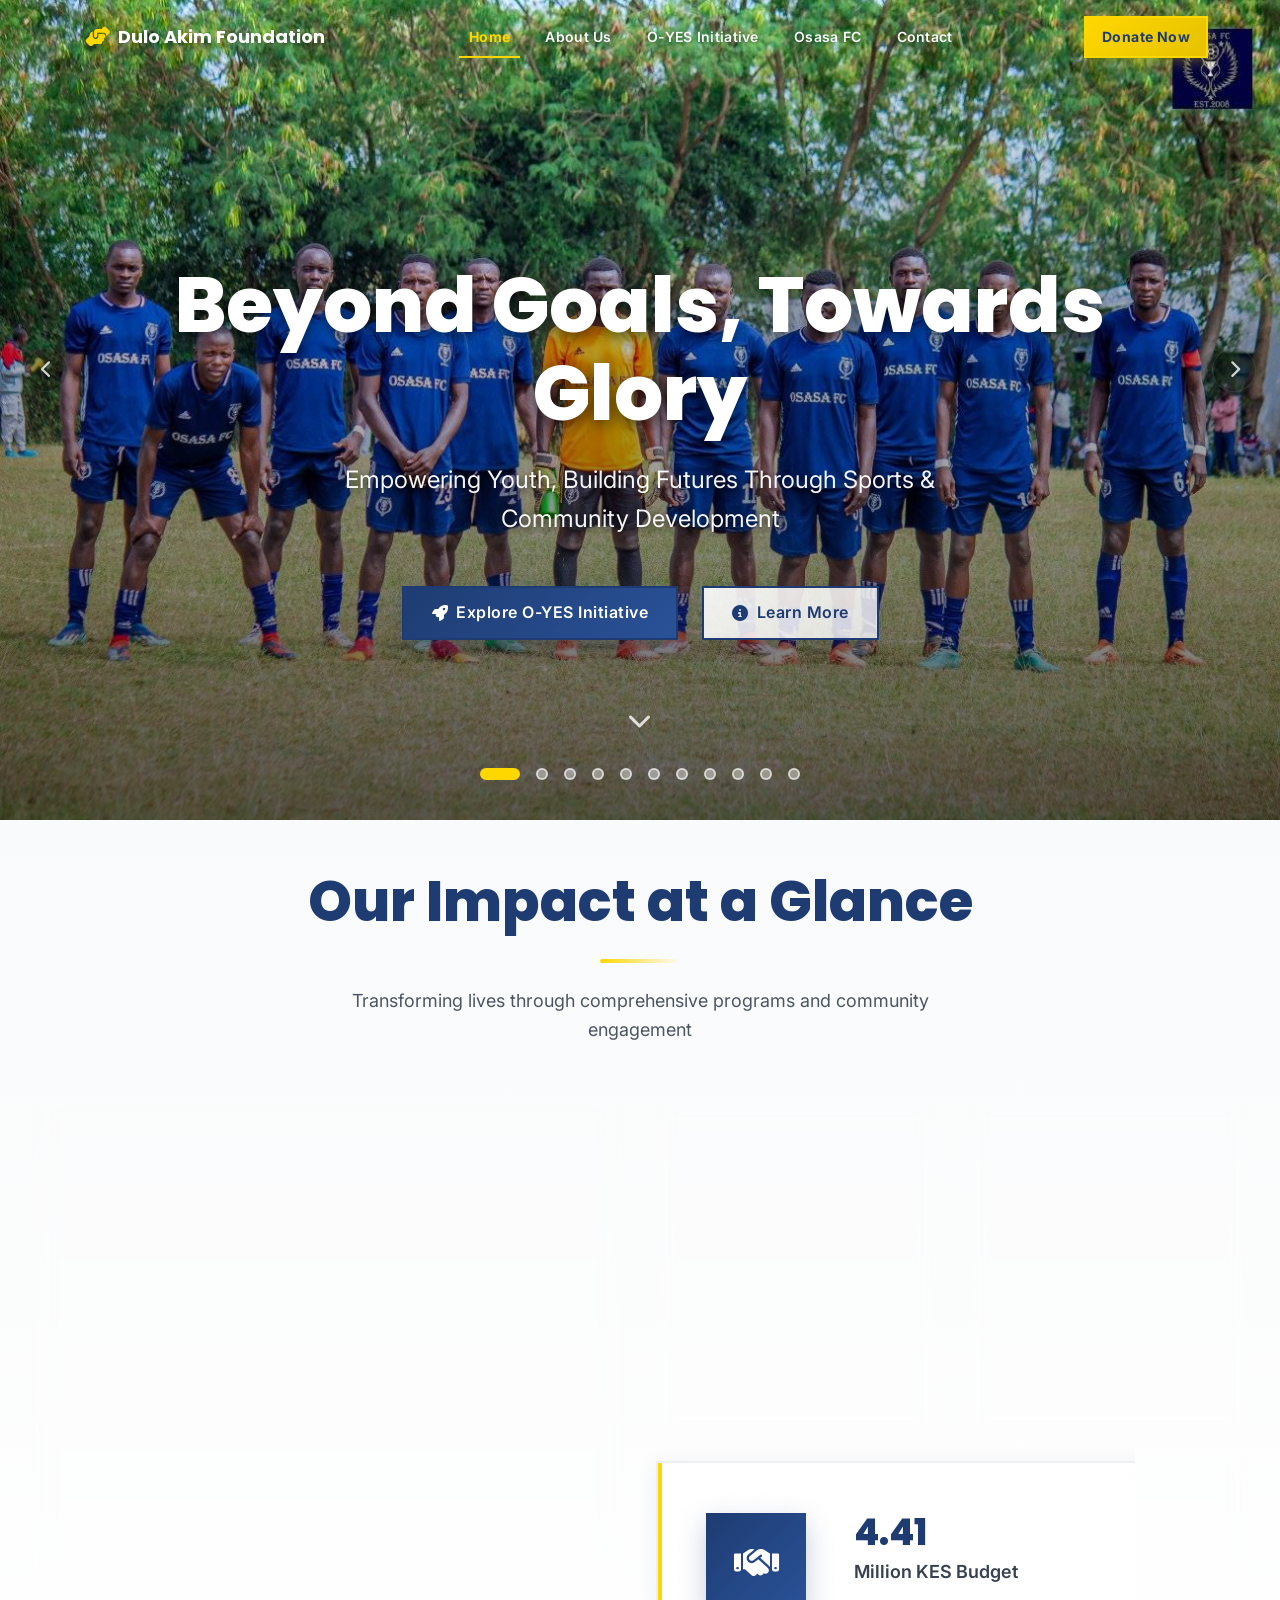
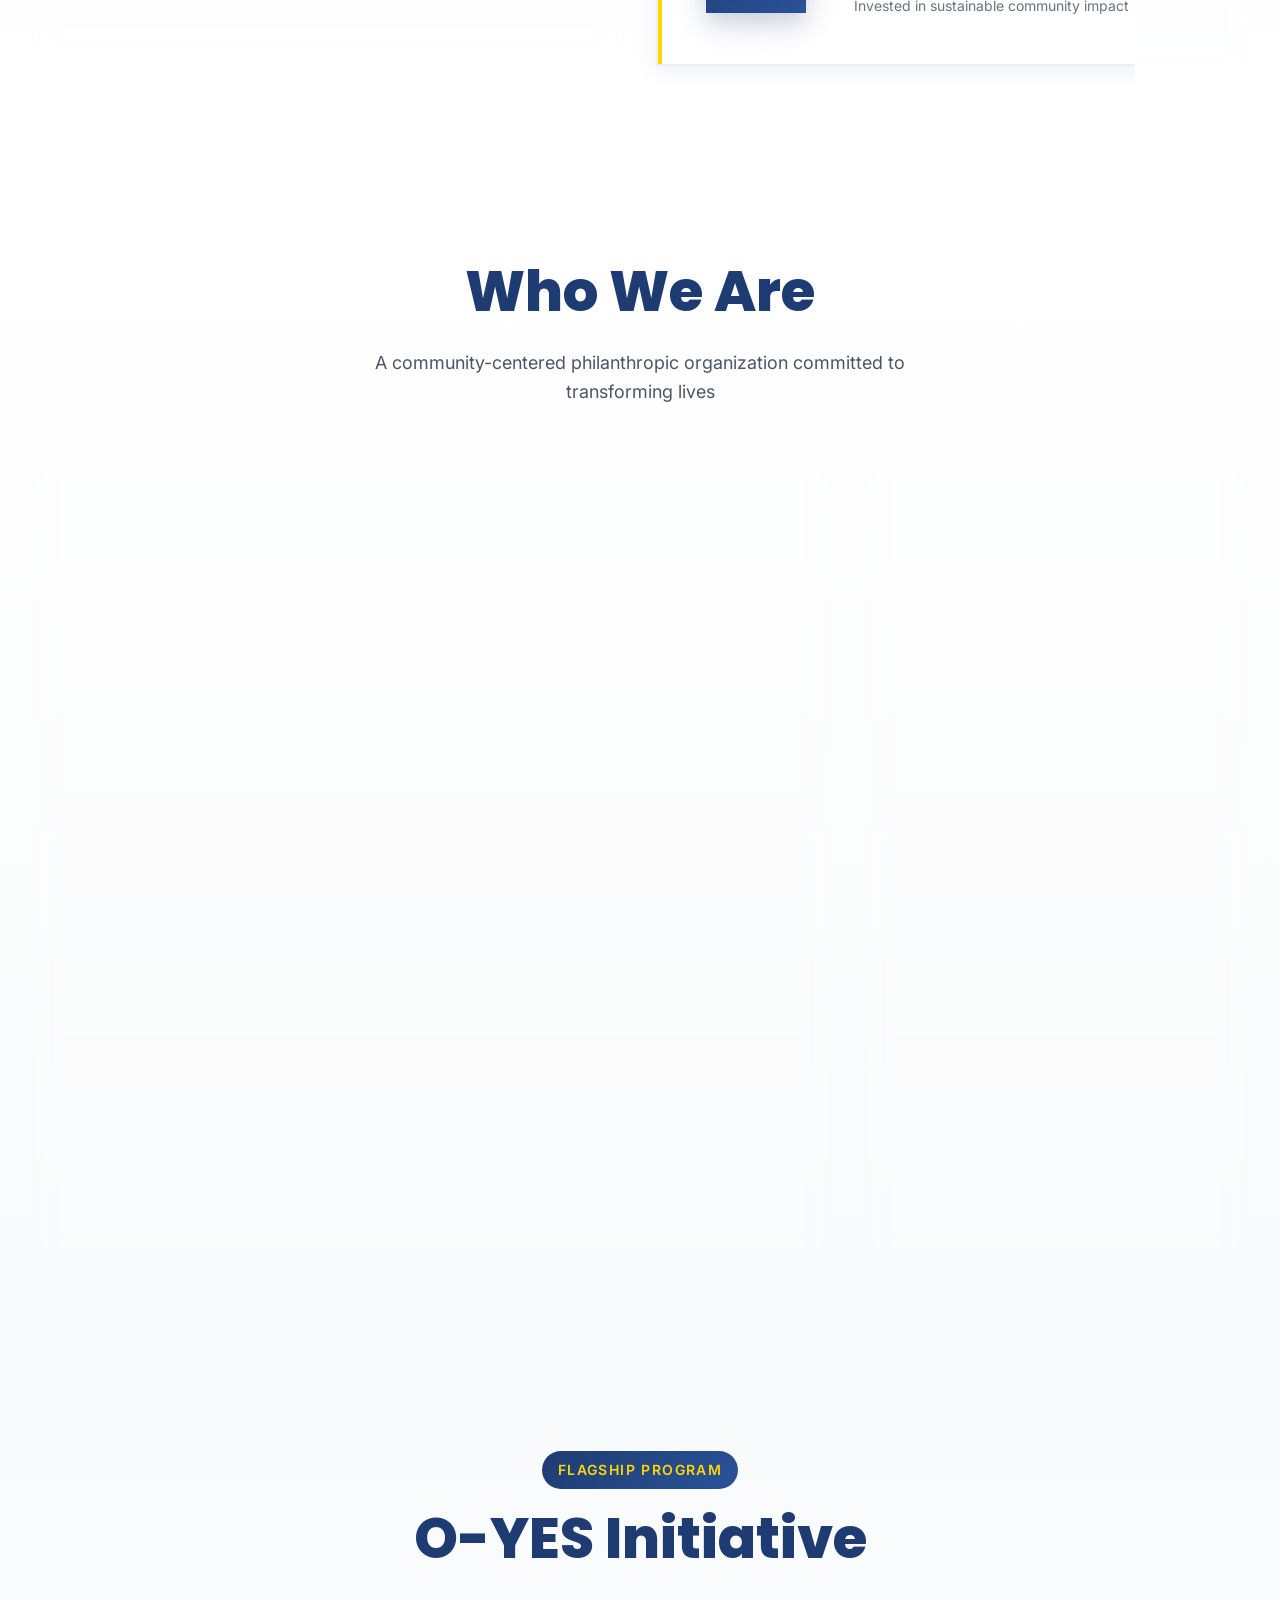
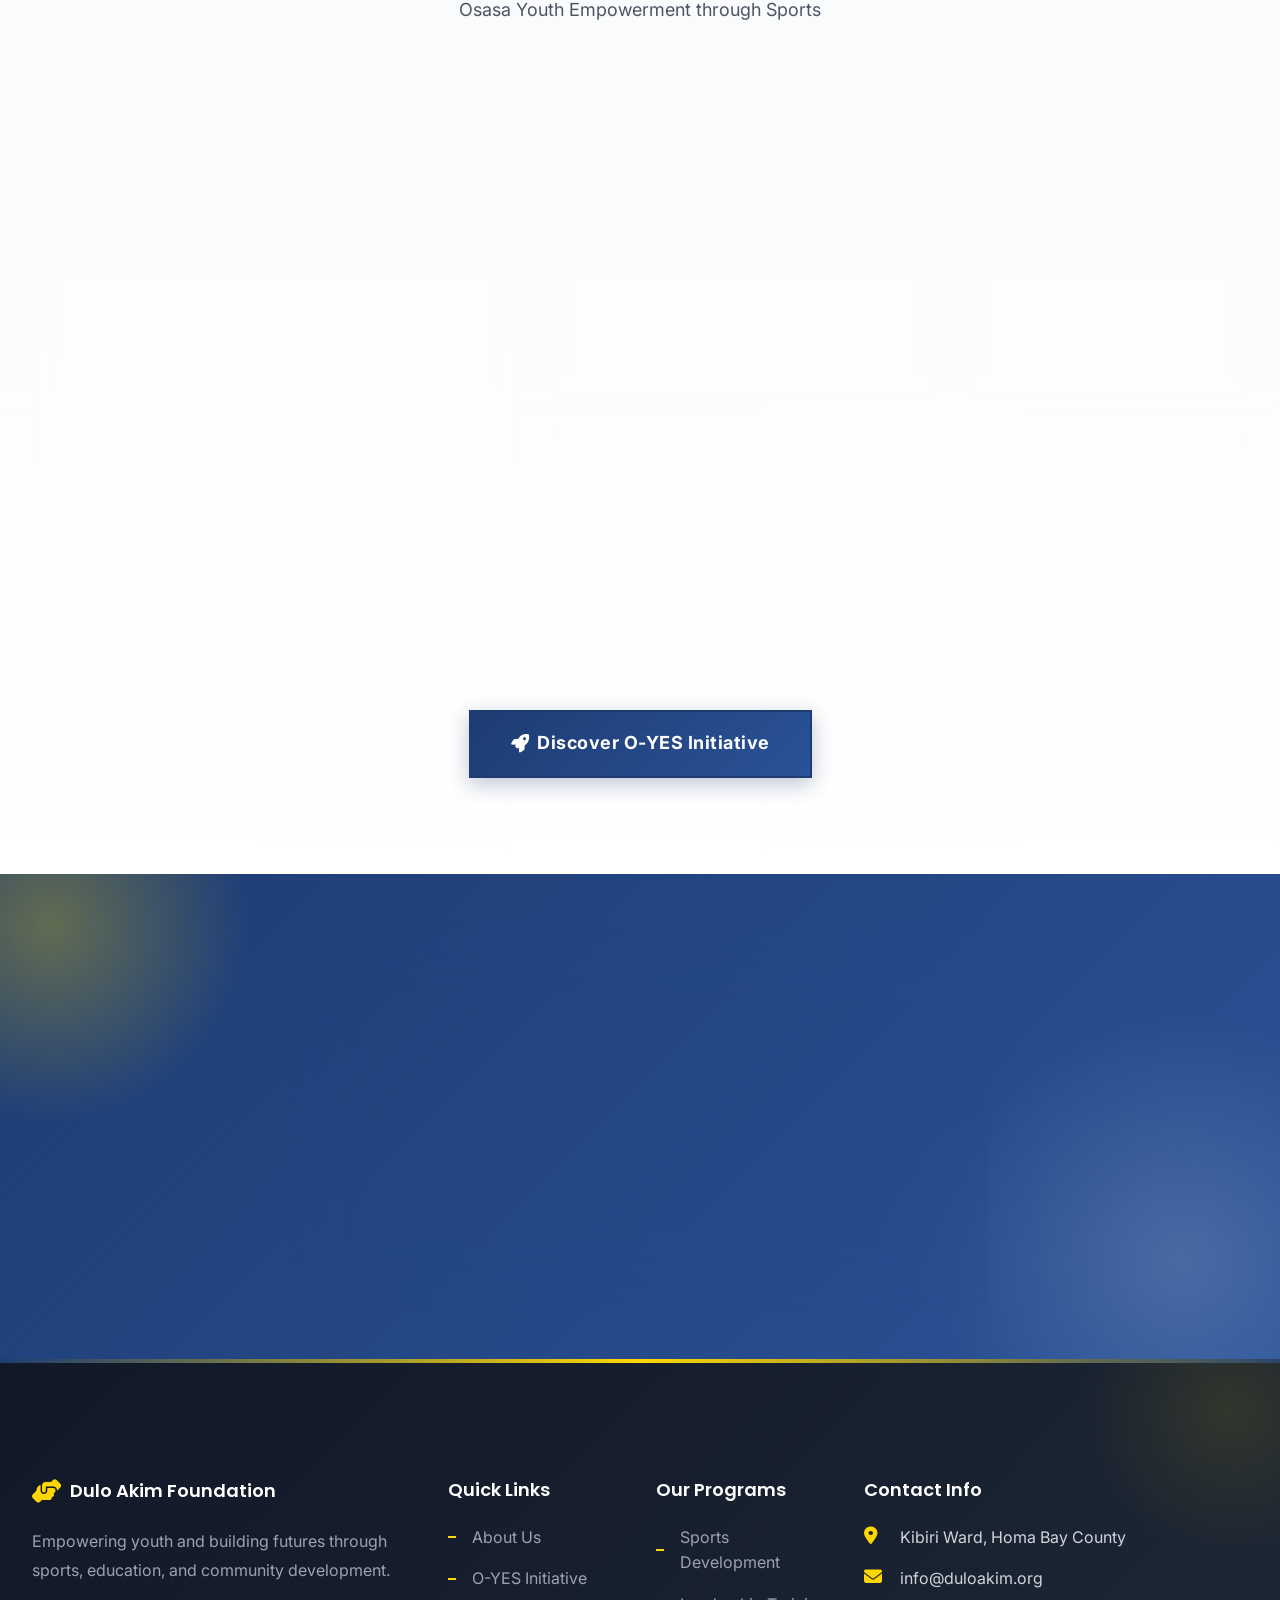
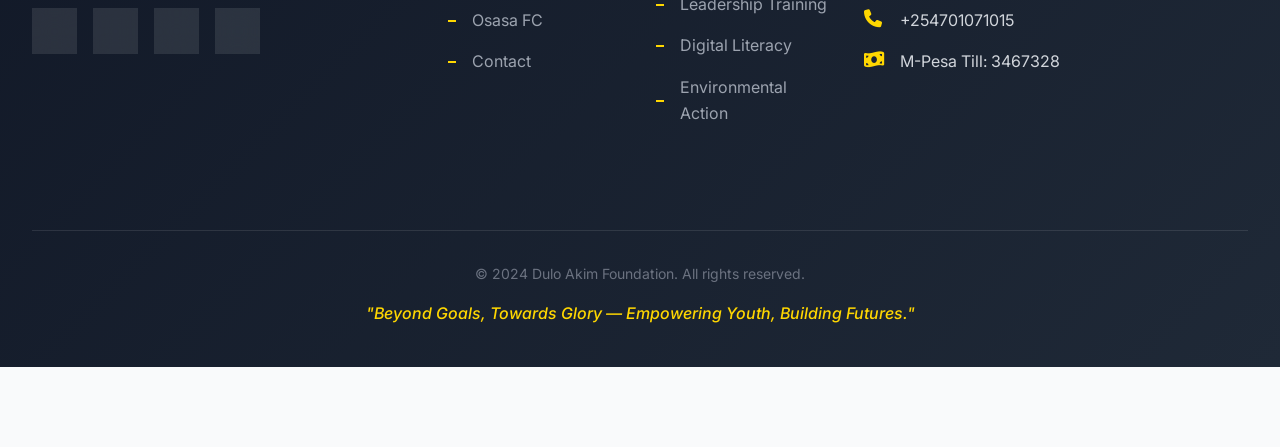
<file: index.html>
<!DOCTYPE html>
<html lang="en">
<head>
    <meta charset="UTF-8">
    <meta name="viewport" content="width=device-width, initial-scale=1.0">
    <meta name="description" content="Dulo Akim Foundation - Empowering Youth Through Sports, Education, and Community Development">
    <title>Home - Dulo Akim Foundation</title>
    
    <!-- Google Fonts -->
    <link rel="preconnect" href="https://fonts.googleapis.com">
    <link rel="preconnect" href="https://fonts.gstatic.com" crossorigin>
    <link href="https://fonts.googleapis.com/css2?family=Inter:wght@300;400;500;600&family=Poppins:wght@600;700;800&display=swap" rel="stylesheet">
    
    <!-- Font Awesome Icons -->
    <link rel="stylesheet" href="https://cdnjs.cloudflare.com/ajax/libs/font-awesome/6.4.0/css/all.min.css">
    
    <!-- CSS Files -->
    <link rel="stylesheet" href="css/main.css">
    <link rel="stylesheet" href="css/components/header.css">
    <link rel="stylesheet" href="css/components/footer.css">
    <link rel="stylesheet" href="css/home.css">
</head>
<body>
    <!-- Header/Navigation -->
    <header class="header">
        <nav class="navbar">
            <div class="nav-container">
                <div class="logo">
                    <i class="fas fa-hands-helping"></i>
                    <span>Dulo Akim Foundation</span>
                </div>
                
                <ul class="nav-menu">
                    <li><a href="index.html" class="active">Home</a></li>
                    <li><a href="about.html">About Us</a></li>
                    <li><a href="oyes-initiative.html">O-YES Initiative</a></li>
                    <li><a href="osasa-fc.html">Osasa FC</a></li>
                    <li><a href="contact.html">Contact</a></li>
                </ul>
                
                <div class="nav-actions">
                    <a href="contact.html" class="btn-donate">Donate Now</a>
                    <button class="mobile-menu-toggle" aria-label="Toggle menu">
                        <i class="fas fa-bars"></i>
                    </button>
                </div>
            </div>
        </nav>
    </header>

    <!-- Hero Section with Slideshow -->
    <section class="hero-slideshow">
        <div class="slideshow-container">
            <!-- Slide 1 -->
            <div class="slide active">
                <div class="slide-content">
                    <div class="container">
                        <h1 class="hero-title animate-fade-in">Beyond Goals, Towards Glory</h1>
                        <p class="hero-subtitle animate-fade-in-delay">Empowering Youth, Building Futures Through Sports & Community Development</p>
                        <div class="hero-buttons animate-fade-in-delay-2">
                            <a href="oyes-initiative.html" class="btn btn-primary">
                                <i class="fas fa-rocket"></i> Explore O-YES Initiative
                            </a>
                            <a href="about.html" class="btn btn-secondary">
                                <i class="fas fa-info-circle"></i> Learn More
                            </a>
                        </div>
                    </div>
                </div>
            </div>
            
            <!-- Slide 2 -->
            <div class="slide">
                <div class="slide-content">
                    <div class="container">
                        <h1 class="hero-title animate-fade-in">500+ Youth Empowered Annually</h1>
                        <p class="hero-subtitle animate-fade-in-delay">Through Sports, Education, Leadership & Digital Skills Training</p>
                        <div class="hero-buttons animate-fade-in-delay-2">
                            <a href="oyes-initiative.html" class="btn btn-primary">
                                <i class="fas fa-users"></i> Join the Movement
                            </a>
                            <a href="contact.html" class="btn btn-secondary">
                                <i class="fas fa-handshake"></i> Partner With Us
                            </a>
                        </div>
                    </div>
                </div>
            </div>
            
            <!-- Slide 3 -->
            <div class="slide">
                <div class="slide-content">
                    <div class="container">
                        <h1 class="hero-title animate-fade-in">Osasa Football Club</h1>
                        <p class="hero-subtitle animate-fade-in-delay">Nurturing Talent, Building Champions, Transforming Communities</p>
                        <div class="hero-buttons animate-fade-in-delay-2">
                            <a href="osasa-fc.html" class="btn btn-primary">
                                <i class="fas fa-futbol"></i> Meet Our Team
                            </a>
                            <a href="contact.html" class="btn btn-secondary">
                                <i class="fas fa-trophy"></i> Support Our Journey
                            </a>
                        </div>
                    </div>
                </div>
            </div>

            <!-- Slide 4 (New) -->
            <div class="slide">
                <div class="slide-content">
                    <div class="container">
                        <h1 class="hero-title animate-fade-in">Community Impact</h1>
                        <p class="hero-subtitle animate-fade-in-delay">Creating lasting change through our various initiatives.</p>
                        <div class="hero-buttons animate-fade-in-delay-2">
                            <a href="about.html" class="btn btn-primary">
                                <i class="fas fa-info-circle"></i> Learn More
                            </a>
                        </div>
                    </div>
                </div>
            </div>

            <!-- Slide 5 (New) -->
            <div class="slide">
                <div class="slide-content">
                    <div class="container">
                        <h1 class="hero-title animate-fade-in">Education for All</h1>
                        <p class="hero-subtitle animate-fade-in-delay">Providing scholarships and educational support.</p>
                        <div class="hero-buttons animate-fade-in-delay-2">
                            <a href="oyes-initiative.html" class="btn btn-primary">
                                <i class="fas fa-graduation-cap"></i> Our Programs
                            </a>
                        </div>
                    </div>
                </div>
            </div>

            <!-- Slide 6 (New) -->
            <div class="slide">
                <div class="slide-content">
                    <div class="container">
                        <h1 class="hero-title animate-fade-in">Leadership & Life Skills</h1>
                        <p class="hero-subtitle animate-fade-in-delay">Empowering the next generation of leaders.</p>
                        <div class="hero-buttons animate-fade-in-delay-2">
                            <a href="oyes-initiative.html" class="btn btn-primary">
                                <i class="fas fa-lightbulb"></i> Discover More
                            </a>
                        </div>
                    </div>
                </div>
            </div>

            <!-- Slide 7 (New) -->
            <div class="slide">
                <div class="slide-content">
                    <div class="container">
                        <h1 class="hero-title animate-fade-in">Environmental Stewardship</h1>
                        <p class="hero-subtitle animate-fade-in-delay">Taking action for a greener future.</p>
                        <div class="hero-buttons animate-fade-in-delay-2">
                            <a href="oyes-initiative.html" class="btn btn-primary">
                                <i class="fas fa-leaf"></i> Get Involved
                            </a>
                        </div>
                    </div>
                </div>
            </div>

            <!-- Slide 8 (New) -->
            <div class="slide">
                <div class="slide-content">
                    <div class="container">
                        <h1 class="hero-title animate-fade-in">Economic Empowerment</h1>
                        <p class="hero-subtitle animate-fade-in-delay">Creating opportunities for sustainable livelihoods.</p>
                        <div class="hero-buttons animate-fade-in-delay-2">
                            <a href="oyes-initiative.html" class="btn btn-primary">
                                <i class="fas fa-chart-line"></i> Our Impact
                            </a>
                        </div>
                    </div>
                </div>
            </div>

            <!-- Slide 9 (New) -->
            <div class="slide">
                <div class="slide-content">
                    <div class="container">
                        <h1 class="hero-title animate-fade-in">Join Our Cause</h1>
                        <p class="hero-subtitle animate-fade-in-delay">Be a part of the change in Homa Bay County.</p>
                        <div class="hero-buttons animate-fade-in-delay-2">
                            <a href="contact.html" class="btn btn-primary">
                                <i class="fas fa-handshake"></i> Partner With Us
                            </a>
                        </div>
                    </div>
                </div>
            </div>

            <!-- Slide 10 (New) -->
            <div class="slide">
                <div class="slide-content">
                    <div class="container">
                        <h1 class="hero-title animate-fade-in">Talent Nurturing</h1>
                        <p class="hero-subtitle animate-fade-in-delay">From grassroots to greatness.</p>
                        <div class="hero-buttons animate-fade-in-delay-2">
                            <a href="osasa-fc.html" class="btn btn-primary">
                                <i class="fas fa-futbol"></i> Osasa FC
                            </a>
                        </div>
                    </div>
                </div>
            </div>

            <!-- Slide 11 (New) -->
            <div class="slide">
                <div class="slide-content">
                    <div class="container">
                        <h1 class="hero-title animate-fade-in">A Brighter Future</h1>
                        <p class="hero-subtitle animate-fade-in-delay">Together, we can make a difference.</p>
                        <div class="hero-buttons animate-fade-in-delay-2">
                            <a href="contact.html" class="btn btn-primary">
                                <i class="fas fa-heart"></i> Donate Now
                            </a>
                        </div>
                    </div>
                </div>
            </div>
        </div>
        
        <!-- Slideshow Controls -->
        <div class="slideshow-controls">
            <button class="slide-btn prev" aria-label="Previous slide">
                <i class="fas fa-chevron-left"></i>
            </button>
            <button class="slide-btn next" aria-label="Next slide">
                <i class="fas fa-chevron-right"></i>
            </button>
        </div>
        
        <!-- Slideshow Indicators -->
        <div class="slideshow-indicators">
            <span class="indicator active" data-slide="0"></span>
            <span class="indicator" data-slide="1"></span>
            <span class="indicator" data-slide="2"></span>
            <span class="indicator" data-slide="3"></span>
            <span class="indicator" data-slide="4"></span>
            <span class="indicator" data-slide="5"></span>
            <span class="indicator" data-slide="6"></span>
            <span class="indicator" data-slide="7"></span>
            <span class="indicator" data-slide="8"></span>
            <span class="indicator" data-slide="9"></span>
            <span class="indicator" data-slide="10"></span>
        </div>
        
        <!-- Scroll Indicator -->
        <div class="scroll-indicator">
            <i class="fas fa-chevron-down"></i>
        </div>
    </section>

    <!-- Impact Stats Section - Classic Meets Modern -->
    <section class="stats-section">
        <div class="container">
            <div class="section-header">
                <h2 class="section-title">Our Impact at a Glance</h2>
                <div class="title-underline"></div>
                <p class="section-subtitle">Transforming lives through comprehensive programs and community engagement</p>
            </div>

            <div class="grid-system">
                <!-- Large Featured Stat -->
                <div class="grid-item grid-span-6 grid-row-span-2">
                    <div class="stat-card-featured">
                        <div class="stat-card-accent"></div>
                        <div class="stat-card-image">
                            <img src="assets/slideshow (5).jpg" alt="Youth empowerment">
                        </div>
                        <div class="stat-icon-featured">
                            <i class="fas fa-users"></i>
                        </div>
                        <h3 class="stat-number-featured" data-target="500">0</h3>
                        <p class="stat-label-featured">Youth Empowered Annually</p>
                        <p class="stat-description">Through our comprehensive programs across Homa Bay County, we continue to uplift and inspire the next generation.</p>
                        <div class="stat-progress">
                            <div class="progress-bar"></div>
                        </div>
                    </div>
                </div>
                
                <!-- Top Right Stats Row -->
                <div class="grid-item grid-span-3 stat-card-classic">
                    <div class="classic-card-header">
                        <div class="stat-icon">
                            <i class="fas fa-calendar-alt"></i>
                        </div>
                    </div>
                    <h3 class="stat-number" data-target="3">0</h3>
                    <p class="stat-label">Years of Impact</p>
                    <p class="stat-mini-desc">Dedicated to community development</p>
                </div>
                
                <div class="grid-item grid-span-3 stat-card-classic">
                    <div class="classic-card-header">
                        <div class="stat-icon">
                            <i class="fas fa-project-diagram"></i>
                        </div>
                    </div>
                    <h3 class="stat-number" data-target="13">0</h3>
                    <p class="stat-label">Program Areas</p>
                    <p class="stat-mini-desc">Comprehensive initiatives</p>
                </div>
                
                <!-- Wide Bottom Stat -->
                <div class="grid-item grid-span-6">
                    <div class="stat-card-horizontal">
                        <div class="stat-card-left">
                            <div class="stat-icon-large">
                                <i class="fas fa-handshake"></i>
                            </div>
                        </div>
                        <div class="stat-card-right">
                            <h3 class="stat-number" data-target="9.84">0</h3>
                            <p class="stat-label">Million KES Budget</p>
                            <p class="stat-mini-desc">Invested in sustainable community impact</p>
                        </div>
                    </div>
                </div>
            </div>
        </div>
    </section>

    <!-- About Foundation Section - Grid Layout -->
    <section class="about-preview">
        <div class="container">
            <div class="section-header center">
                <h2 class="section-title">Who We Are</h2>
                <p class="section-subtitle">A community-centered philanthropic organization committed to transforming lives</p>
            </div>
            
            <div class="grid-system">
                <div class="grid-item grid-span-8 about-content-card glass-card">
                    <p class="lead-text">
                        Dulo Akim Foundation is dedicated to empowering vulnerable youth, supporting education, 
                        promoting sports development, advancing environmental conservation, and enhancing community 
                        livelihoods across Homa Bay County and beyond.
                    </p>
                    
                    <div class="focus-areas-grid">
                        <div class="focus-item glass-card">
                            <i class="fas fa-futbol"></i>
                            <span>Sports Development & Talent Nurturing</span>
                        </div>
                        <div class="focus-item glass-card">
                            <i class="fas fa-graduation-cap"></i>
                            <span>Education Support & Scholarships</span>
                        </div>
                        <div class="focus-item glass-card">
                            <i class="fas fa-lightbulb"></i>
                            <span>Leadership & Life Skills Empowerment</span>
                        </div>
                        <div class="focus-item glass-card">
                            <i class="fas fa-leaf"></i>
                            <span>Environmental Conservation & Climate Action</span>
                        </div>
                        <div class="focus-item glass-card">
                            <i class="fas fa-chart-line"></i>
                            <span>Economic Empowerment & Mentorship</span>
                        </div>
                    </div>
                    
                    <a href="about.html" class="btn btn-primary">
                        <i class="fas fa-arrow-right"></i> Learn More About Us
                    </a>
                </div>
                
                <div class="grid-item grid-span-4 about-visual glass-card">
                    <div class="about-image-container">
                        <img src="assets/slideshow (6).jpg" alt="Community impact">
                        <div class="about-image-overlay">
                            <div class="mission-card">
                                <i class="fas fa-bullseye"></i>
                                <h3>Our Mission</h3>
                                <p>Driving sustainable youth and community development through structured programs and long-term social investment initiatives.</p>
                            </div>
                        </div>
                    </div>
                </div>
            </div>
        </div>
    </section>

    <!-- O-YES Initiative Highlight - Grid Layout -->
    <section class="oyes-highlight">
        <div class="container">
            <div class="section-header center">
                <span class="section-label">Flagship Program</span>
                <h2 class="section-title">O-YES Initiative</h2>
                <p class="section-subtitle">Osasa Youth Empowerment through Sports</p>
            </div>
            
            <div class="grid-system">
                <div class="grid-item grid-span-5 grid-row-span-2 feature-card-large glass-card">
                    <div class="feature-image-bg">
                        <img src="assets/slideshow (7).jpg" alt="Talent development">
                    </div>
                    <div class="feature-icon-large">
                        <i class="fas fa-trophy"></i>
                    </div>
                    <h3>Talent Development</h3>
                    <p>Annual football tournaments, talent scouting, and establishment of Youth Football Academy. We identify and nurture the next generation of football stars.</p>
                    <a href="oyes-initiative.html" class="btn btn-secondary">
                        <i class="fas fa-arrow-right"></i> Learn More
                    </a>
                </div>
                
                <div class="grid-item grid-span-4 feature-card glass-card">
                    <div class="feature-image-bg">
                        <img src="assets/slideshow (8).jpg" alt="Leadership training">
                    </div>
                    <div class="feature-icon">
                        <i class="fas fa-user-tie"></i>
                    </div>
                    <h3>Leadership Training</h3>
                    <p>Mentorship programs and life-skills workshops to build future leaders</p>
                </div>
                
                <div class="grid-item grid-span-3 feature-card glass-card">
                    <div class="feature-image-bg">
                        <img src="assets/slideshow (9).jpg" alt="Digital literacy">
                    </div>
                    <div class="feature-icon">
                        <i class="fas fa-laptop-code"></i>
                    </div>
                    <h3>Digital Literacy</h3>
                    <p>ICT & AI training for the digital economy</p>
                </div>
                
                <div class="grid-item grid-span-7 feature-card-wide glass-card">
                    <div class="feature-image-bg">
                        <img src="assets/slideshow (10).jpg" alt="Environmental action">
                    </div>
                    <div class="feature-content-horizontal">
                        <div class="feature-icon">
                            <i class="fas fa-seedling"></i>
                        </div>
                        <div class="feature-text">
                            <h3>Environmental Action</h3>
                            <p>Youth-driven conservation programs and greening initiatives across Homa Bay County</p>
                        </div>
                    </div>
                </div>
            </div>
            
            <div class="cta-center">
                <a href="oyes-initiative.html" class="btn btn-large btn-primary">
                    <i class="fas fa-rocket"></i> Discover O-YES Initiative
                </a>
            </div>
        </div>
    </section>

    <!-- Call to Action -->
    <section class="cta-section">
        <div class="container">
            <div class="cta-content">
                <h2>Join Us in Transforming Lives</h2>
                <p>Your support can help us empower more youth and build stronger communities</p>
                <div class="cta-buttons">
                    <a href="contact.html" class="btn btn-primary btn-large">
                        <i class="fas fa-heart"></i> Donate Now
                    </a>
                    <a href="contact.html" class="btn btn-secondary btn-large">
                        <i class="fas fa-handshake"></i> Partner With Us
                    </a>
                </div>
            </div>
        </div>
    </section>

    <!-- Footer -->
    <footer class="footer">
        <div class="container">
            <div class="footer-grid">
                <div class="footer-col">
                    <h3 class="footer-title">
                        <i class="fas fa-hands-helping"></i>
                        Dulo Akim Foundation
                    </h3>
                    <p>Empowering youth and building futures through sports, education, and community development.</p>
                    <div class="social-links">
                        <a href="#" aria-label="Facebook"><i class="fab fa-facebook-f"></i></a>
                        <a href="#" aria-label="Twitter"><i class="fab fa-twitter"></i></a>
                        <a href="#" aria-label="Instagram"><i class="fab fa-instagram"></i></a>
                        <a href="#" aria-label="LinkedIn"><i class="fab fa-linkedin-in"></i></a>
                    </div>
                </div>
                
                <div class="footer-col">
                    <h4>Quick Links</h4>
                    <ul>
                        <li><a href="about.html">About Us</a></li>
                        <li><a href="oyes-initiative.html">O-YES Initiative</a></li>
                        <li><a href="osasa-fc.html">Osasa FC</a></li>
                        <li><a href="contact.html">Contact</a></li>
                    </ul>
                </div>
                
                <div class="footer-col">
                    <h4>Our Programs</h4>
                    <ul>
                        <li><a href="oyes-initiative.html">Sports Development</a></li>
                        <li><a href="oyes-initiative.html">Leadership Training</a></li>
                        <li><a href="oyes-initiative.html">Digital Literacy</a></li>
                        <li><a href="oyes-initiative.html">Environmental Action</a></li>
                    </ul>
                </div>
                
                <div class="footer-col">
                    <h4>Contact Info</h4>
                    <ul class="contact-info">
                        <li><i class="fas fa-map-marker-alt"></i> Kibiri Ward, Homa Bay County</li>
                        <li><i class="fas fa-envelope"></i> info@duloakim.org</li>
                        <li><i class="fas fa-phone"></i> +254701071015</li>
                        <li><i class="fas fa-money-bill-wave"></i> M-Pesa Till: 3467328</li>
                    </ul>
                </div>
            </div>
            
            <div class="footer-bottom">
                <p>&copy; 2024 Dulo Akim Foundation. All rights reserved.</p>
                <p class="motto">"Beyond Goals, Towards Glory — Empowering Youth, Building Futures."</p>
            </div>
        </div>
    </footer>

    <!-- JavaScript Files -->
    <script src="js/slideshow.js"></script>
    <script src="js/main.js"></script>
</body>
</html>
</file>
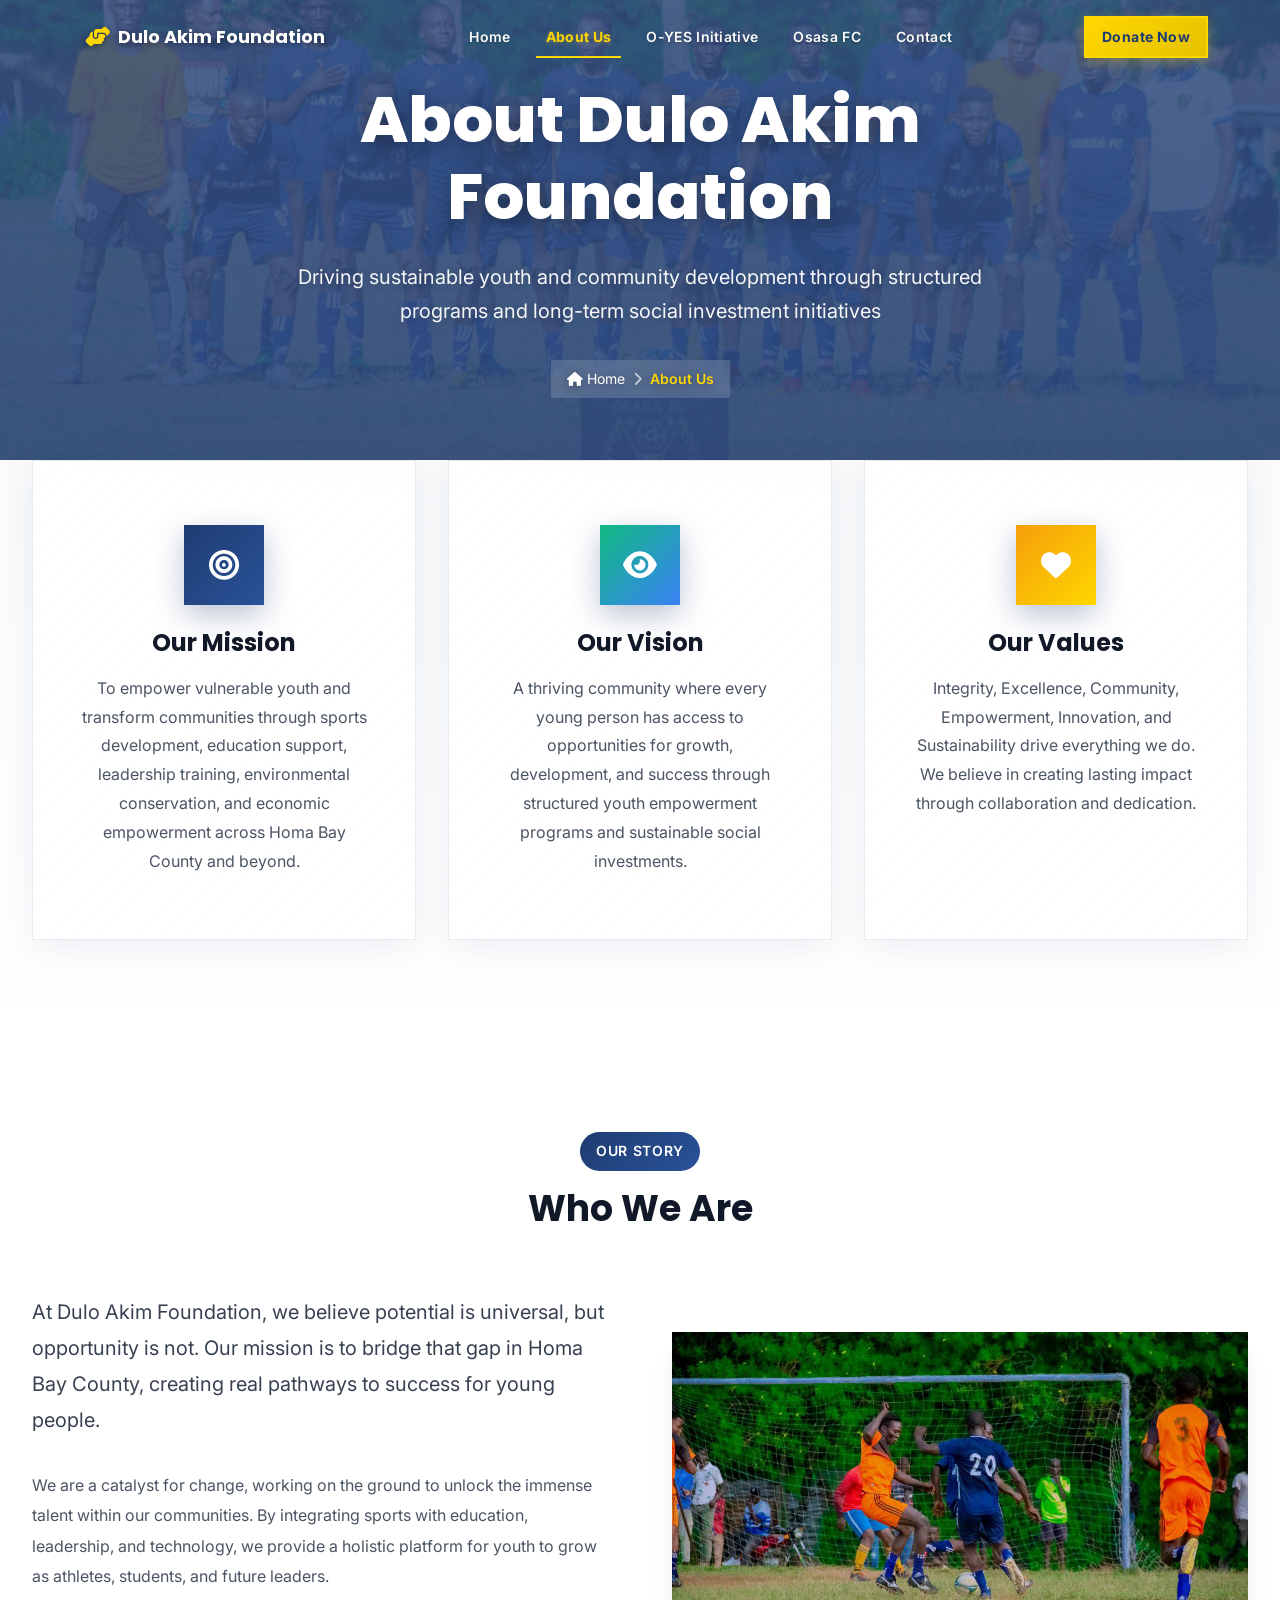
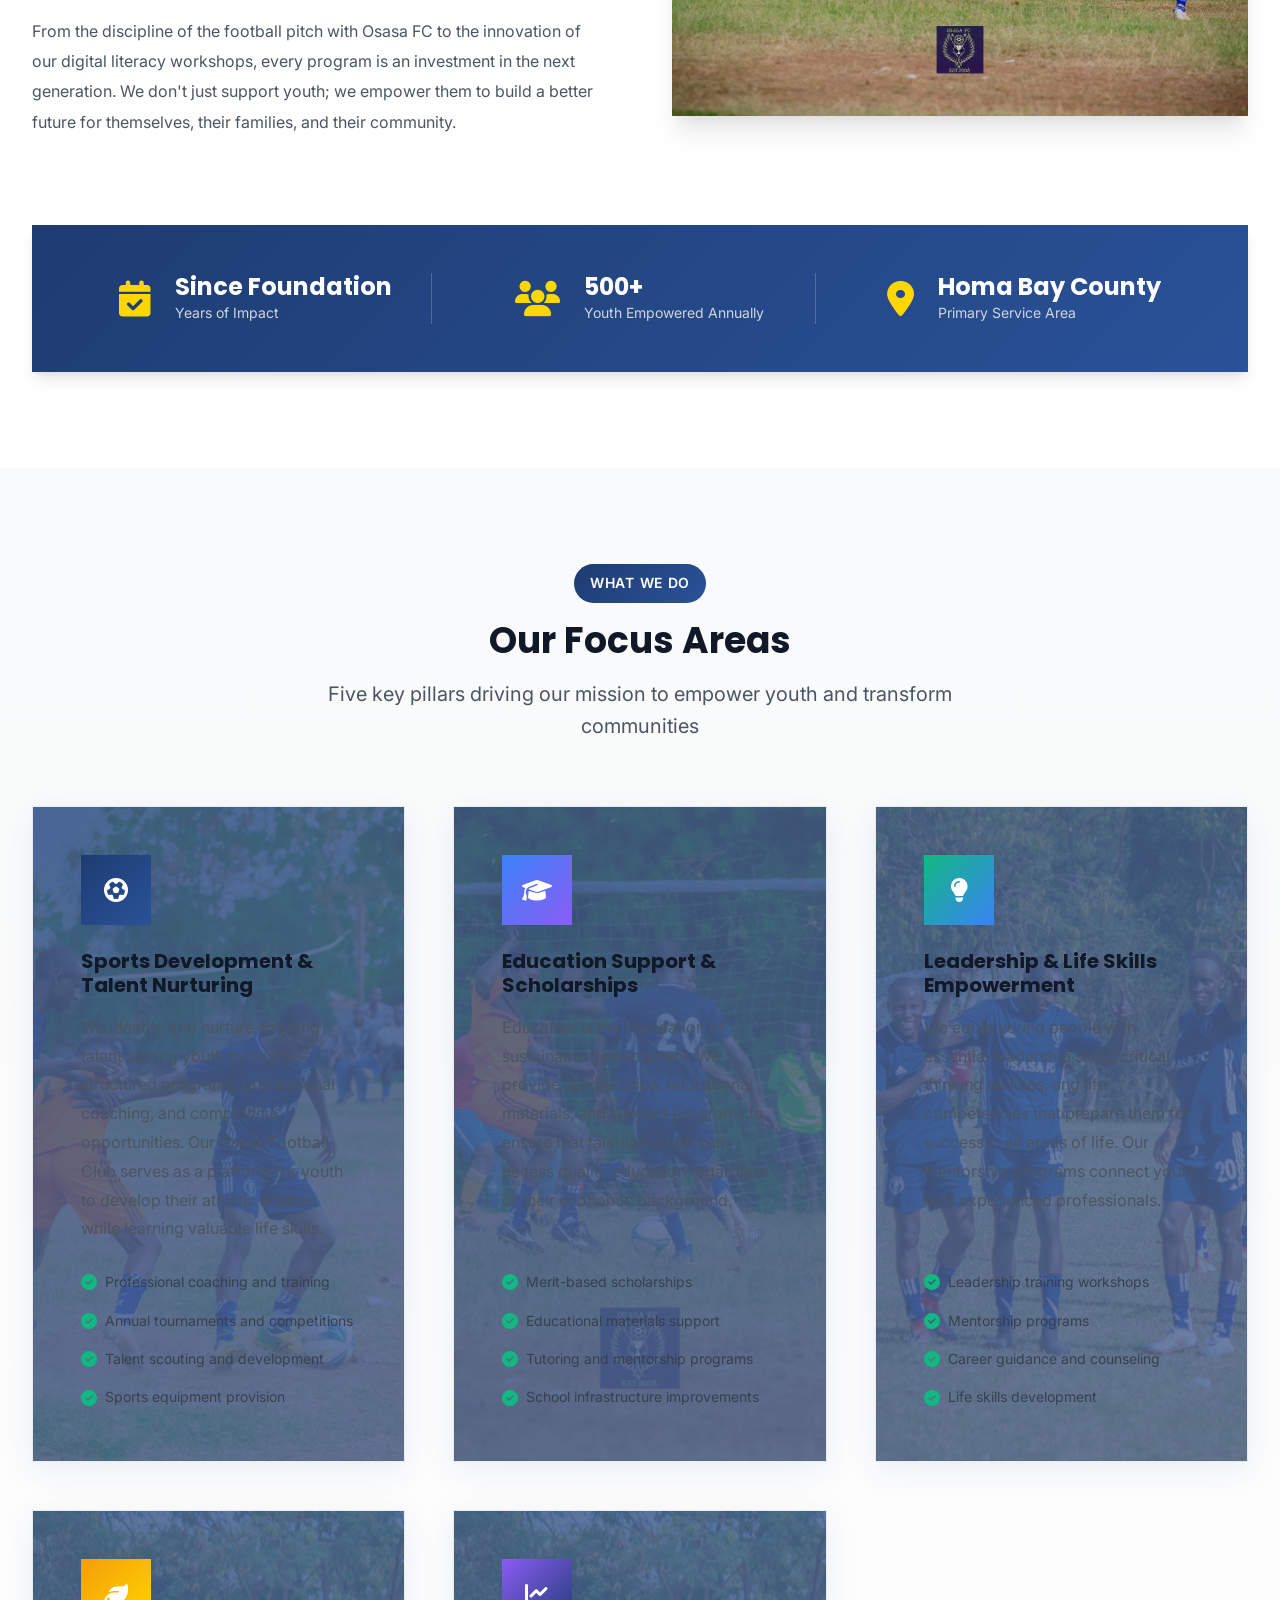
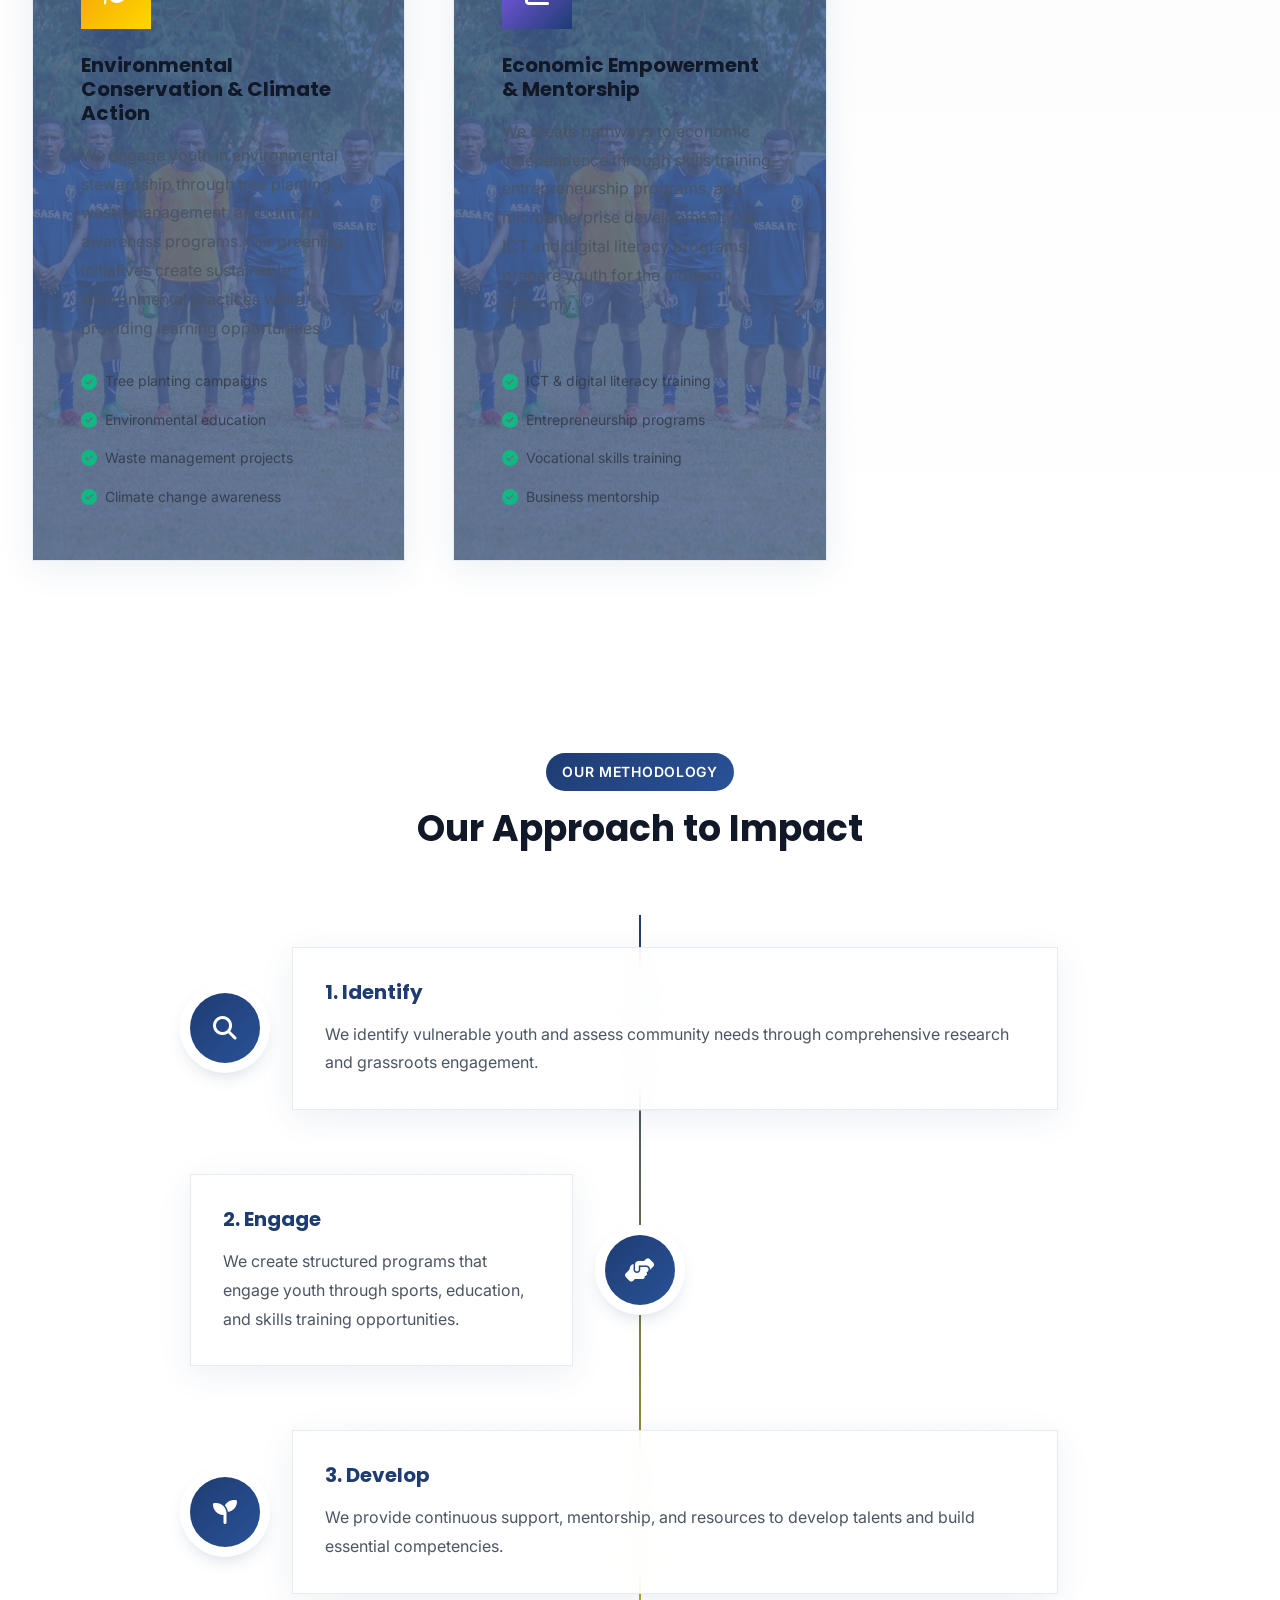
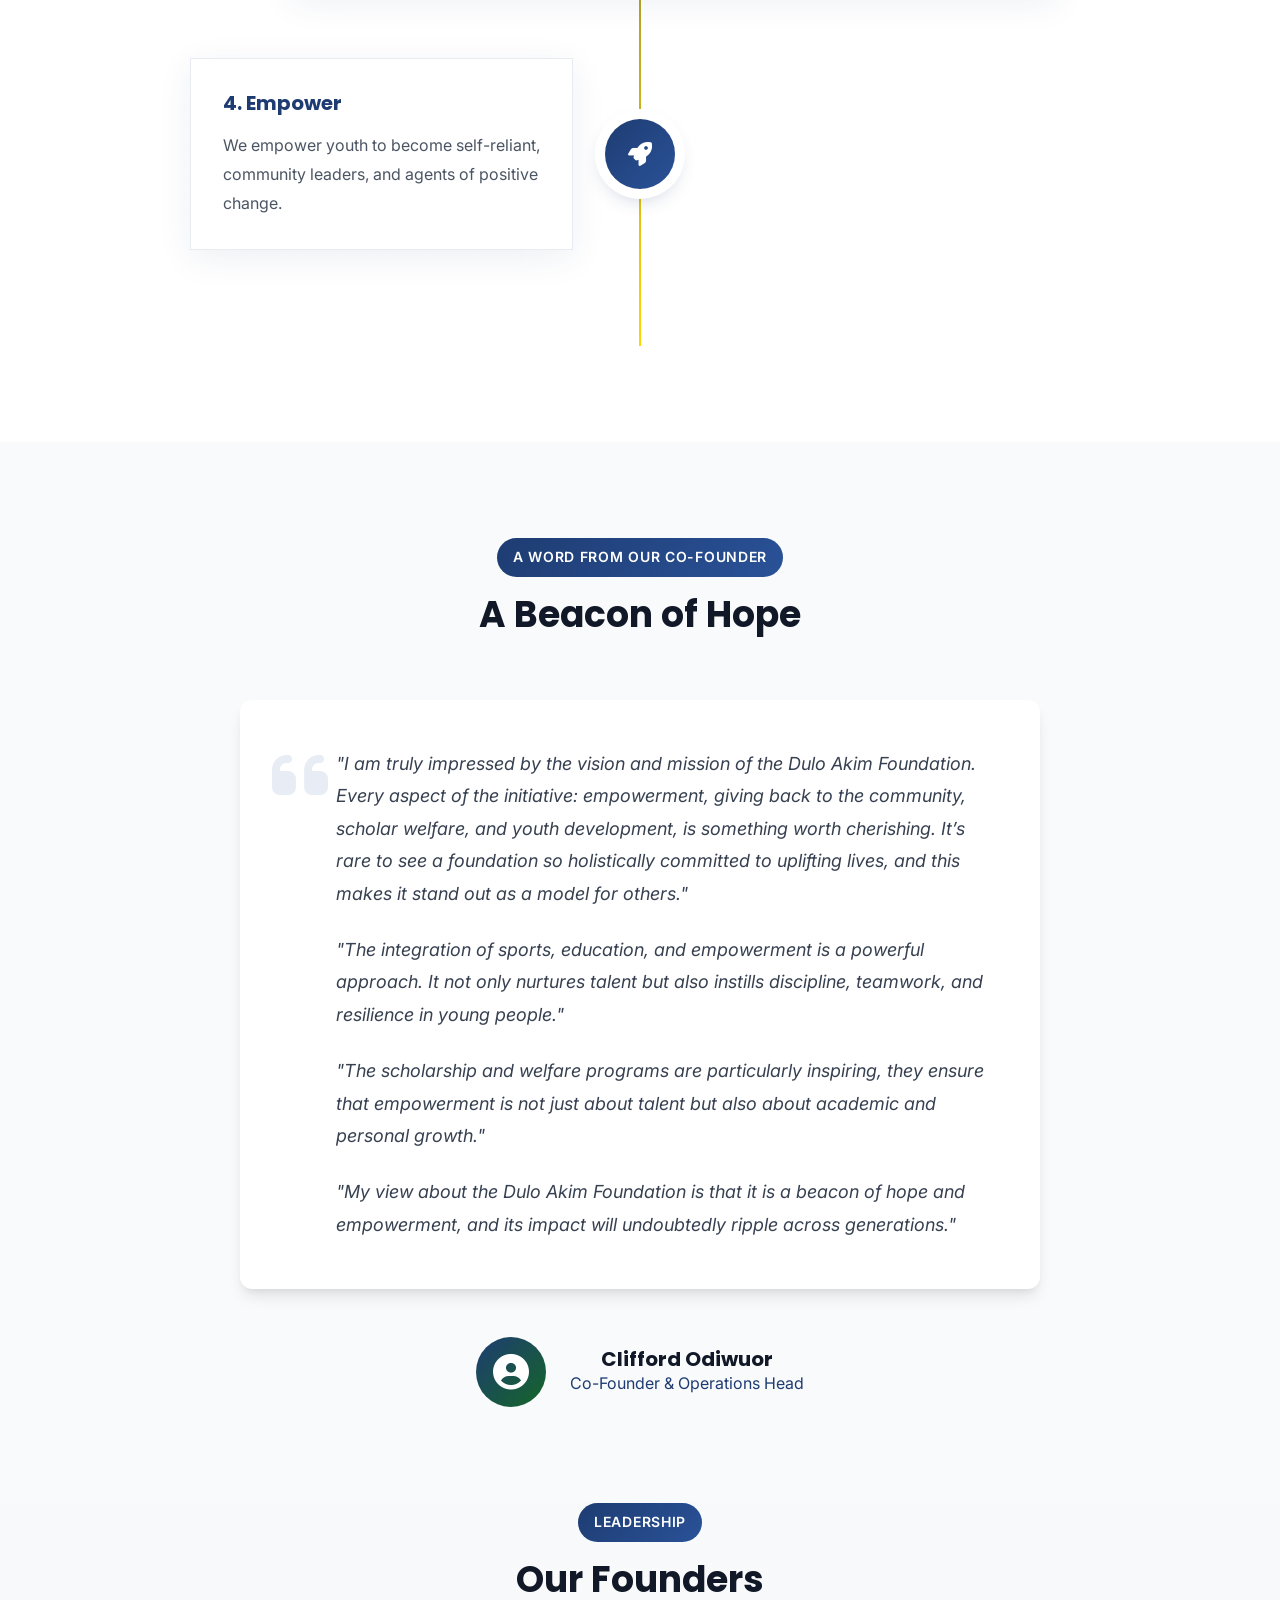
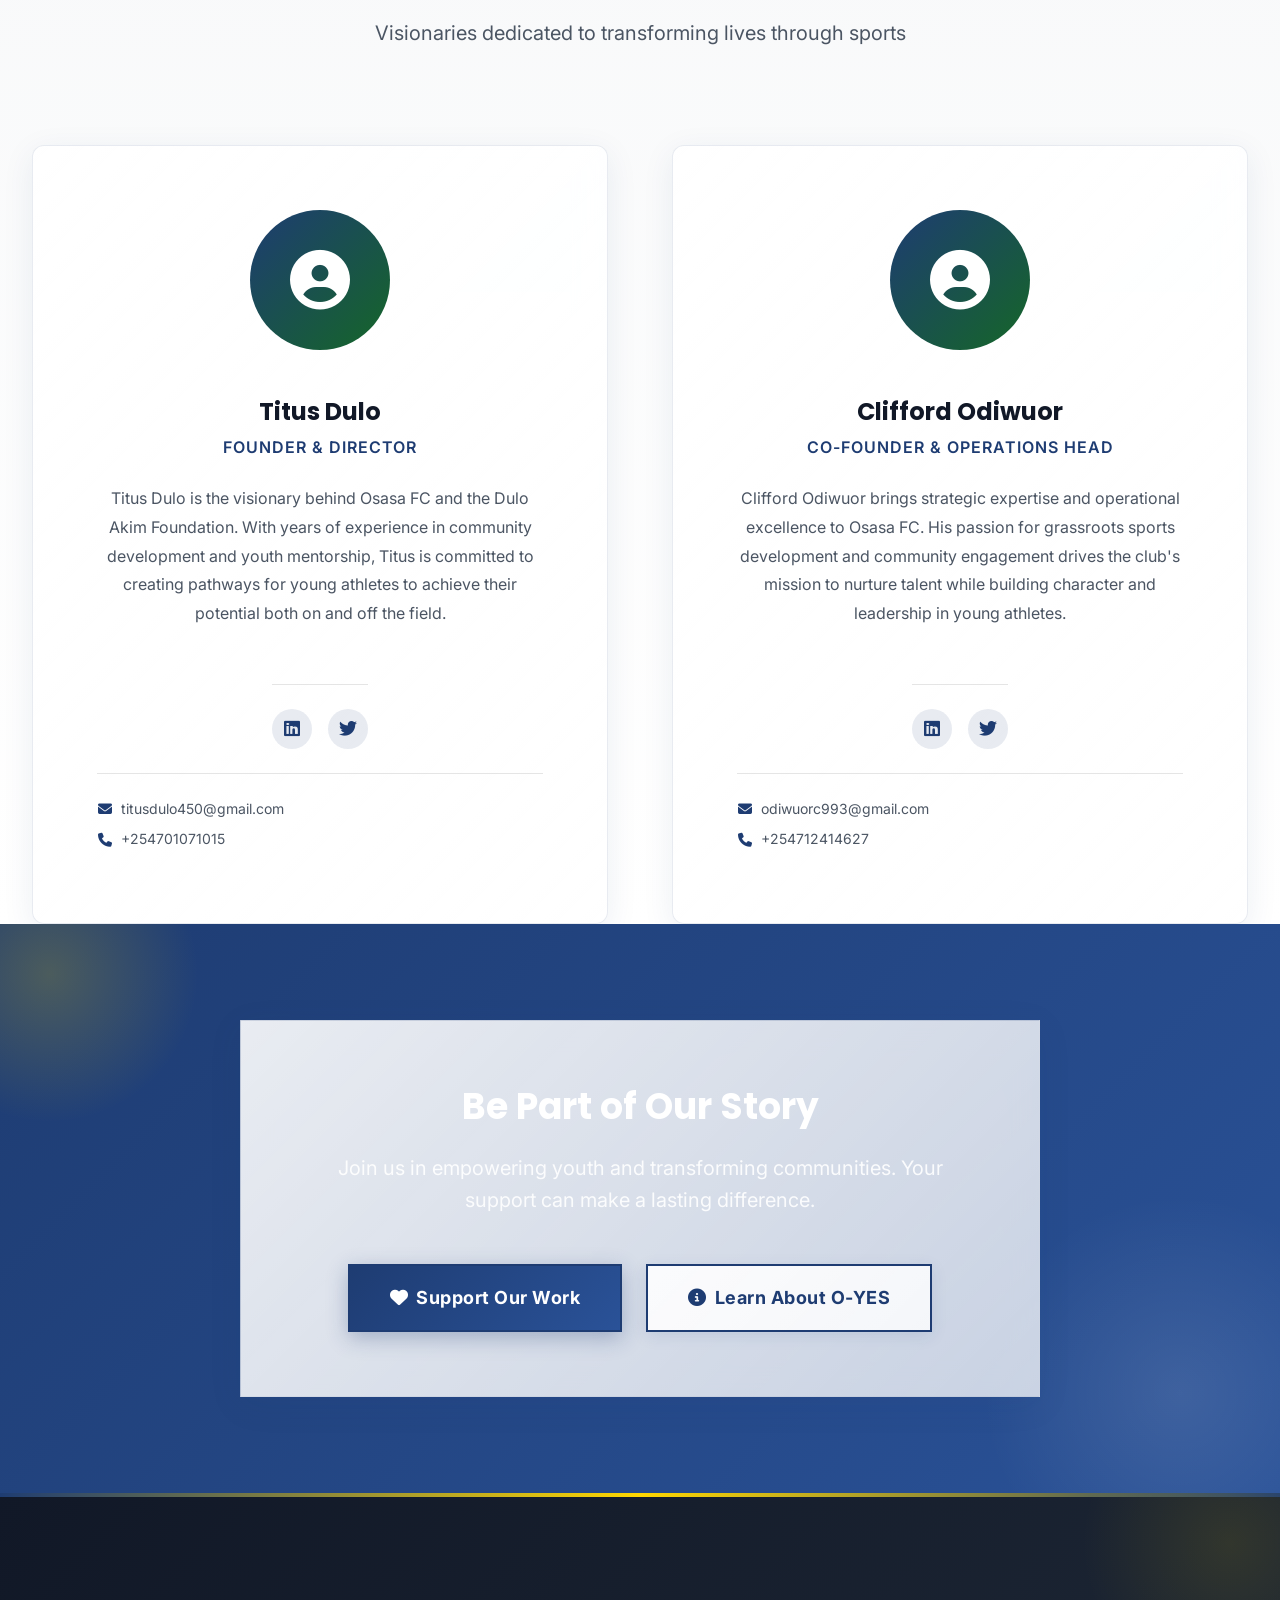
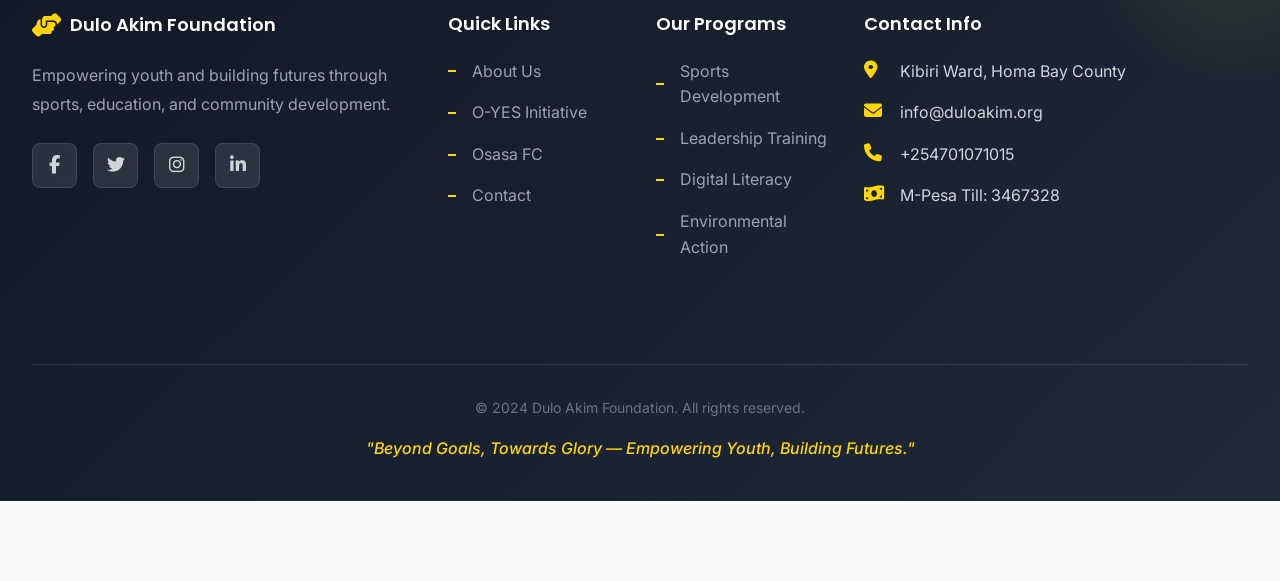
<file: about.html>
<!DOCTYPE html>
<html lang="en">
<head>
    <meta charset="UTF-8">
    <meta name="viewport" content="width=device-width, initial-scale=1.0">
    <meta name="description" content="Learn about Dulo Akim Foundation - A community-centered philanthropic organization committed to empowering youth and transforming communities">
    <title>About Us - Dulo Akim Foundation</title>
    
    <!-- Google Fonts -->
    <link rel="preconnect" href="https://fonts.googleapis.com">
    <link rel="preconnect" href="https://fonts.gstatic.com" crossorigin>
    <link href="https://fonts.googleapis.com/css2?family=Inter:wght@300;400;500;600&family=Poppins:wght@600;700;800&display=swap" rel="stylesheet">
    
    <!-- Font Awesome Icons -->
    <link rel="stylesheet" href="https://cdnjs.cloudflare.com/ajax/libs/font-awesome/6.4.0/css/all.min.css">
    
    <!-- CSS Files -->
    <link rel="stylesheet" href="css/main.css">
    <link rel="stylesheet" href="css/components/header.css">
    <link rel="stylesheet" href="css/components/footer.css">
    <link rel="stylesheet" href="css/about.css">
    <link rel="stylesheet" href="css/components/testimonial.css">
    <link rel="stylesheet" href="css/components/founders.css">
</head>
<body>
    <!-- Header/Navigation -->
    <header class="header">
        <nav class="navbar">
            <div class="nav-container">
                <div class="logo">
                    <i class="fas fa-hands-helping"></i>
                    <span>Dulo Akim Foundation</span>
                </div>
                
                <ul class="nav-menu">
                    <li><a href="index.html">Home</a></li>
                    <li><a href="about.html" class="active">About Us</a></li>
                    <li><a href="oyes-initiative.html">O-YES Initiative</a></li>
                    <li><a href="osasa-fc.html">Osasa FC</a></li>
                    <li><a href="contact.html">Contact</a></li>
                </ul>
                
                <div class="nav-actions">
                    <a href="contact.html" class="btn-donate">Donate Now</a>
                    <button class="mobile-menu-toggle" aria-label="Toggle menu">
                        <i class="fas fa-bars"></i>
                    </button>
                </div>
            </div>
        </nav>
    </header>

    <!-- Page Hero -->
    <section class="page-hero">
        <div class="hero-bg-image">
            <img src="assets/slideshow (1).jpg" alt="About Us Banner">
        </div>
        <div class="hero-overlay"></div>
        <div class="container">
            <div class="page-hero-content">
                <h1 class="page-title">About Dulo Akim Foundation</h1>
                <p class="page-subtitle">Driving sustainable youth and community development through structured programs and long-term social investment initiatives</p>
                <div class="breadcrumb">
                    <a href="index.html"><i class="fas fa-home"></i> Home</a>
                    <span><i class="fas fa-chevron-right"></i></span>
                    <span>About Us</span>
                </div>
            </div>
        </div>
    </section>

    <!-- Mission & Vision Section -->
    <section class="mission-vision">
        <div class="container">
            <div class="mv-grid">
                <div class="mv-card glass-card">
                    <div class="mv-icon">
                        <i class="fas fa-bullseye"></i>
                    </div>
                    <h3>Our Mission</h3>
                    <p>To empower vulnerable youth and transform communities through sports development, education support, leadership training, environmental conservation, and economic empowerment across Homa Bay County and beyond.</p>
                </div>
                
                <div class="mv-card glass-card">
                    <div class="mv-icon">
                        <i class="fas fa-eye"></i>
                    </div>
                    <h3>Our Vision</h3>
                    <p>A thriving community where every young person has access to opportunities for growth, development, and success through structured youth empowerment programs and sustainable social investments.</p>
                </div>
                
                <div class="mv-card glass-card">
                    <div class="mv-icon">
                        <i class="fas fa-heart"></i>
                    </div>
                    <h3>Our Values</h3>
                    <p>Integrity, Excellence, Community, Empowerment, Innovation, and Sustainability drive everything we do. We believe in creating lasting impact through collaboration and dedication.</p>
                </div>
            </div>
        </div>
    </section>

    <!-- Who We Are Section -->
    <section class="who-we-are">
        <div class="container">
            <div class="section-header center">
                <span class="section-label">Our Story</span>
                <h2 class="section-title">Who We Are</h2>
            </div>
            
            <div class="about-content-grid">
                <div class="about-text">
                    <p class="lead-paragraph">
                        At Dulo Akim Foundation, we believe potential is universal, but opportunity is not. Our mission is to bridge that gap in Homa Bay County, creating real pathways to success for young people.
                    </p>
                    
                    <p>
                        We are a catalyst for change, working on the ground to unlock the immense talent within our communities. By integrating sports with education, leadership, and technology, we provide a holistic platform for youth to grow as athletes, students, and future leaders.
                    </p>
                    
                    <p>
                        From the discipline of the football pitch with Osasa FC to the innovation of our digital literacy workshops, every program is an investment in the next generation. We don't just support youth; we empower them to build a better future for themselves, their families, and their community.
                    </p>
                </div>
                
                <div class="about-visual">
                    <img src="assets/slideshow (3).jpg" alt="Dulo Akim Foundation community engagement">
                </div>
            </div>

            <div class="impact-stats-bar">
                <div class="impact-stat">
                    <i class="fas fa-calendar-check"></i>
                    <div class="stat-content">
                        <h4>Since Foundation</h4>
                        <p>Years of Impact</p>
                    </div>
                </div>
                <div class="impact-stat">
                    <i class="fas fa-users"></i>
                    <div class="stat-content">
                        <h4>500+</h4>
                        <p>Youth Empowered Annually</p>
                    </div>
                </div>
                <div class="impact-stat">
                    <i class="fas fa-map-marker-alt"></i>
                    <div class="stat-content">
                        <h4>Homa Bay County</h4>
                        <p>Primary Service Area</p>
                    </div>
                </div>
            </div>
        </div>
    </section>

    <!-- Focus Areas Section -->
    <section class="focus-areas-section">
        <div class="container">
            <div class="section-header center">
                <span class="section-label">What We Do</span>
                <h2 class="section-title">Our Focus Areas</h2>
                <p class="section-subtitle">Five key pillars driving our mission to empower youth and transform communities</p>
            </div>
            
            <div class="focus-areas-grid">
                <div class="focus-area-card glass-card">
                    <div class="focus-area-image-bg">
                        <img src="assets/slideshow (2).jpg" alt="Sports Development">
                    </div>
                    <div class="focus-area-icon">
                        <i class="fas fa-futbol"></i>
                    </div>
                    <h3>Sports Development & Talent Nurturing</h3>
                    <p>We identify and nurture sporting talent among youth through structured programs, professional coaching, and competitive opportunities. Our Osasa Football Club serves as a platform for youth to develop their athletic abilities while learning valuable life skills.</p>
                    <ul class="focus-features">
                        <li><i class="fas fa-check-circle"></i> Professional coaching and training</li>
                        <li><i class="fas fa-check-circle"></i> Annual tournaments and competitions</li>
                        <li><i class="fas fa-check-circle"></i> Talent scouting and development</li>
                        <li><i class="fas fa-check-circle"></i> Sports equipment provision</li>
                    </ul>
                </div>
                
                <div class="focus-area-card glass-card">
                    <div class="focus-area-image-bg">
                        <img src="assets/slideshow (3).jpg" alt="Education Support">
                    </div>
                    <div class="focus-area-icon">
                        <i class="fas fa-graduation-cap"></i>
                    </div>
                    <h3>Education Support & Scholarships</h3>
                    <p>Education is the foundation of sustainable development. We provide scholarships, educational materials, and support programs to ensure that talented youth can access quality education regardless of their economic background.</p>
                    <ul class="focus-features">
                        <li><i class="fas fa-check-circle"></i> Merit-based scholarships</li>
                        <li><i class="fas fa-check-circle"></i> Educational materials support</li>
                        <li><i class="fas fa-check-circle"></i> Tutoring and mentorship programs</li>
                        <li><i class="fas fa-check-circle"></i> School infrastructure improvements</li>
                    </ul>
                </div>
                
                <div class="focus-area-card glass-card">
                    <div class="focus-area-image-bg">
                        <img src="assets/slideshow (4).jpg" alt="Leadership & Life Skills">
                    </div>
                    <div class="focus-area-icon">
                        <i class="fas fa-lightbulb"></i>
                    </div>
                    <h3>Leadership & Life Skills Empowerment</h3>
                    <p>We equip young people with essential leadership skills, critical thinking abilities, and life competencies that prepare them for success in all areas of life. Our mentorship programs connect youth with experienced professionals.</p>
                    <ul class="focus-features">
                        <li><i class="fas fa-check-circle"></i> Leadership training workshops</li>
                        <li><i class="fas fa-check-circle"></i> Mentorship programs</li>
                        <li><i class="fas fa-check-circle"></i> Career guidance and counseling</li>
                        <li><i class="fas fa-check-circle"></i> Life skills development</li>
                    </ul>
                </div>
                
                <div class="focus-area-card glass-card">
                    <div class="focus-area-image-bg">
                        <img src="assets/slideshow (5).jpg" alt="Environmental Conservation">
                    </div>
                    <div class="focus-area-icon">
                        <i class="fas fa-leaf"></i>
                    </div>
                    <h3>Environmental Conservation & Climate Action</h3>
                    <p>We engage youth in environmental stewardship through tree planting, waste management, and climate awareness programs. Our greening initiatives create sustainable environmental practices while providing learning opportunities.</p>
                    <ul class="focus-features">
                        <li><i class="fas fa-check-circle"></i> Tree planting campaigns</li>
                        <li><i class="fas fa-check-circle"></i> Environmental education</li>
                        <li><i class="fas fa-check-circle"></i> Waste management projects</li>
                        <li><i class="fas fa-check-circle"></i> Climate change awareness</li>
                    </ul>
                </div>
                
                <div class="focus-area-card glass-card">
                    <div class="focus-area-image-bg">
                        <img src="assets/slideshow (6).jpg" alt="Economic Empowerment">
                    </div>
                    <div class="focus-area-icon">
                        <i class="fas fa-chart-line"></i>
                    </div>
                    <h3>Economic Empowerment & Mentorship</h3>
                    <p>We create pathways to economic independence through skills training, entrepreneurship programs, and microenterprise development. Our ICT and digital literacy programs prepare youth for the modern economy.</p>
                    <ul class="focus-features">
                        <li><i class="fas fa-check-circle"></i> ICT & digital literacy training</li>
                        <li><i class="fas fa-check-circle"></i> Entrepreneurship programs</li>
                        <li><i class="fas fa-check-circle"></i> Vocational skills training</li>
                        <li><i class="fas fa-check-circle"></i> Business mentorship</li>
                    </ul>
                </div>
            </div>
        </div>
    </section>

    <!-- Our Approach Section -->
    <section class="our-approach">
        <div class="container">
            <div class="section-header center">
                <span class="section-label">Our Methodology</span>
                <h2 class="section-title">Our Approach to Impact</h2>
            </div>
            
            <div class="approach-timeline">
                <div class="timeline-item">
                    <div class="timeline-icon">
                        <i class="fas fa-search"></i>
                    </div>
                    <div class="timeline-content glass-card">
                        <h3>1. Identify</h3>
                        <p>We identify vulnerable youth and assess community needs through comprehensive research and grassroots engagement.</p>
                    </div>
                </div>
                
                <div class="timeline-item">
                    <div class="timeline-icon">
                        <i class="fas fa-hands-helping"></i>
                    </div>
                    <div class="timeline-content glass-card">
                        <h3>2. Engage</h3>
                        <p>We create structured programs that engage youth through sports, education, and skills training opportunities.</p>
                    </div>
                </div>
                
                <div class="timeline-item">
                    <div class="timeline-icon">
                        <i class="fas fa-seedling"></i>
                    </div>
                    <div class="timeline-content glass-card">
                        <h3>3. Develop</h3>
                        <p>We provide continuous support, mentorship, and resources to develop talents and build essential competencies.</p>
                    </div>
                </div>
                
                <div class="timeline-item">
                    <div class="timeline-icon">
                        <i class="fas fa-rocket"></i>
                    </div>
                    <div class="timeline-content glass-card">
                        <h3>4. Empower</h3>
                        <p>We empower youth to become self-reliant, community leaders, and agents of positive change.</p>
                    </div>
                </div>
            </div>
        </div>
    </section>

    <!-- Testimonial Section -->
    <section class="testimonial">
        <div class="container">
            <div class="section-header center">
                <span class="section-label">A Word From Our Co-Founder</span>
                <h2 class="section-title">A Beacon of Hope</h2>
            </div>
            <div class="testimonial-content">
                <div class="testimonial-text">
                    <p>"I am truly impressed by the vision and mission of the Dulo Akim Foundation. Every aspect of the initiative: empowerment, giving back to the community, scholar welfare, and youth development, is something worth cherishing. It’s rare to see a foundation so holistically committed to uplifting lives, and this makes it stand out as a model for others."</p>
                    <p>"The integration of sports, education, and empowerment is a powerful approach. It not only nurtures talent but also instills discipline, teamwork, and resilience in young people."</p>
                    <p>"The scholarship and welfare programs are particularly inspiring, they ensure that empowerment is not just about talent but also about academic and personal growth."</p>
                    <p>"My view about the Dulo Akim Foundation is that it is a beacon of hope and empowerment, and its impact will undoubtedly ripple across generations."</p>
                </div>
                <div class="testimonial-attribution">
                    <div class="founder-image-small">
                        <i class="fas fa-user-circle"></i>
                    </div>
                    <div class="attribution-text">
                        <h4>Clifford Odiwuor</h4>
                        <p>Co-Founder & Operations Head</p>
                    </div>
                </div>
            </div>
        </div>
    </section>

    <!-- Founders Section -->
    <section class="founders">
        <div class="container">
            <div class="section-header center">
                <span class="section-label">Leadership</span>
                <h2 class="section-title">Our Founders</h2>
                <p class="section-subtitle">Visionaries dedicated to transforming lives through sports</p>
            </div>
            
            <div class="founders-grid">
                <div class="founder-card glass-card">
                    <div class="founder-image">
                        <i class="fas fa-user-circle"></i>
                    </div>
                    <h3>Titus Dulo</h3>
                    <p class="founder-role">Founder & Director</p>
                    <p class="founder-bio">Titus Dulo is the visionary behind Osasa FC and the Dulo Akim Foundation. With years of experience in community development and youth mentorship, Titus is committed to creating pathways for young athletes to achieve their potential both on and off the field.</p>
                    <div class="founder-links">
                        <a href="#" class="social-link" title="LinkedIn">
                            <i class="fab fa-linkedin"></i>
                        </a>
                        <a href="#" class="social-link" title="Twitter">
                            <i class="fab fa-twitter"></i>
                        </a>
                    </div>
                    <div class="founder-contact">
                        <p><i class="fas fa-envelope"></i> titusdulo450@gmail.com</p>
                        <p><i class="fas fa-phone"></i> +254701071015</p>
                    </div>
                </div>
                
                <div class="founder-card glass-card">
                    <div class="founder-image">
                        <i class="fas fa-user-circle"></i>
                    </div>
                    <h3>Clifford Odiwuor</h3>
                    <p class="founder-role">Co-Founder & Operations Head</p>
                    <p class="founder-bio">Clifford Odiwuor brings strategic expertise and operational excellence to Osasa FC. His passion for grassroots sports development and community engagement drives the club's mission to nurture talent while building character and leadership in young athletes.</p>
                    <div class="founder-links">
                        <a href="#" class="social-link" title="LinkedIn">
                            <i class="fab fa-linkedin"></i>
                        </a>
                        <a href="#" class="social-link" title="Twitter">
                            <i class="fab fa-twitter"></i>
                        </a>
                    </div>
                    <div class="founder-contact">
                        <p><i class="fas fa-envelope"></i> odiwuorc993@gmail.com</p>
                        <p><i class="fas fa-phone"></i> +254712414627</p>
                    </div>
                </div>
            </div>
        </div>
    </section>

    <!-- Call to Action -->
    <section class="cta-section">
        <div class="container">
            <div class="cta-content glass-card">
                <h2>Be Part of Our Story</h2>
                <p>Join us in empowering youth and transforming communities. Your support can make a lasting difference.</p>
                <div class="cta-buttons">
                    <a href="contact.html" class="btn btn-primary btn-large">
                        <i class="fas fa-heart"></i> Support Our Work
                    </a>
                    <a href="oyes-initiative.html" class="btn btn-secondary btn-large">
                        <i class="fas fa-info-circle"></i> Learn About O-YES
                    </a>
                </div>
            </div>
        </div>
    </section>

    <!-- Footer -->
    <footer class="footer">
        <div class="container">
            <div class="footer-grid">
                <div class="footer-col">
                    <h3 class="footer-title">
                        <i class="fas fa-hands-helping"></i>
                        Dulo Akim Foundation
                    </h3>
                    <p>Empowering youth and building futures through sports, education, and community development.</p>
                    <div class="social-links">
                        <a href="#" aria-label="Facebook"><i class="fab fa-facebook-f"></i></a>
                        <a href="#" aria-label="Twitter"><i class="fab fa-twitter"></i></a>
                        <a href="#" aria-label="Instagram"><i class="fab fa-instagram"></i></a>
                        <a href="#" aria-label="LinkedIn"><i class="fab fa-linkedin-in"></i></a>
                    </div>
                </div>
                
                <div class="footer-col">
                    <h4>Quick Links</h4>
                    <ul>
                        <li><a href="about.html">About Us</a></li>
                        <li><a href="oyes-initiative.html">O-YES Initiative</a></li>
                        <li><a href="osasa-fc.html">Osasa FC</a></li>
                        <li><a href="contact.html">Contact</a></li>
                    </ul>
                </div>
                
                <div class="footer-col">
                    <h4>Our Programs</h4>
                    <ul>
                        <li><a href="oyes-initiative.html">Sports Development</a></li>
                        <li><a href="oyes-initiative.html">Leadership Training</a></li>
                        <li><a href="oyes-initiative.html">Digital Literacy</a></li>
                        <li><a href="oyes-initiative.html">Environmental Action</a></li>
                    </ul>
                </div>
                
                <div class="footer-col">
                    <h4>Contact Info</h4>
                    <ul class="contact-info">
                        <li><i class="fas fa-map-marker-alt"></i> Kibiri Ward, Homa Bay County</li>
                        <li><i class="fas fa-envelope"></i> info@duloakim.org</li>
                        <li><i class="fas fa-phone"></i> +254701071015</li>
                        <li><i class="fas fa-money-bill-wave"></i> M-Pesa Till: 3467328</li>
                    </ul>
                </div>
            </div>
            
            <div class="footer-bottom">
                <p>&copy; 2024 Dulo Akim Foundation. All rights reserved.</p>
                <p class="motto">"Beyond Goals, Towards Glory — Empowering Youth, Building Futures."</p>
            </div>
        </div>
    </footer>

    <!-- JavaScript Files -->
    <script src="js/main.js"></script>
</body>
</html>
</file>
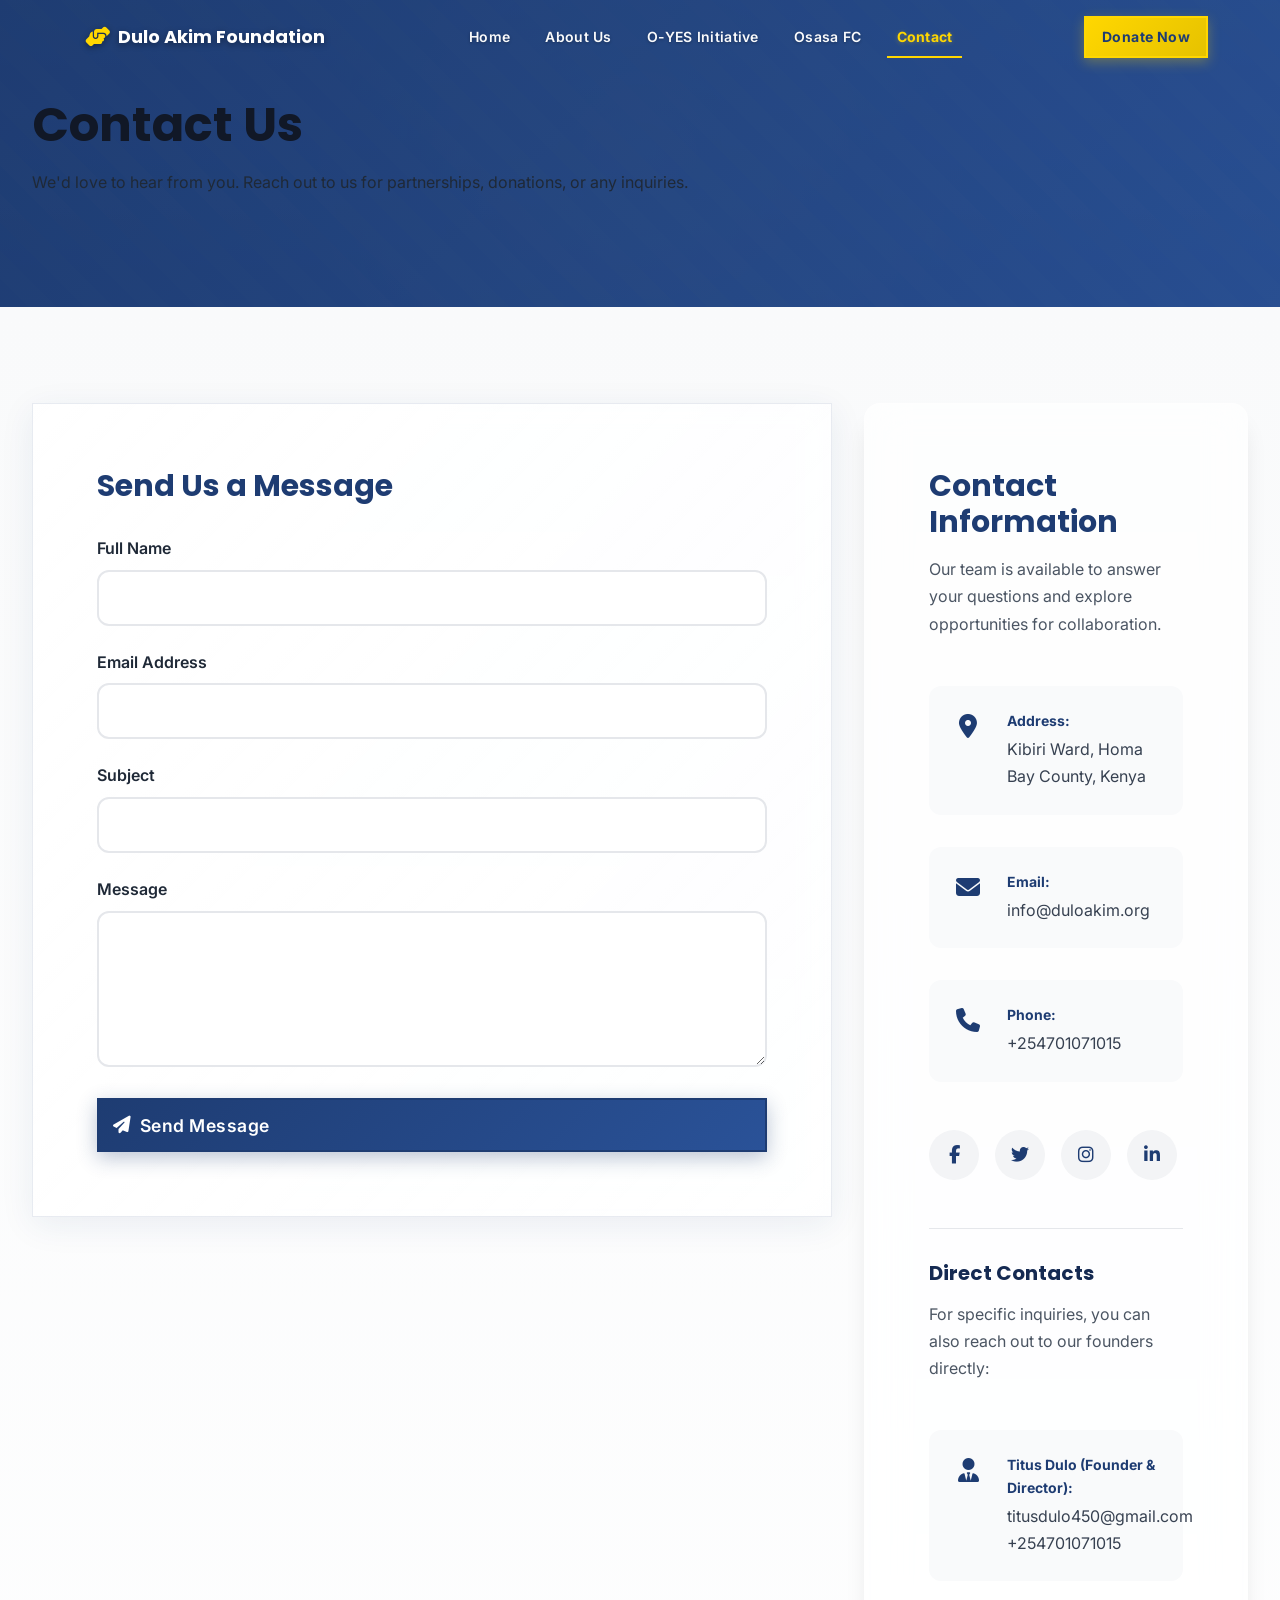
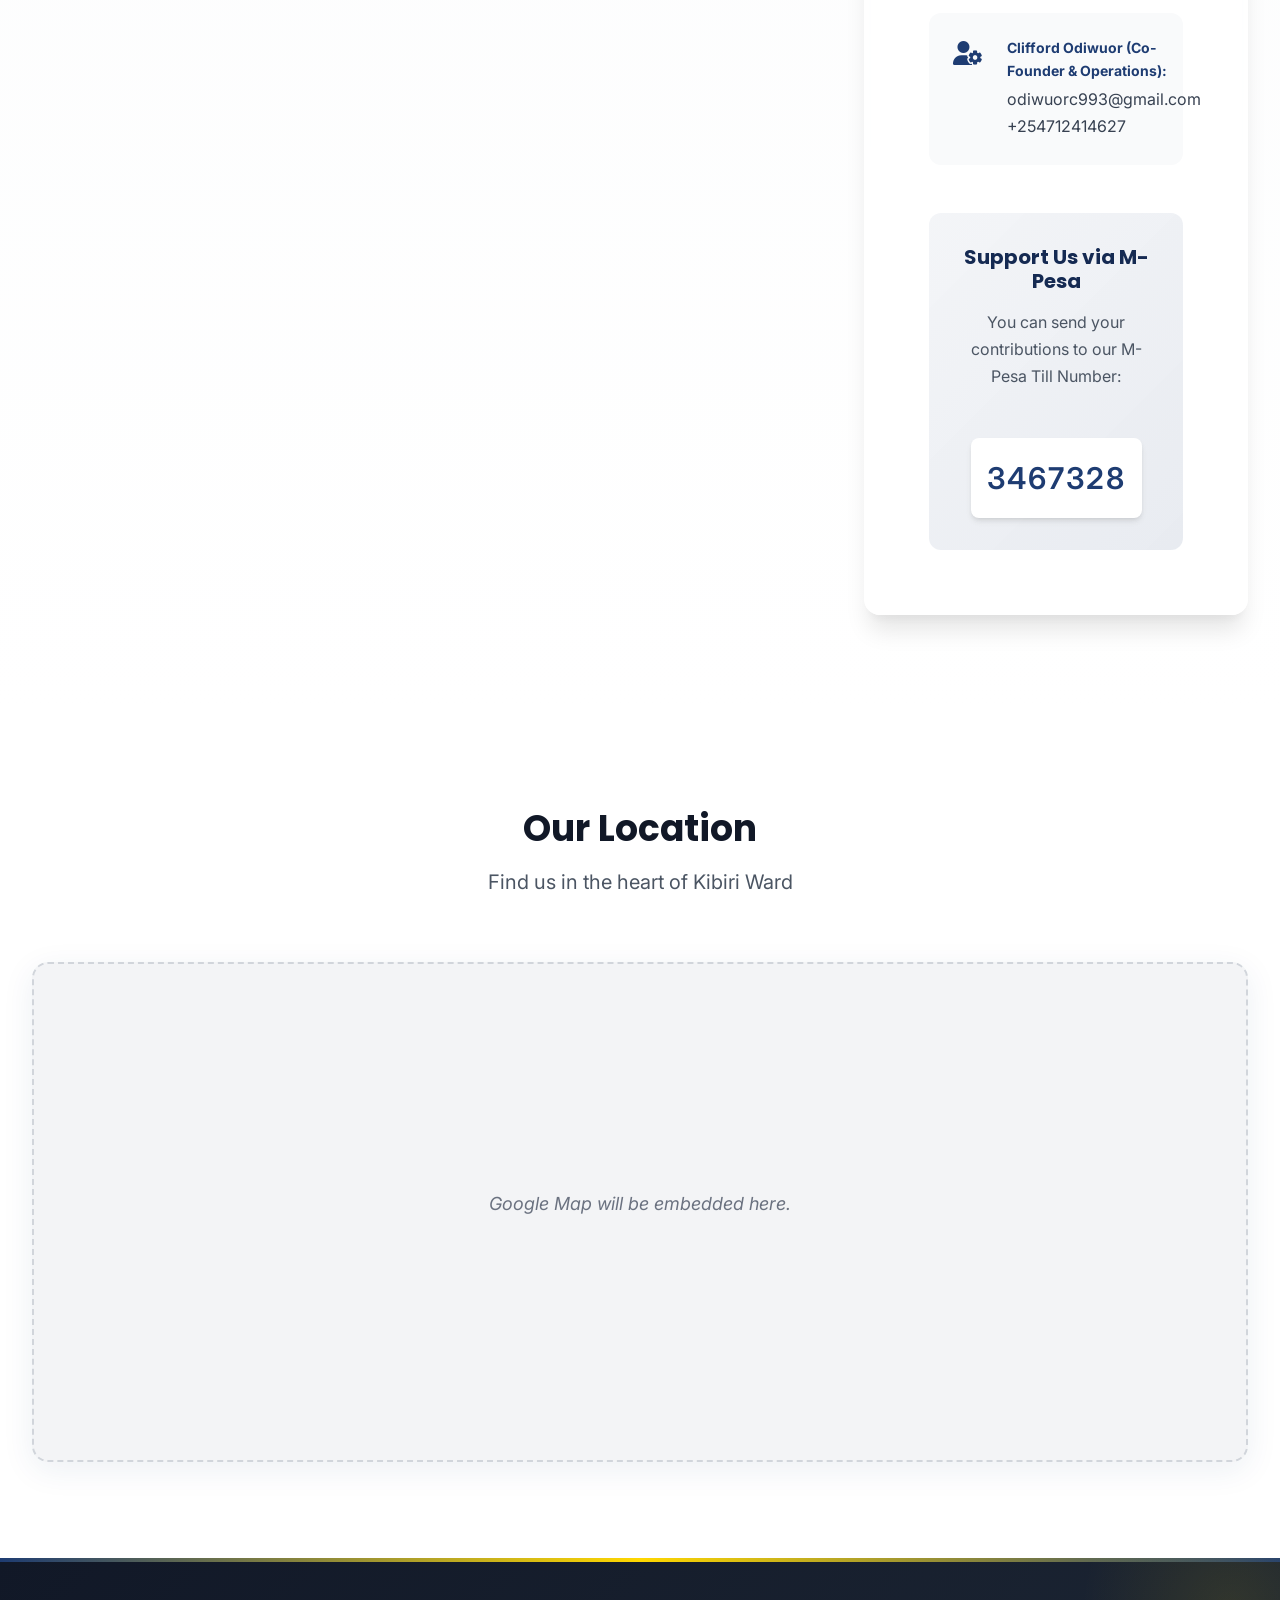
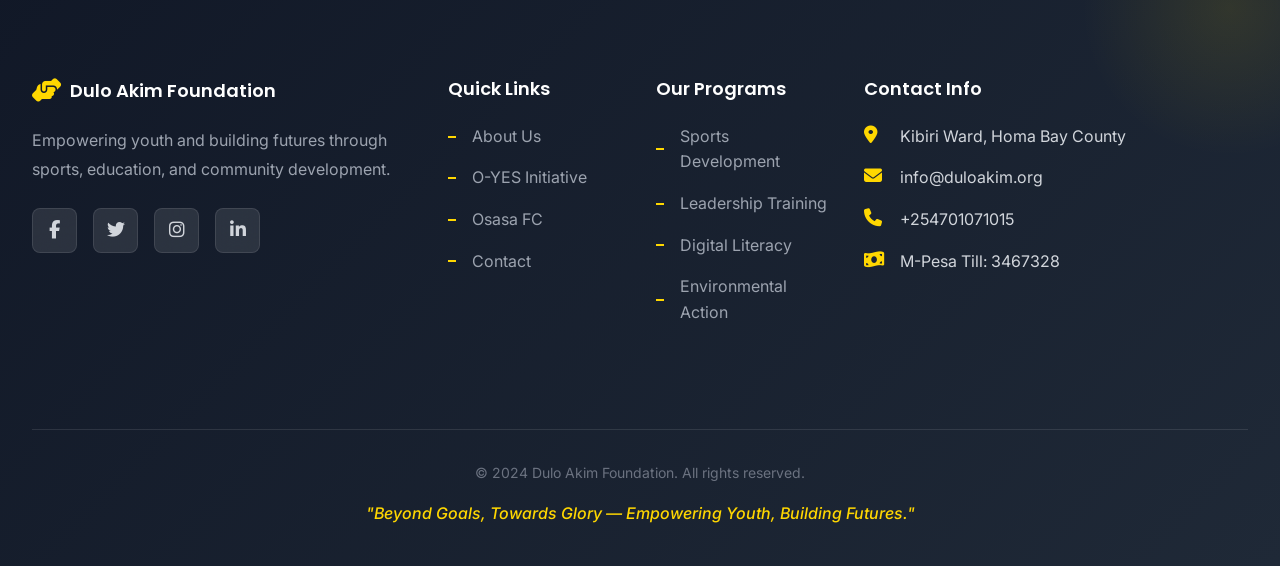
<file: contact.html>
<!DOCTYPE html>
<html lang="en">
<head>
    <meta charset="UTF-8">
    <meta name="viewport" content="width=device-width, initial-scale=1.0">
    <meta name="description" content="Contact Dulo Akim Foundation - Get in touch to support or learn more about our youth empowerment initiatives.">
    <title>Contact - Dulo Akim Foundation</title>
    
    <!-- Google Fonts -->
    <link rel="preconnect" href="https://fonts.googleapis.com">
    <link rel="preconnect" href="https://fonts.gstatic.com" crossorigin>
    <link href="https://fonts.googleapis.com/css2?family=Inter:wght@300;400;500;600&family=Poppins:wght@600;700;800&display=swap" rel="stylesheet">
    
    <!-- Font Awesome Icons -->
    <link rel="stylesheet" href="https://cdnjs.cloudflare.com/ajax/libs/font-awesome/6.4.0/css/all.min.css">
    
    <!-- CSS Files -->
    <link rel="stylesheet" href="css/main.css">
    <link rel="stylesheet" href="css/components/header.css">
    <link rel="stylesheet" href="css/components/footer.css">
    <link rel="stylesheet" href="css/contact.css">
</head>
<body>
    <!-- Header/Navigation -->
    <header class="header">
        <nav class="navbar">
            <div class="nav-container">
                <div class="logo">
                    <i class="fas fa-hands-helping"></i>
                    <span>Dulo Akim Foundation</span>
                </div>
                
                <ul class="nav-menu">
                    <li><a href="index.html">Home</a></li>
                    <li><a href="about.html">About Us</a></li>
                    <li><a href="oyes-initiative.html">O-YES Initiative</a></li>
                    <li><a href="osasa-fc.html">Osasa FC</a></li>
                    <li><a href="contact.html" class="active">Contact</a></li>
                </ul>
                
                <div class="nav-actions">
                    <a href="contact.html" class="btn-donate">Donate Now</a>
                    <button class="mobile-menu-toggle" aria-label="Toggle menu">
                        <i class="fas fa-bars"></i>
                    </button>
                </div>
            </div>
        </nav>
    </header>

    <!-- Main Content -->
    <main>
        <section class="page-hero contact-hero">
            <div class="hero-overlay"></div>
            <div class="container">
                <div class="page-hero-content">
                    <h1 class="page-title">Contact Us</h1>
                    <p class="page-subtitle">We'd love to hear from you. Reach out to us for partnerships, donations, or any inquiries.</p>
                </div>
            </div>
        </section>

        <section class="contact-section">
            <div class="container">
                <div class="contact-grid">
                    <!-- Contact Form -->
                    <div class="contact-form-container glass-card">
                        <h3>Send Us a Message</h3>
                        <form id="contact-form">
                            <div class="form-group">
                                <label for="name">Full Name</label>
                                <input type="text" id="name" name="name" required>
                            </div>
                            <div class="form-group">
                                <label for="email">Email Address</label>
                                <input type="email" id="email" name="email" required>
                            </div>
                            <div class="form-group">
                                <label for="subject">Subject</label>
                                <input type="text" id="subject" name="subject" required>
                            </div>
                            <div class="form-group">
                                <label for="message">Message</label>
                                <textarea id="message" name="message" rows="6" required></textarea>
                            </div>
                            <button type="submit" class="btn btn-primary">
                                <i class="fas fa-paper-plane"></i> Send Message
                            </button>
                        </form>
                    </div>

                    <!-- Contact Info -->
                    <div class="contact-info-container">
                        <h3>Contact Information</h3>
                        <p>Our team is available to answer your questions and explore opportunities for collaboration.</p>
                        <ul class="contact-details">
                            <li>
                                <i class="fas fa-map-marker-alt"></i>
                                <div>
                                    <strong>Address:</strong>
                                    <p>Kibiri Ward, Homa Bay County, Kenya</p>
                                </div>
                            </li>
                            <li>
                                <i class="fas fa-envelope"></i>
                                <div>
                                    <strong>Email:</strong>
                                    <p><a href="mailto:info@duloakim.org">info@duloakim.org</a></p>
                                </div>
                            </li>
                            <li>
                                <i class="fas fa-phone"></i>
                                <div>
                                    <strong>Phone:</strong>
                                    <p>+254701071015</p>
                                </div>
                            </li>
                        </ul>
                        <div class="social-links-contact">
                            <a href="#" aria-label="Facebook"><i class="fab fa-facebook-f"></i></a>
                            <a href="#" aria-label="Twitter"><i class="fab fa-twitter"></i></a>
                            <a href="#" aria-label="Instagram"><i class="fab fa-instagram"></i></a>
                            <a href="#" aria-label="LinkedIn"><i class="fab fa-linkedin-in"></i></a>
                        </div>

                        <div class="direct-contacts">
                            <h4>Direct Contacts</h4>
                            <p>For specific inquiries, you can also reach out to our founders directly:</p>
                            <ul class="contact-details">
                                <li>
                                    <i class="fas fa-user-tie"></i>
                                    <div>
                                        <strong>Titus Dulo (Founder & Director):</strong>
                                        <p><a href="mailto:titusdulo450@gmail.com">titusdulo450@gmail.com</a></p>
                                        <p>+254701071015</p>
                                    </div>
                                </li>
                                <li>
                                    <i class="fas fa-user-cog"></i>
                                    <div>
                                        <strong>Clifford Odiwuor (Co-Founder & Operations):</strong>
                                        <p><a href="mailto:odiwuorc993@gmail.com">odiwuorc993@gmail.com</a></p>
                                        <p>+254712414627</p>
                                    </div>
                                </li>
                            </ul>
                        </div>

                        <div class="mpesa-details">
                            <h4>Support Us via M-Pesa</h4>
                            <p>You can send your contributions to our M-Pesa Till Number:</p>
                            <div class="till-number">
                                <strong>3467328</strong>
                            </div>
                        </div>
                    </div>
                </div>
            </div>
        </section>

        <section class="map-section">
            <div class="container">
                 <div class="section-header center">
                    <h2 class="section-title">Our Location</h2>
                    <p class="section-subtitle">Find us in the heart of Kibiri Ward</p>
                </div>
                <!-- Embedded Map Placeholder -->
                <div class="map-placeholder glass-card">
                    <p>Google Map will be embedded here.</p>
                </div>
            </div>
        </section>

    </main>

    <!-- Footer -->
    <footer class="footer">
        <div class="container">
            <div class="footer-grid">
                <div class="footer-col">
                    <h3 class="footer-title">
                        <i class="fas fa-hands-helping"></i>
                        Dulo Akim Foundation
                    </h3>
                    <p>Empowering youth and building futures through sports, education, and community development.</p>
                    <div class="social-links">
                        <a href="#" aria-label="Facebook"><i class="fab fa-facebook-f"></i></a>
                        <a href="#" aria-label="Twitter"><i class="fab fa-twitter"></i></a>
                        <a href="#" aria-label="Instagram"><i class="fab fa-instagram"></i></a>
                        <a href="#" aria-label="LinkedIn"><i class="fab fa-linkedin-in"></i></a>
                    </div>
                </div>
                
                <div class="footer-col">
                    <h4>Quick Links</h4>
                    <ul>
                        <li><a href="about.html">About Us</a></li>
                        <li><a href="oyes-initiative.html">O-YES Initiative</a></li>
                        <li><a href="osasa-fc.html">Osasa FC</a></li>
                        <li><a href="contact.html">Contact</a></li>
                    </ul>
                </div>
                
                <div class="footer-col">
                    <h4>Our Programs</h4>
                    <ul>
                        <li><a href="oyes-initiative.html">Sports Development</a></li>
                        <li><a href="oyes-initiative.html">Leadership Training</a></li>
                        <li><a href="oyes-initiative.html">Digital Literacy</a></li>
                        <li><a href="oyes-initiative.html">Environmental Action</a></li>
                    </ul>
                </div>
                
                <div class="footer-col">
                    <h4>Contact Info</h4>
                    <ul class="contact-info">
                        <li><i class="fas fa-map-marker-alt"></i> Kibiri Ward, Homa Bay County</li>
                        <li><i class="fas fa-envelope"></i> info@duloakim.org</li>
                        <li><i class="fas fa-phone"></i> +254701071015</li>
                        <li><i class="fas fa-money-bill-wave"></i> M-Pesa Till: 3467328</li>
                    </ul>
                </div>
            </div>
            
            <div class="footer-bottom">
                <p>&copy; 2024 Dulo Akim Foundation. All rights reserved.</p>
                <p class="motto">"Beyond Goals, Towards Glory — Empowering Youth, Building Futures."</p>
            </div>
        </div>
    </footer>

    <!-- JavaScript Files -->
    <script src="js/main.js"></script>
</body>
</html>
</file>
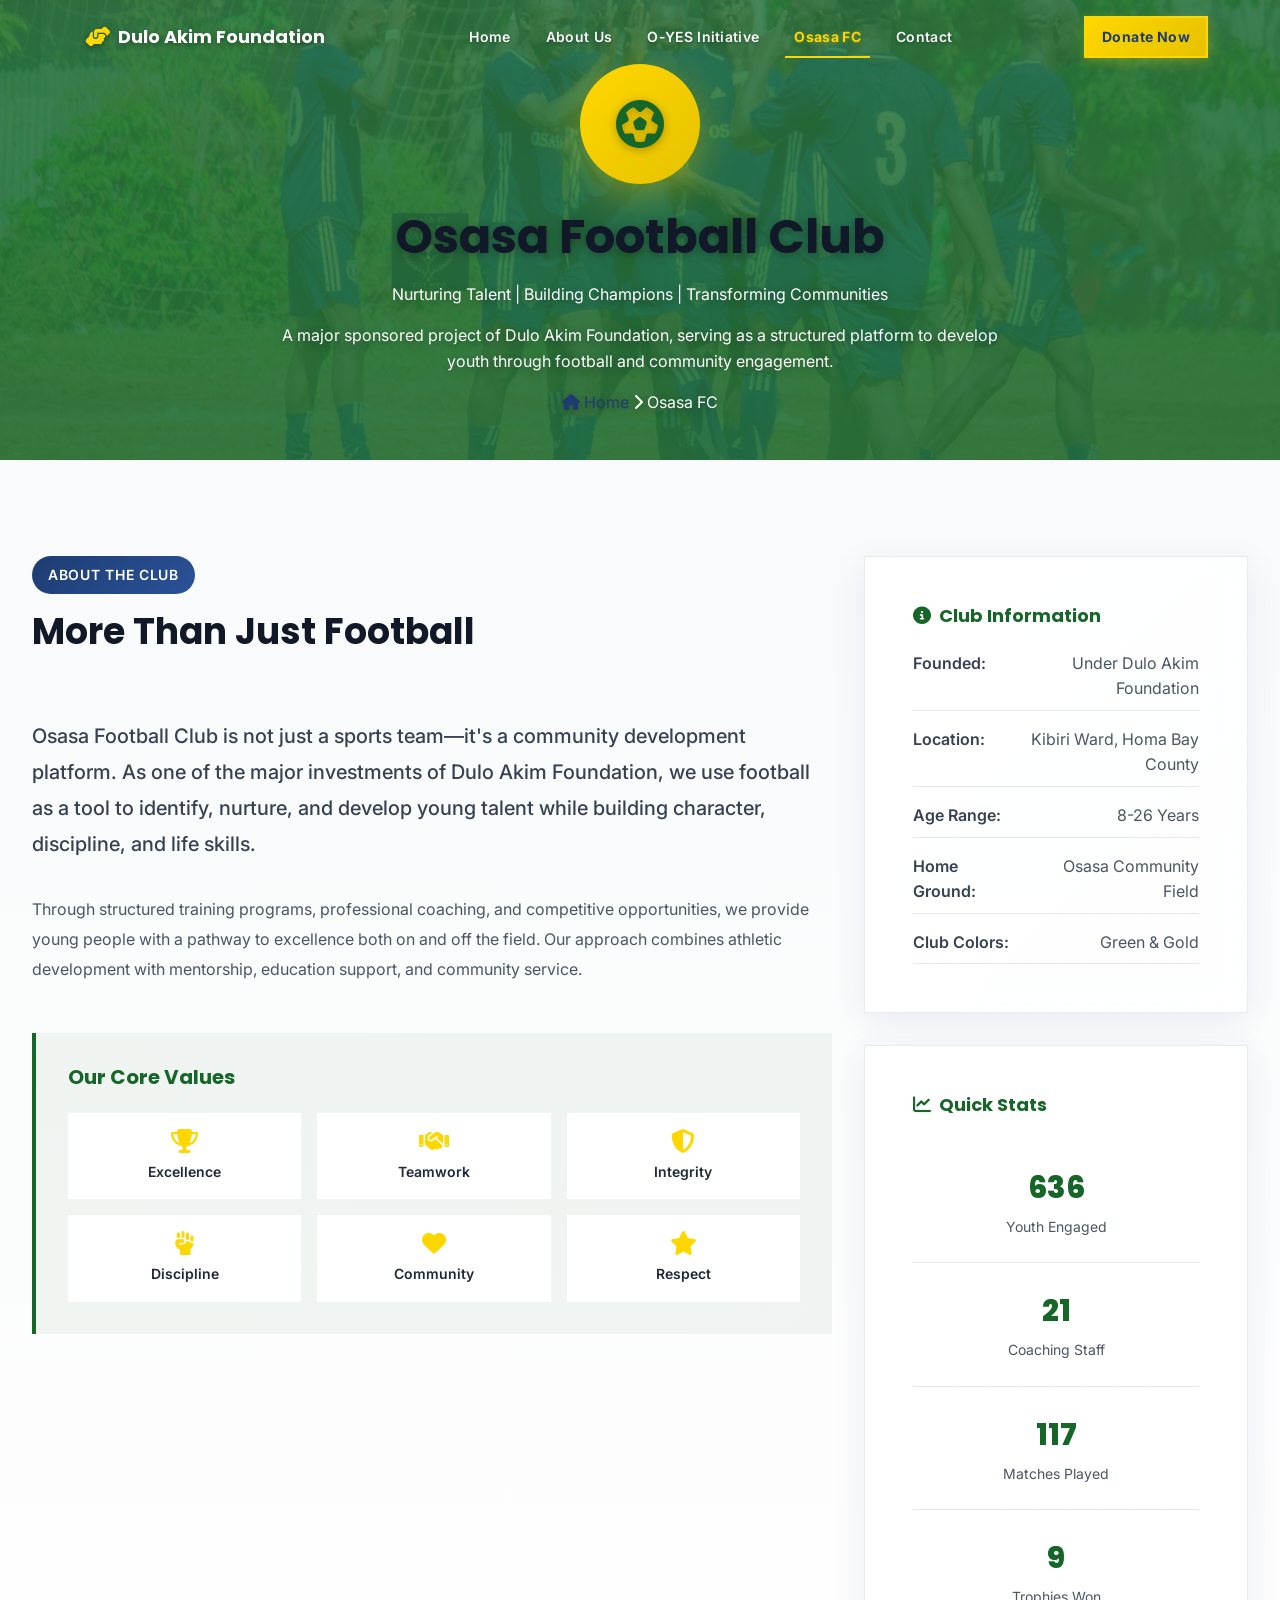
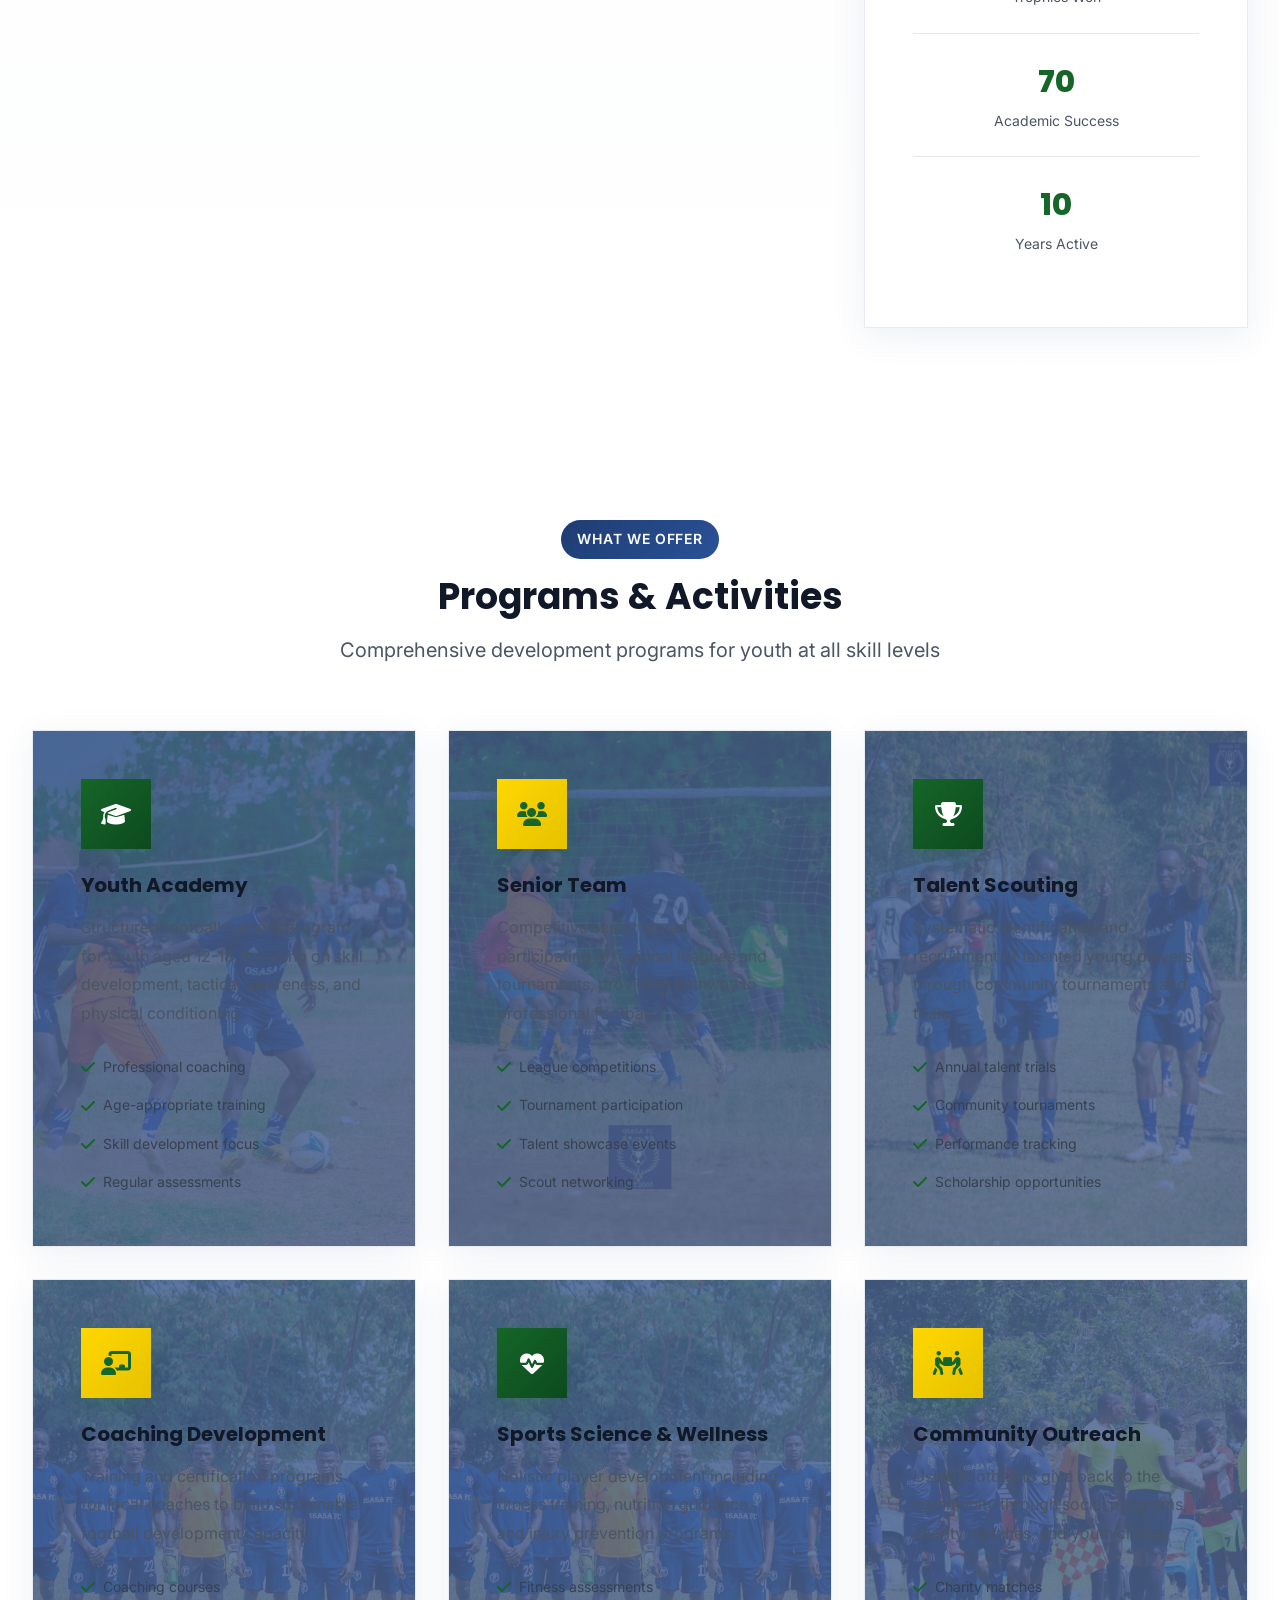
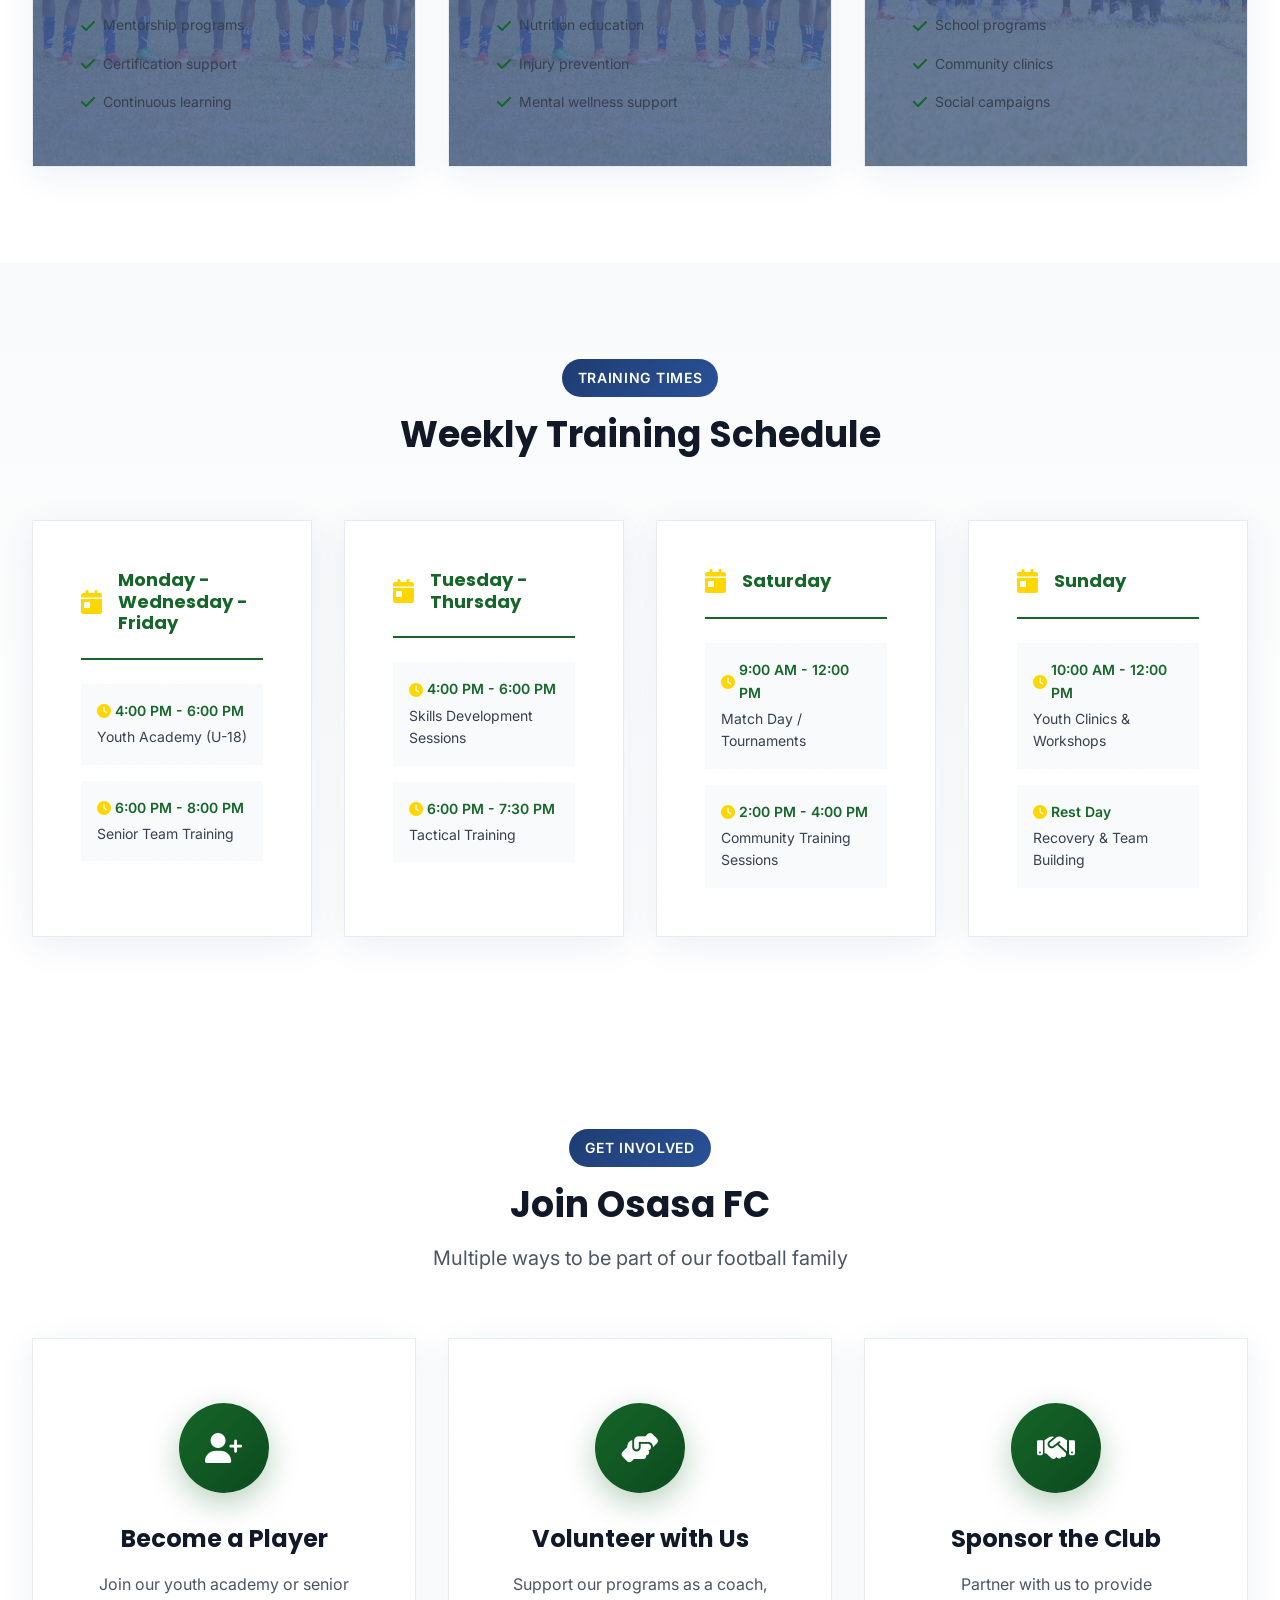
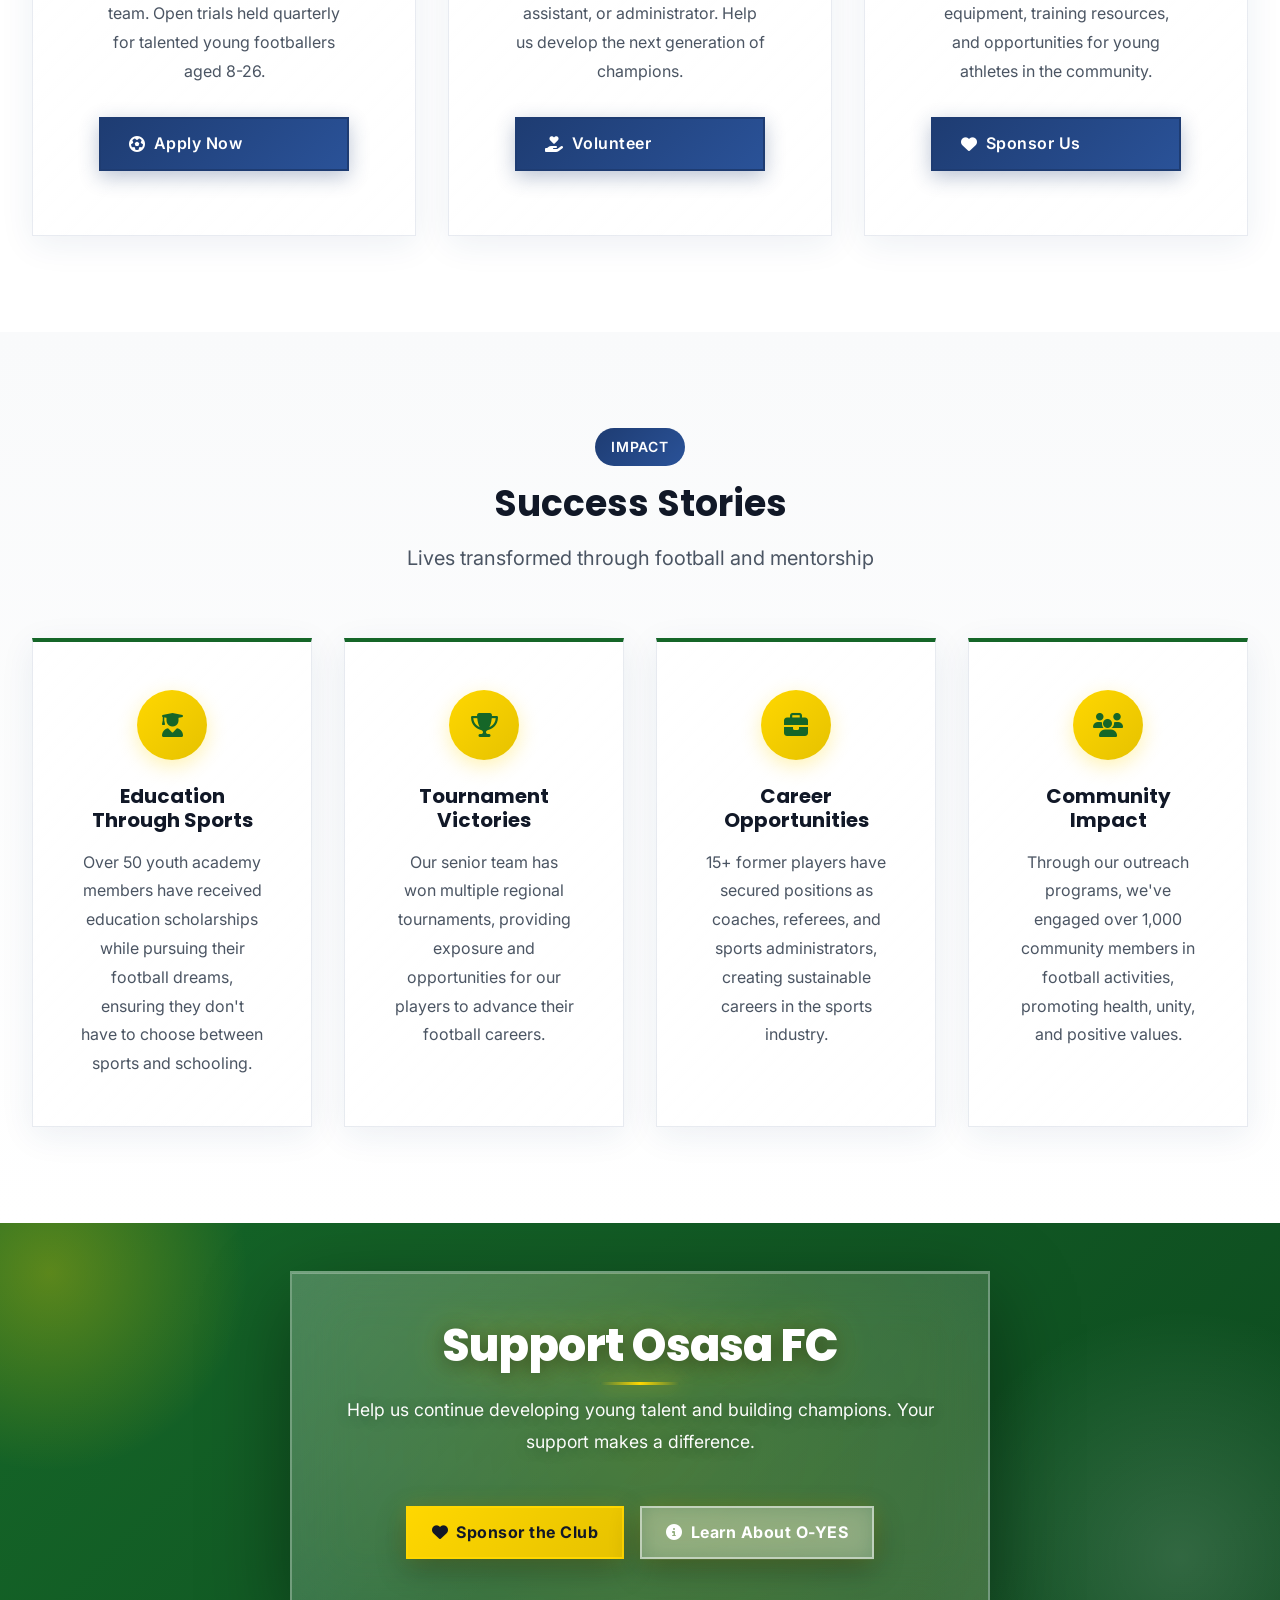
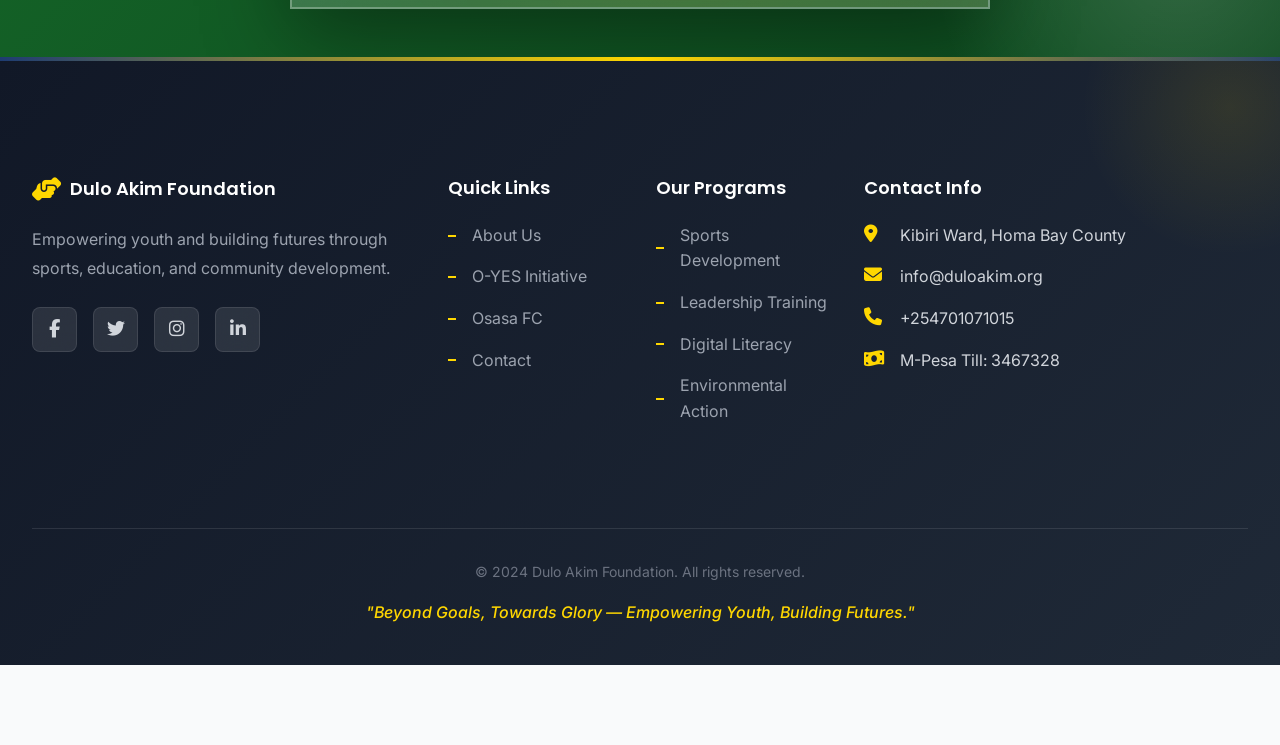
<file: osasa-fc.html>
<!DOCTYPE html>
<html lang="en">
<head>
    <meta charset="UTF-8">
    <meta name="viewport" content="width=device-width, initial-scale=1.0">
    <meta name="description" content="Osasa Football Club - A major sponsored project of Dulo Akim Foundation. Nurturing talent, building champions, transforming communities.">
    <title>Osasa FC - Dulo Akim Foundation</title>
    
    <!-- Google Fonts -->
    <link rel="preconnect" href="https://fonts.googleapis.com">
    <link rel="preconnect" href="https://fonts.gstatic.com" crossorigin>
    <link href="https://fonts.googleapis.com/css2?family=Inter:wght@300;400;500;600&family=Poppins:wght@600;700;800&display=swap" rel="stylesheet">
    
    <!-- Font Awesome Icons -->
    <link rel="stylesheet" href="https://cdnjs.cloudflare.com/ajax/libs/font-awesome/6.4.0/css/all.min.css">
    
    <!-- CSS Files -->
    <link rel="stylesheet" href="css/main.css">
    <link rel="stylesheet" href="css/components/header.css">
    <link rel="stylesheet" href="css/components/footer.css">
    <link rel="stylesheet" href="css/osasa-fc.css">
    <link rel="stylesheet" href="css/components/founders.css">
</head>
<body>
    <!-- Header/Navigation -->
    <header class="header">
        <nav class="navbar">
            <div class="nav-container">
                <div class="logo">
                    <i class="fas fa-hands-helping"></i>
                    <span>Dulo Akim Foundation</span>
                </div>
                
                <ul class="nav-menu">
                    <li><a href="index.html">Home</a></li>
                    <li><a href="about.html">About Us</a></li>
                    <li><a href="oyes-initiative.html">O-YES Initiative</a></li>
                    <li><a href="osasa-fc.html" class="active">Osasa FC</a></li>
                    <li><a href="contact.html">Contact</a></li>
                </ul>
                
                <div class="nav-actions">
                    <a href="contact.html" class="btn-donate">Donate Now</a>
                    <button class="mobile-menu-toggle" aria-label="Toggle menu">
                        <i class="fas fa-bars"></i>
                    </button>
                </div>
            </div>
        </nav>
    </header>

    <!-- Page Hero -->
    <section class="page-hero osasa-hero">
        <div class="hero-bg-image">
            <img src="assets/slideshow (8).jpg" alt="Osasa FC">
        </div>
        <div class="hero-overlay"></div>
        <div class="container">
            <div class="page-hero-content">
                <div class="hero-logo">
                    <i class="fas fa-futbol"></i>
                </div>
                <h1 class="page-title">Osasa Football Club</h1>
                <p class="page-subtitle">Nurturing Talent | Building Champions | Transforming Communities</p>
                <p class="hero-description">A major sponsored project of Dulo Akim Foundation, serving as a structured platform to develop youth through football and community engagement.</p>
                <div class="breadcrumb">
                    <a href="index.html"><i class="fas fa-home"></i> Home</a>
                    <span><i class="fas fa-chevron-right"></i></span>
                    <span>Osasa FC</span>
                </div>
            </div>
        </div>
    </section>

    <!-- Club Overview -->
    <section class="club-overview">
        <div class="container">
            <div class="overview-layout">
                <div class="overview-content">
                    <div class="section-header">
                        <span class="section-label">About the Club</span>
                        <h2 class="section-title">More Than Just Football</h2>
                    </div>
                    <p class="lead-text">
                        Osasa Football Club is not just a sports team—it's a community development platform. As one of the major investments of Dulo Akim Foundation, we use football as a tool to identify, nurture, and develop young talent while building character, discipline, and life skills.
                    </p>
                    <p>
                        Through structured training programs, professional coaching, and competitive opportunities, we provide young people with a pathway to excellence both on and off the field. Our approach combines athletic development with mentorship, education support, and community service.
                    </p>
                    
                    <div class="club-values">
                        <h3>Our Core Values</h3>
                        <div class="values-grid">
                            <div class="value-item">
                                <i class="fas fa-trophy"></i>
                                <span>Excellence</span>
                            </div>
                            <div class="value-item">
                                <i class="fas fa-handshake"></i>
                                <span>Teamwork</span>
                            </div>
                            <div class="value-item">
                                <i class="fas fa-shield-alt"></i>
                                <span>Integrity</span>
                            </div>
                            <div class="value-item">
                                <i class="fas fa-fist-raised"></i>
                                <span>Discipline</span>
                            </div>
                            <div class="value-item">
                                <i class="fas fa-heart"></i>
                                <span>Community</span>
                            </div>
                            <div class="value-item">
                                <i class="fas fa-star"></i>
                                <span>Respect</span>
                            </div>
                        </div>
                    </div>
                </div>
                
                <div class="overview-sidebar">
                    <div class="club-info-card glass-card">
                        <h3><i class="fas fa-info-circle"></i> Club Information</h3>
                        <ul class="info-list">
                            <li>
                                <span class="info-label">Founded:</span>
                                <span class="info-value">Under Dulo Akim Foundation</span>
                            </li>
                            <li>
                                <span class="info-label">Location:</span>
                                <span class="info-value">Kibiri Ward, Homa Bay County</span>
                            </li>
                            <li>
                                <span class="info-label">Age Range:</span>
                                <span class="info-value">8-26 Years</span>
                            </li>
                            <li>
                                <span class="info-label">Home Ground:</span>
                                <span class="info-value">Osasa Community Field</span>
                            </li>
                            <li>
                                <span class="info-label">Club Colors:</span>
                                <span class="info-value">Green & Gold</span>
                            </li>
                        </ul>
                    </div>
                    
                    <div class="quick-stats glass-card">
                        <h3><i class="fas fa-chart-line"></i> Quick Stats</h3>
                        <div class="stat-item">
                            <div class="stat-number" data-target="847">0</div>
                            <div class="stat-label">Youth Engaged</div>
                        </div>
                        <div class="stat-item">
                            <div class="stat-number" data-target="28">0</div>
                            <div class="stat-label">Coaching Staff</div>
                        </div>
                        <div class="stat-item">
                            <div class="stat-number" data-target="156">0</div>
                            <div class="stat-label">Matches Played</div>
                        </div>
                        <div class="stat-item">
                            <div class="stat-number" data-target="12">0</div>
                            <div class="stat-label">Trophies Won</div>
                        </div>
                        <div class="stat-item">
                            <div class="stat-number" data-target="94">0</div>
                            <div class="stat-label">Academic Success</div>
                        </div>
                        <div class="stat-item">
                            <div class="stat-number" data-target="15">0</div>
                            <div class="stat-label">Years Active</div>
                        </div>
                    </div>
                </div>
            </div>
        </div>
    </section>

    <!-- Programs & Activities -->
    <section class="programs-activities">
        <div class="container">
            <div class="section-header center">
                <span class="section-label">What We Offer</span>
                <h2 class="section-title">Programs & Activities</h2>
                <p class="section-subtitle">Comprehensive development programs for youth at all skill levels</p>
            </div>
            
            <div class="programs-grid">
                <div class="program-card glass-card">
                    <div class="program-image-bg">
                        <img src="assets/slideshow (2).jpg" alt="Youth Academy">
                    </div>
                    <div class="program-icon">
                        <i class="fas fa-graduation-cap"></i>
                    </div>
                    <h3>Youth Academy</h3>
                    <p>Structured football training program for youth aged 12-18, focusing on skill development, tactical awareness, and physical conditioning.</p>
                    <ul class="program-features">
                        <li><i class="fas fa-check"></i> Professional coaching</li>
                        <li><i class="fas fa-check"></i> Age-appropriate training</li>
                        <li><i class="fas fa-check"></i> Skill development focus</li>
                        <li><i class="fas fa-check"></i> Regular assessments</li>
                    </ul>
                </div>
                
                <div class="program-card glass-card">
                    <div class="program-image-bg">
                        <img src="assets/slideshow (3).jpg" alt="Senior Team">
                    </div>
                    <div class="program-icon">
                        <i class="fas fa-users"></i>
                    </div>
                    <h3>Senior Team</h3>
                    <p>Competitive senior squad participating in regional leagues and tournaments, providing pathway to professional football.</p>
                    <ul class="program-features">
                        <li><i class="fas fa-check"></i> League competitions</li>
                        <li><i class="fas fa-check"></i> Tournament participation</li>
                        <li><i class="fas fa-check"></i> Talent showcase events</li>
                        <li><i class="fas fa-check"></i> Scout networking</li>
                    </ul>
                </div>
                
                <div class="program-card glass-card">
                    <div class="program-image-bg">
                        <img src="assets/slideshow (4).jpg" alt="Talent Scouting">
                    </div>
                    <div class="program-icon">
                        <i class="fas fa-trophy"></i>
                    </div>
                    <h3>Talent Scouting</h3>
                    <p>Systematic identification and recruitment of talented young players through community tournaments and trials.</p>
                    <ul class="program-features">
                        <li><i class="fas fa-check"></i> Annual talent trials</li>
                        <li><i class="fas fa-check"></i> Community tournaments</li>
                        <li><i class="fas fa-check"></i> Performance tracking</li>
                        <li><i class="fas fa-check"></i> Scholarship opportunities</li>
                    </ul>
                </div>
                
                <div class="program-card glass-card">
                    <div class="program-image-bg">
                        <img src="assets/slideshow (5).jpg" alt="Coaching Development">
                    </div>
                    <div class="program-icon">
                        <i class="fas fa-chalkboard-teacher"></i>
                    </div>
                    <h3>Coaching Development</h3>
                    <p>Training and certification programs for local coaches to build sustainable football development capacity.</p>
                    <ul class="program-features">
                        <li><i class="fas fa-check"></i> Coaching courses</li>
                        <li><i class="fas fa-check"></i> Mentorship programs</li>
                        <li><i class="fas fa-check"></i> Certification support</li>
                        <li><i class="fas fa-check"></i> Continuous learning</li>
                    </ul>
                </div>
                
                <div class="program-card glass-card">
                    <div class="program-image-bg">
                        <img src="assets/slideshow (6).jpg" alt="Sports Science & Wellness">
                    </div>
                    <div class="program-icon">
                        <i class="fas fa-heartbeat"></i>
                    </div>
                    <h3>Sports Science & Wellness</h3>
                    <p>Holistic player development including fitness training, nutrition guidance, and injury prevention programs.</p>
                    <ul class="program-features">
                        <li><i class="fas fa-check"></i> Fitness assessments</li>
                        <li><i class="fas fa-check"></i> Nutrition education</li>
                        <li><i class="fas fa-check"></i> Injury prevention</li>
                        <li><i class="fas fa-check"></i> Mental wellness support</li>
                    </ul>
                </div>
                
                <div class="program-card glass-card">
                    <div class="program-image-bg">
                        <img src="assets/slideshow (7).jpg" alt="Community Outreach">
                    </div>
                    <div class="program-icon">
                        <i class="fas fa-people-carry"></i>
                    </div>
                    <h3>Community Outreach</h3>
                    <p>Using football to give back to the community through social programs, charity matches, and youth clinics.</p>
                    <ul class="program-features">
                        <li><i class="fas fa-check"></i> Charity matches</li>
                        <li><i class="fas fa-check"></i> School programs</li>
                        <li><i class="fas fa-check"></i> Community clinics</li>
                        <li><i class="fas fa-check"></i> Social campaigns</li>
                    </ul>
                </div>
            </div>
        </div>
    </section>

    <!-- Training Schedule -->
    <section class="training-schedule">
        <div class="container">
            <div class="section-header center">
                <span class="section-label">Training Times</span>
                <h2 class="section-title">Weekly Training Schedule</h2>
            </div>
            
            <div class="schedule-grid">
                <div class="schedule-card glass-card">
                    <div class="schedule-day">
                        <i class="fas fa-calendar-day"></i>
                        <h3>Monday - Wednesday - Friday</h3>
                    </div>
                    <div class="schedule-details">
                        <div class="schedule-item">
                            <span class="time"><i class="fas fa-clock"></i> 4:00 PM - 6:00 PM</span>
                            <span class="group">Youth Academy (U-18)</span>
                        </div>
                        <div class="schedule-item">
                            <span class="time"><i class="fas fa-clock"></i> 6:00 PM - 8:00 PM</span>
                            <span class="group">Senior Team Training</span>
                        </div>
                    </div>
                </div>
                
                <div class="schedule-card glass-card">
                    <div class="schedule-day">
                        <i class="fas fa-calendar-day"></i>
                        <h3>Tuesday - Thursday</h3>
                    </div>
                    <div class="schedule-details">
                        <div class="schedule-item">
                            <span class="time"><i class="fas fa-clock"></i> 4:00 PM - 6:00 PM</span>
                            <span class="group">Skills Development Sessions</span>
                        </div>
                        <div class="schedule-item">
                            <span class="time"><i class="fas fa-clock"></i> 6:00 PM - 7:30 PM</span>
                            <span class="group">Tactical Training</span>
                        </div>
                    </div>
                </div>
                
                <div class="schedule-card glass-card">
                    <div class="schedule-day">
                        <i class="fas fa-calendar-day"></i>
                        <h3>Saturday</h3>
                    </div>
                    <div class="schedule-details">
                        <div class="schedule-item">
                            <span class="time"><i class="fas fa-clock"></i> 9:00 AM - 12:00 PM</span>
                            <span class="group">Match Day / Tournaments</span>
                        </div>
                        <div class="schedule-item">
                            <span class="time"><i class="fas fa-clock"></i> 2:00 PM - 4:00 PM</span>
                            <span class="group">Community Training Sessions</span>
                        </div>
                    </div>
                </div>
                
                <div class="schedule-card glass-card">
                    <div class="schedule-day">
                        <i class="fas fa-calendar-day"></i>
                        <h3>Sunday</h3>
                    </div>
                    <div class="schedule-details">
                        <div class="schedule-item">
                            <span class="time"><i class="fas fa-clock"></i> 10:00 AM - 12:00 PM</span>
                            <span class="group">Youth Clinics & Workshops</span>
                        </div>
                        <div class="schedule-item">
                            <span class="time"><i class="fas fa-clock"></i> Rest Day</span>
                            <span class="group">Recovery & Team Building</span>
                        </div>
                    </div>
                </div>
            </div>
        </div>
    </section>

    <!-- Join the Club -->
    <section class="join-club">
        <div class="container">
            <div class="section-header center">
                <span class="section-label">Get Involved</span>
                <h2 class="section-title">Join Osasa FC</h2>
                <p class="section-subtitle">Multiple ways to be part of our football family</p>
            </div>
            
            <div class="join-options">
                <div class="join-card glass-card">
                    <div class="join-icon">
                        <i class="fas fa-user-plus"></i>
                    </div>
                    <h3>Become a Player</h3>
                    <p>Join our youth academy or senior team. Open trials held quarterly for talented young footballers aged 8-26.</p>
                    <a href="contact.html" class="btn btn-primary">
                        <i class="fas fa-futbol"></i> Apply Now
                    </a>
                </div>
                
                <div class="join-card glass-card">
                    <div class="join-icon">
                        <i class="fas fa-hands-helping"></i>
                    </div>
                    <h3>Volunteer with Us</h3>
                    <p>Support our programs as a coach, assistant, or administrator. Help us develop the next generation of champions.</p>
                    <a href="contact.html" class="btn btn-primary">
                        <i class="fas fa-hand-holding-heart"></i> Volunteer
                    </a>
                </div>
                
                <div class="join-card glass-card">
                    <div class="join-icon">
                        <i class="fas fa-handshake"></i>
                    </div>
                    <h3>Sponsor the Club</h3>
                    <p>Partner with us to provide equipment, training resources, and opportunities for young athletes in the community.</p>
                    <a href="contact.html" class="btn btn-primary">
                        <i class="fas fa-heart"></i> Sponsor Us
                    </a>
                </div>
            </div>
        </div>
    </section>

    <!-- Success Stories -->
    <section class="success-stories">
        <div class="container">
            <div class="section-header center">
                <span class="section-label">Impact</span>
                <h2 class="section-title">Success Stories</h2>
                <p class="section-subtitle">Lives transformed through football and mentorship</p>
            </div>
            
            <div class="stories-grid">
                <div class="story-card glass-card">
                    <div class="story-icon">
                        <i class="fas fa-user-graduate"></i>
                    </div>
                    <h3>Education Through Sports</h3>
                    <p>Over 50 youth academy members have received education scholarships while pursuing their football dreams, ensuring they don't have to choose between sports and schooling.</p>
                </div>
                
                <div class="story-card glass-card">
                    <div class="story-icon">
                        <i class="fas fa-trophy"></i>
                    </div>
                    <h3>Tournament Victories</h3>
                    <p>Our senior team has won multiple regional tournaments, providing exposure and opportunities for our players to advance their football careers.</p>
                </div>
                
                <div class="story-card glass-card">
                    <div class="story-icon">
                        <i class="fas fa-briefcase"></i>
                    </div>
                    <h3>Career Opportunities</h3>
                    <p>15+ former players have secured positions as coaches, referees, and sports administrators, creating sustainable careers in the sports industry.</p>
                </div>
                
                <div class="story-card glass-card">
                    <div class="story-icon">
                        <i class="fas fa-users"></i>
                    </div>
                    <h3>Community Impact</h3>
                    <p>Through our outreach programs, we've engaged over 1,000 community members in football activities, promoting health, unity, and positive values.</p>
                </div>
            </div>
        </div>
    </section>

    <!-- Call to Action -->
    <section class="cta-section">
        <div class="container">
            <div class="cta-content glass-card">
                <h2>Support Osasa FC</h2>
                <p>Help us continue developing young talent and building champions. Your support makes a difference.</p>
                <div class="cta-buttons">
                    <a href="contact.html" class="btn btn-primary btn-large">
                        <i class="fas fa-heart"></i> Sponsor the Club
                    </a>
                    <a href="oyes-initiative.html" class="btn btn-secondary btn-large">
                        <i class="fas fa-info-circle"></i> Learn About O-YES
                    </a>
                </div>
            </div>
        </div>
    </section>

    <!-- Footer -->
    <footer class="footer">
        <div class="container">
            <div class="footer-grid">
                <div class="footer-col">
                    <h3 class="footer-title">
                        <i class="fas fa-hands-helping"></i>
                        Dulo Akim Foundation
                    </h3>
                    <p>Empowering youth and building futures through sports, education, and community development.</p>
                    <div class="social-links">
                        <a href="#" aria-label="Facebook"><i class="fab fa-facebook-f"></i></a>
                        <a href="#" aria-label="Twitter"><i class="fab fa-twitter"></i></a>
                        <a href="#" aria-label="Instagram"><i class="fab fa-instagram"></i></a>
                        <a href="#" aria-label="LinkedIn"><i class="fab fa-linkedin-in"></i></a>
                    </div>
                </div>
                
                <div class="footer-col">
                    <h4>Quick Links</h4>
                    <ul>
                        <li><a href="about.html">About Us</a></li>
                        <li><a href="oyes-initiative.html">O-YES Initiative</a></li>
                        <li><a href="osasa-fc.html">Osasa FC</a></li>
                        <li><a href="contact.html">Contact</a></li>
                    </ul>
                </div>
                
                <div class="footer-col">
                    <h4>Our Programs</h4>
                    <ul>
                        <li><a href="oyes-initiative.html">Sports Development</a></li>
                        <li><a href="oyes-initiative.html">Leadership Training</a></li>
                        <li><a href="oyes-initiative.html">Digital Literacy</a></li>
                        <li><a href="oyes-initiative.html">Environmental Action</a></li>
                    </ul>
                </div>
                
                <div class="footer-col">
                    <h4>Contact Info</h4>
                    <ul class="contact-info">
                        <li><i class="fas fa-map-marker-alt"></i> Kibiri Ward, Homa Bay County</li>
                        <li><i class="fas fa-envelope"></i> info@duloakim.org</li>
                        <li><i class="fas fa-phone"></i> +254701071015</li>
                        <li><i class="fas fa-money-bill-wave"></i> M-Pesa Till: 3467328</li>
                    </ul>
                </div>
            </div>
            
            <div class="footer-bottom">
                <p>&copy; 2024 Dulo Akim Foundation. All rights reserved.</p>
                <p class="motto">"Beyond Goals, Towards Glory — Empowering Youth, Building Futures."</p>
            </div>
        </div>
    </footer>

    <!-- JavaScript Files -->
    <script src="js/main.js"></script>
</body>
</html>
</file>
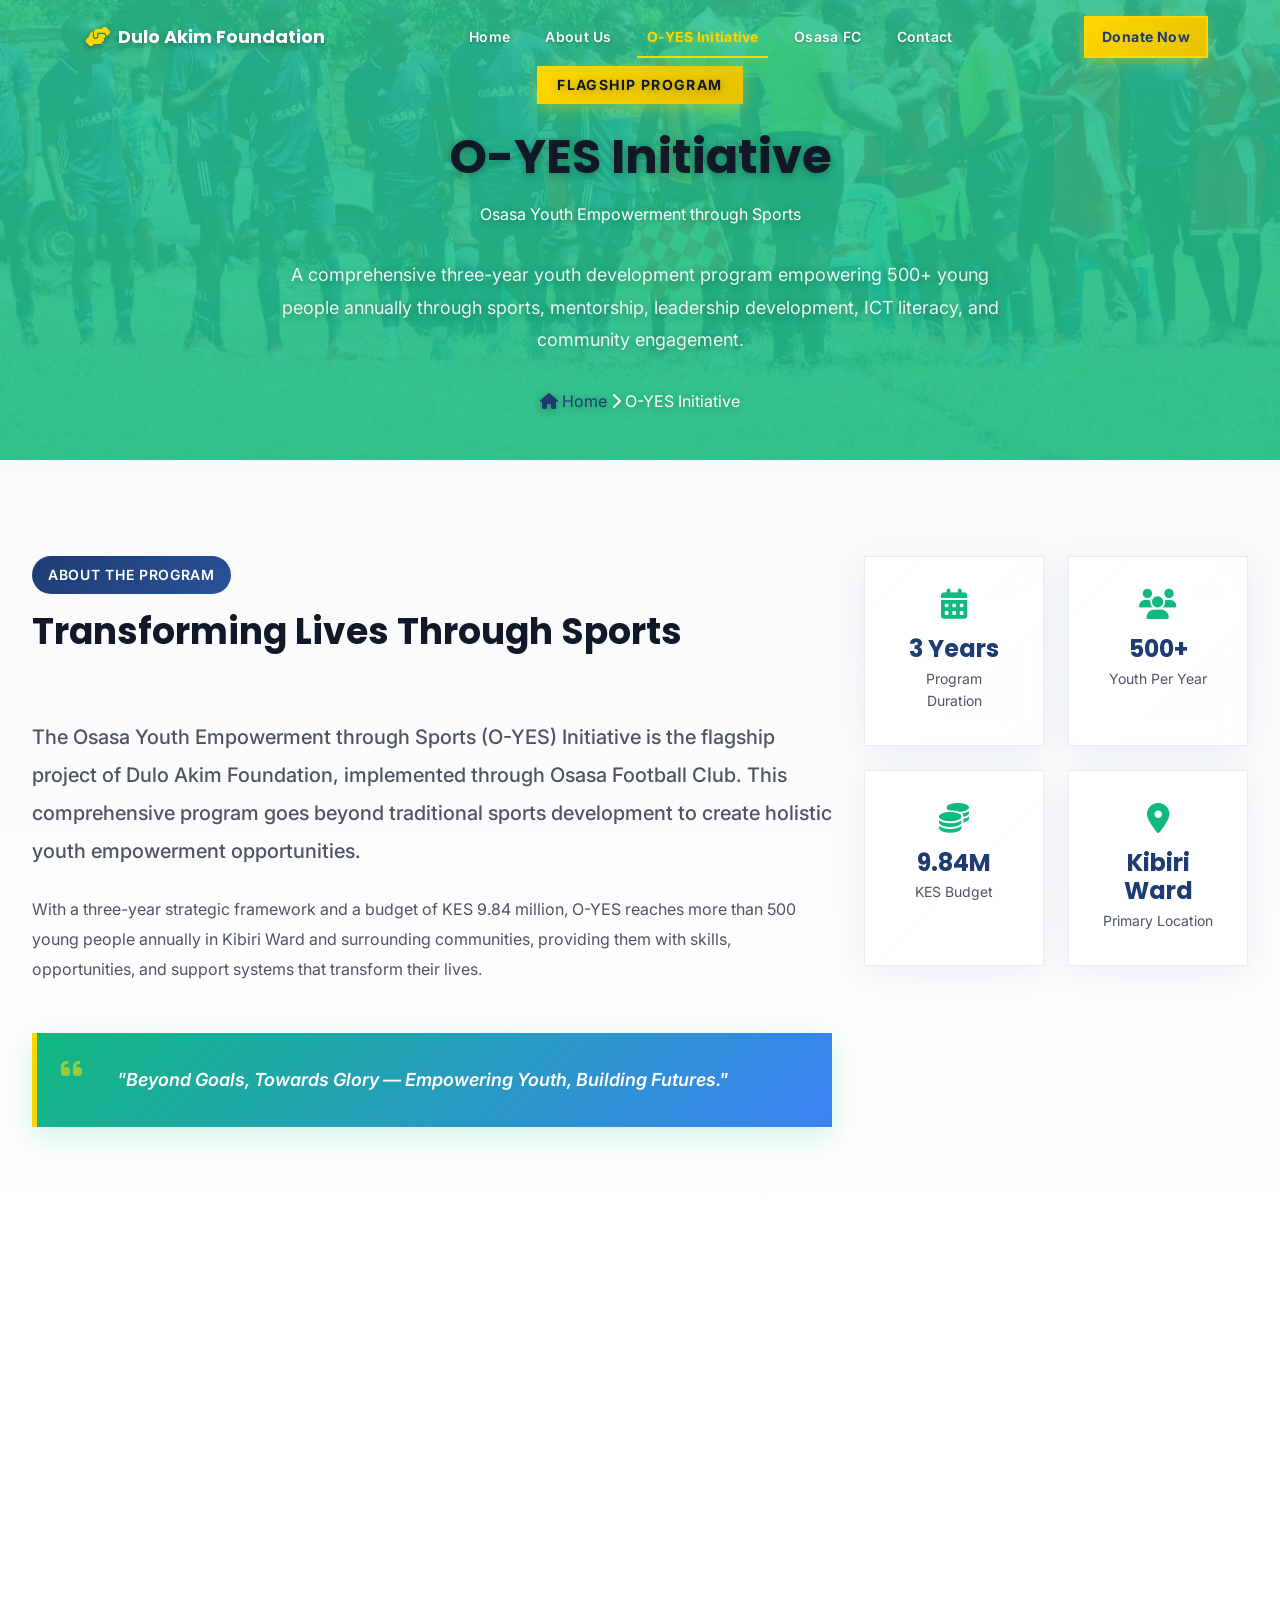
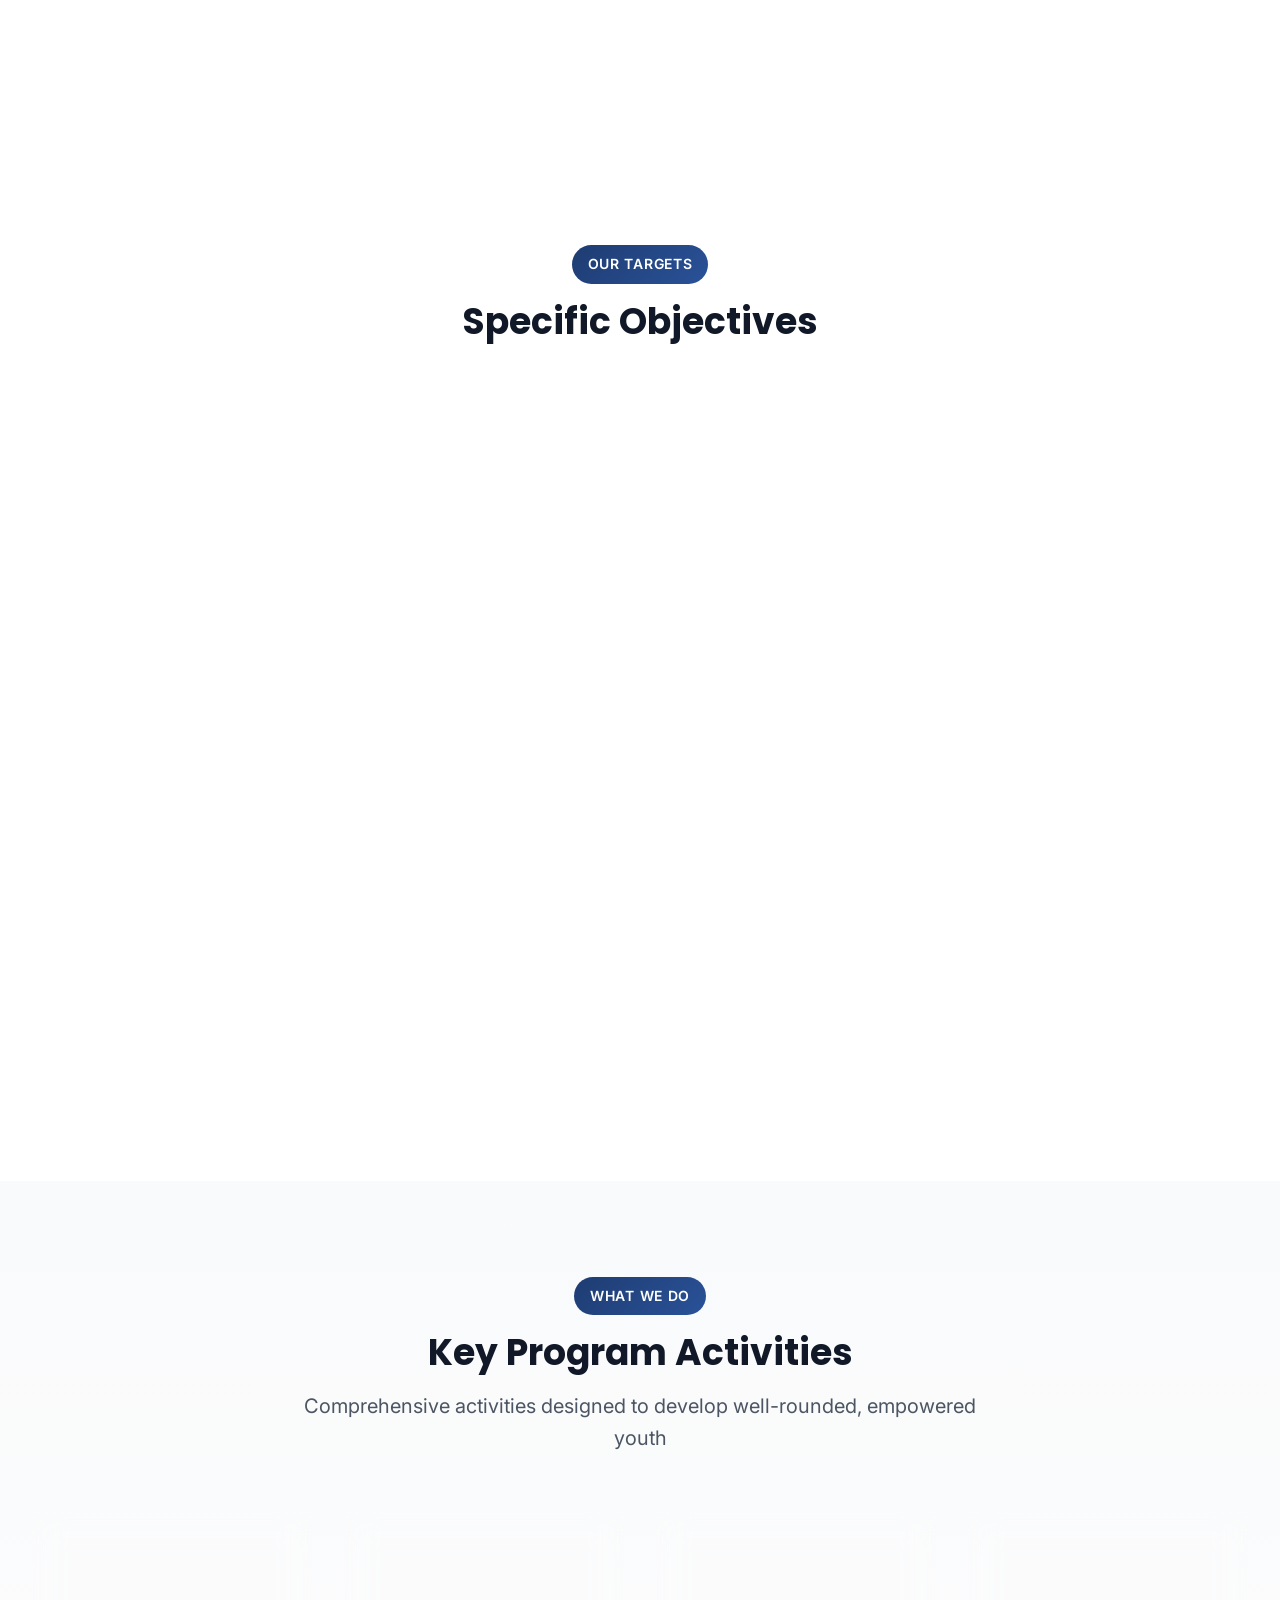
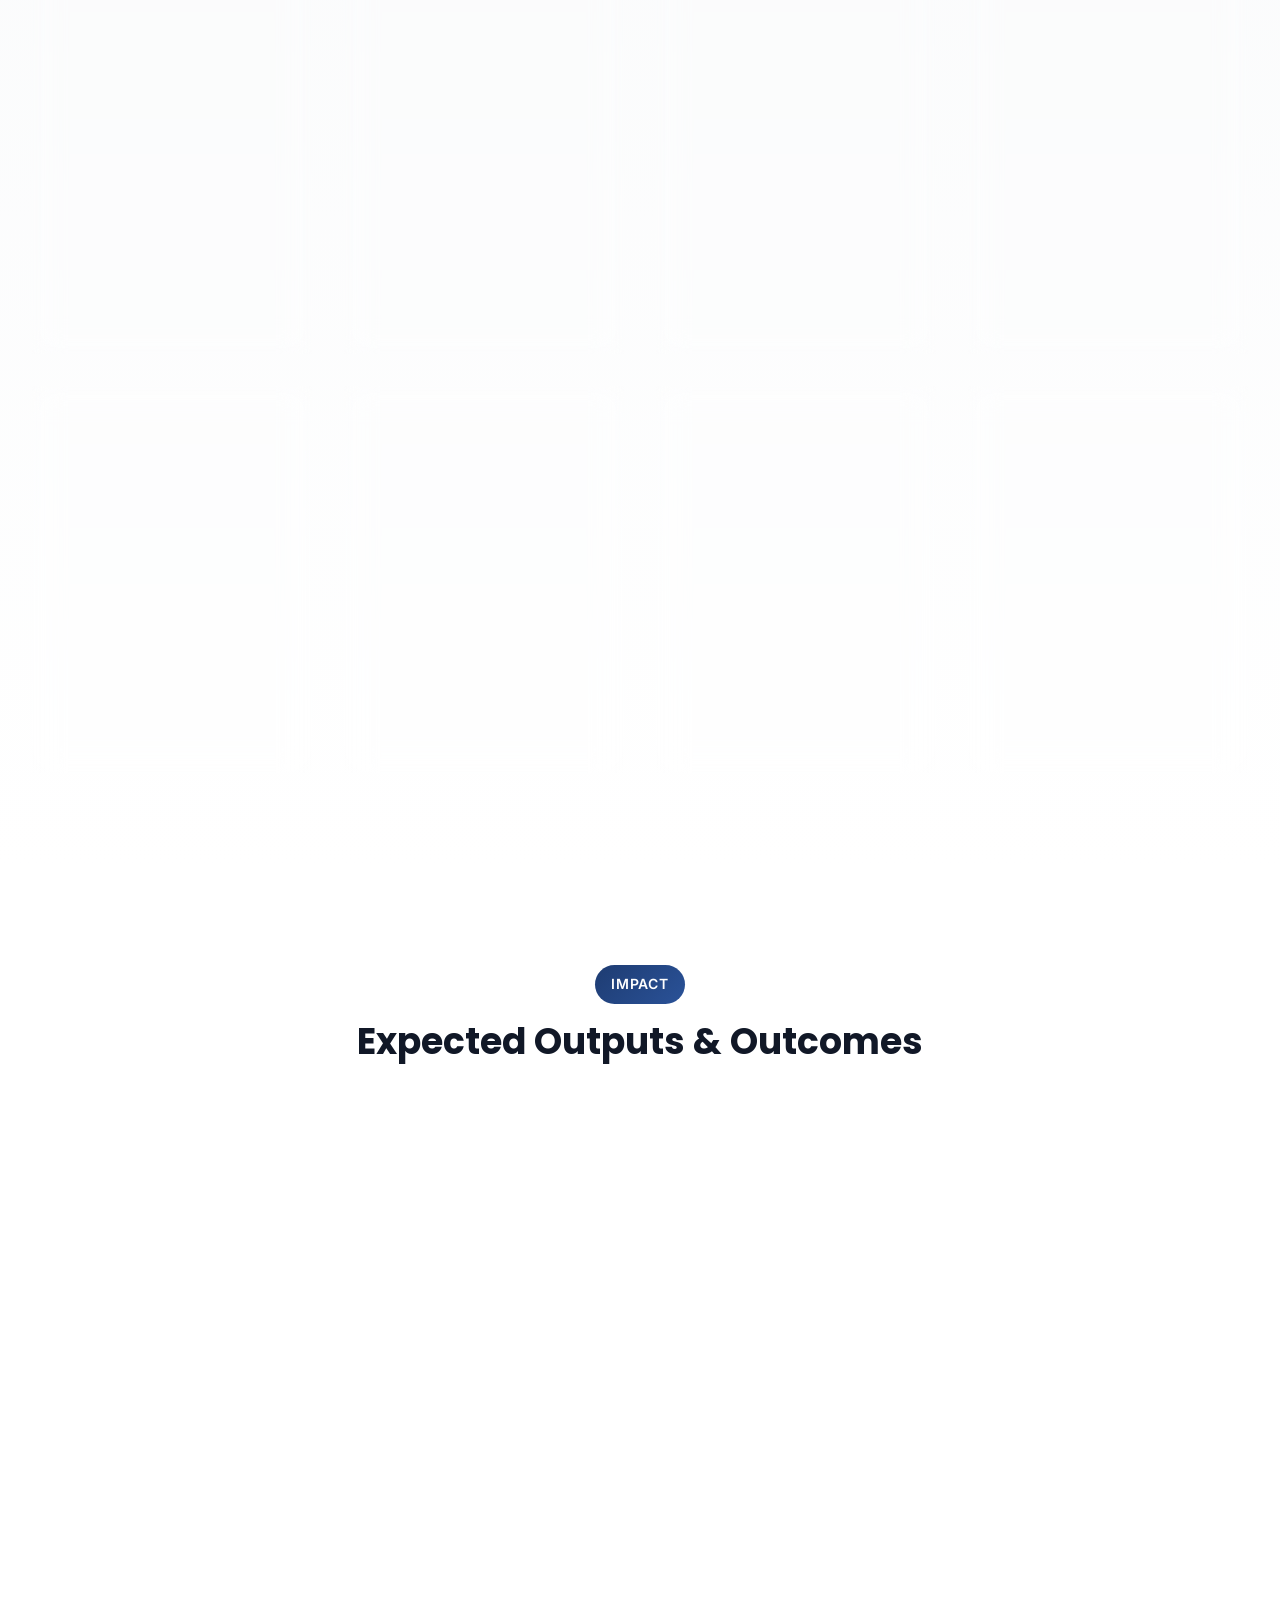
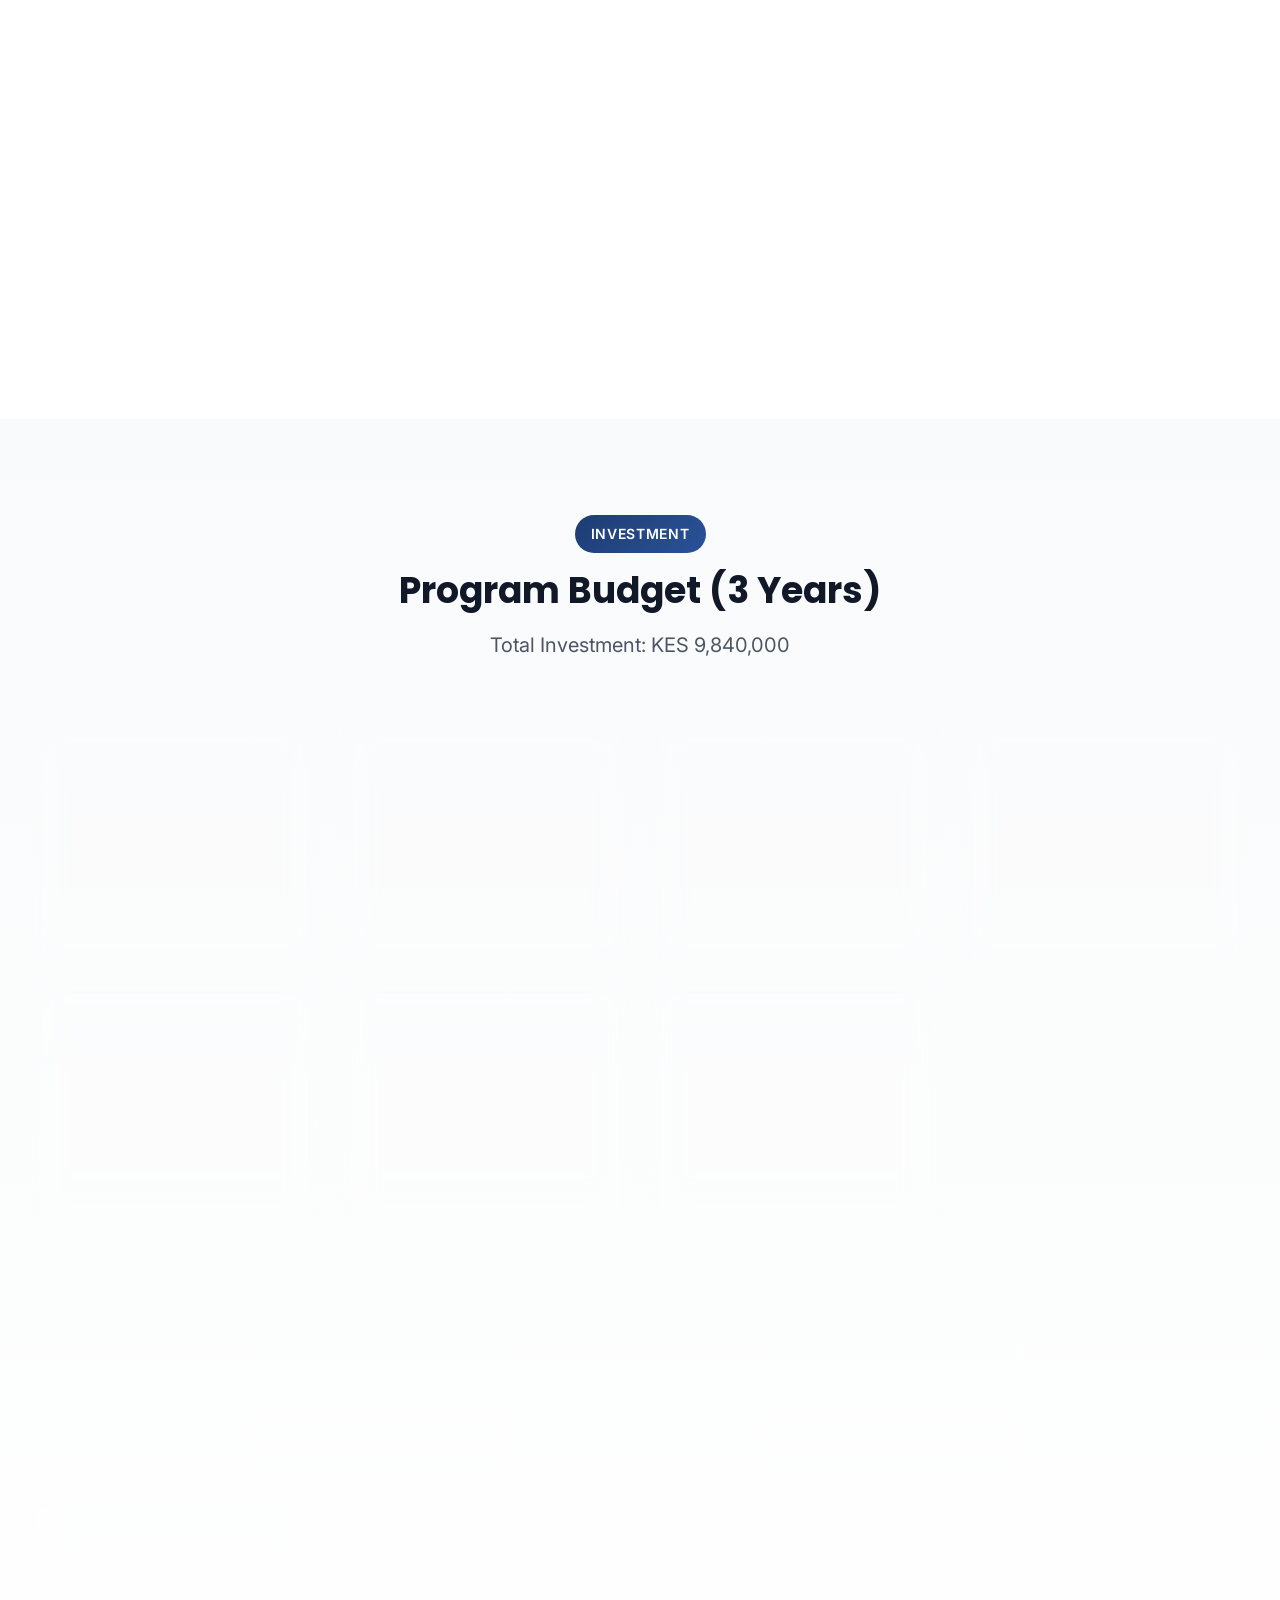
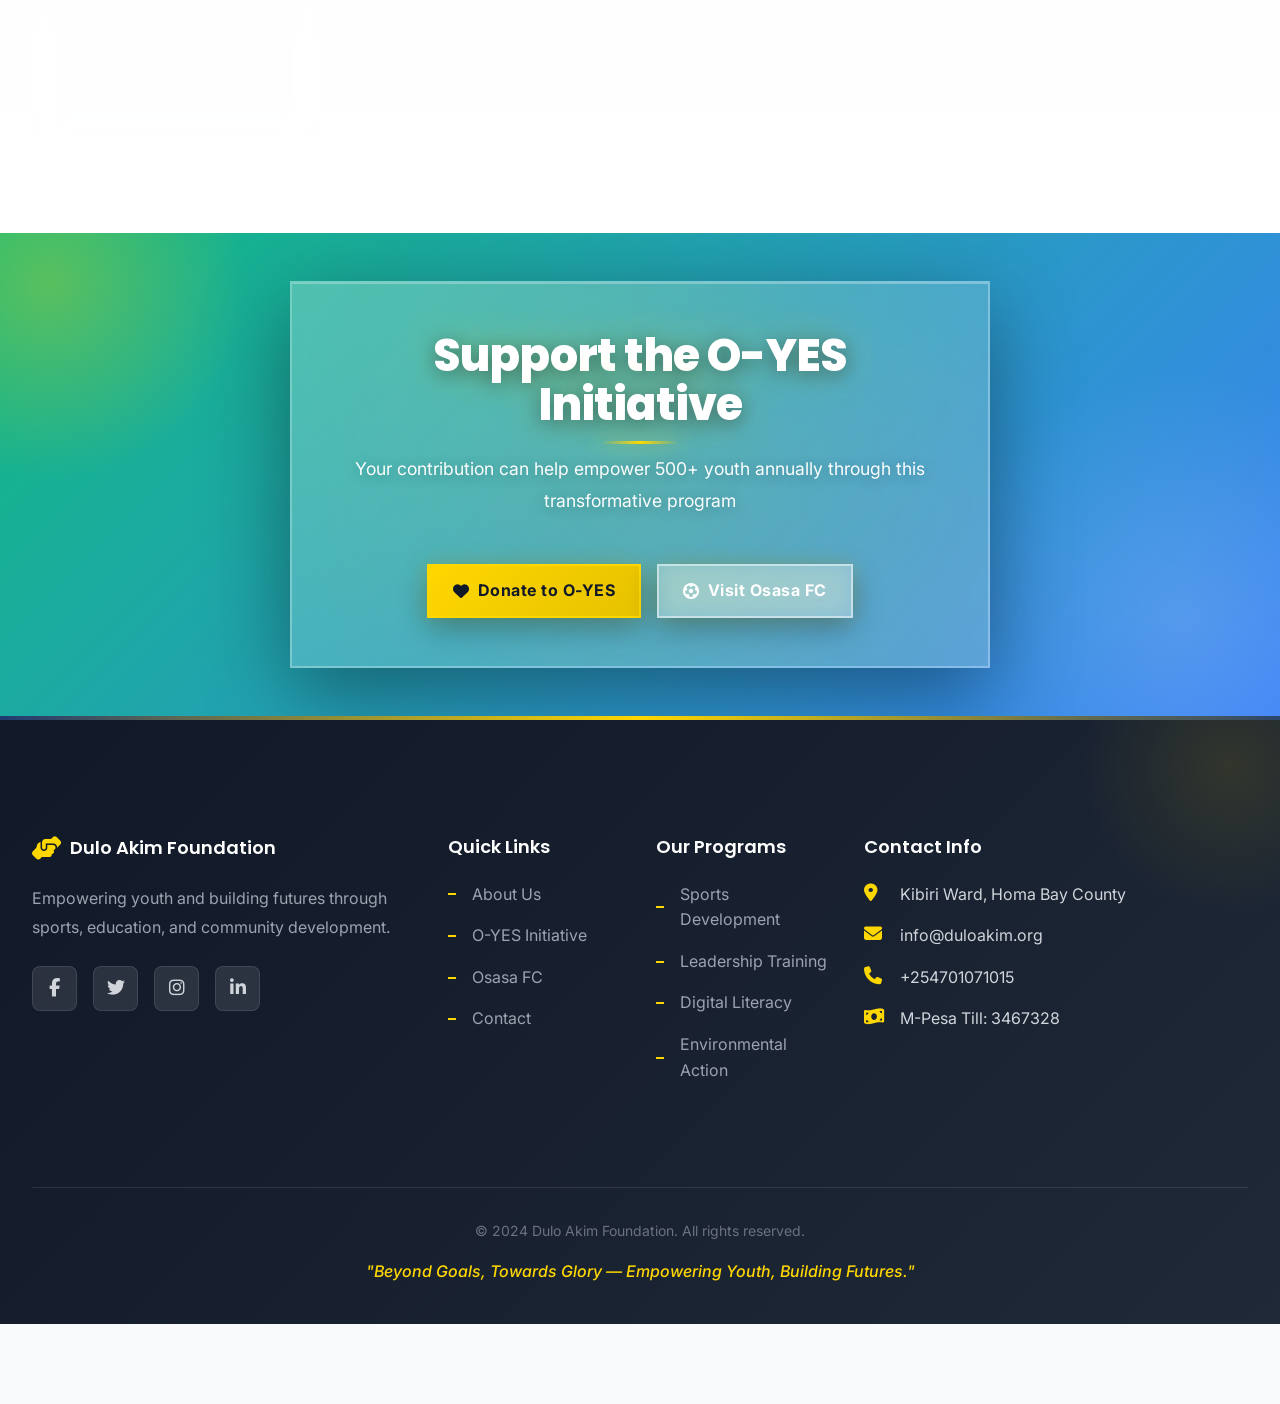
<file: oyes-initiative.html>
<!DOCTYPE html>
<html lang="en">
<head>
    <meta charset="UTF-8">
    <meta name="viewport" content="width=device-width, initial-scale=1.0">
    <meta name="description" content="O-YES Initiative - Osasa Youth Empowerment through Sports. A comprehensive three-year youth development program by Dulo Akim Foundation">
    <title>O-YES Initiative - Dulo Akim Foundation</title>
    
    <!-- Google Fonts -->
    <link rel="preconnect" href="https://fonts.googleapis.com">
    <link rel="preconnect" href="https://fonts.gstatic.com" crossorigin>
    <link href="https://fonts.googleapis.com/css2?family=Inter:wght@300;400;500;600&family=Poppins:wght@600;700;800&display=swap" rel="stylesheet">
    
    <!-- Font Awesome Icons -->
    <link rel="stylesheet" href="https://cdnjs.cloudflare.com/ajax/libs/font-awesome/6.4.0/css/all.min.css">
    
    <!-- CSS Files -->
    <link rel="stylesheet" href="css/main.css">
    <link rel="stylesheet" href="css/components/header.css">
    <link rel="stylesheet" href="css/components/footer.css">
    <link rel="stylesheet" href="css/oyes.css">
</head>
<body>
    <!-- Header/Navigation -->
    <header class="header">
        <nav class="navbar">
            <div class="nav-container">
                <div class="logo">
                    <i class="fas fa-hands-helping"></i>
                    <span>Dulo Akim Foundation</span>
                </div>
                
                <ul class="nav-menu">
                    <li><a href="index.html">Home</a></li>
                    <li><a href="about.html">About Us</a></li>
                    <li><a href="oyes-initiative.html" class="active">O-YES Initiative</a></li>
                    <li><a href="osasa-fc.html">Osasa FC</a></li>
                    <li><a href="contact.html">Contact</a></li>
                </ul>
                
                <div class="nav-actions">
                    <a href="contact.html" class="btn-donate">Donate Now</a>
                    <button class="mobile-menu-toggle" aria-label="Toggle menu">
                        <i class="fas fa-bars"></i>
                    </button>
                </div>
            </div>
        </nav>
    </header>

    <!-- Page Hero -->
    <section class="page-hero oyes-hero">
        <div class="hero-bg-image">
            <img src="assets/slideshow (7).jpg" alt="O-YES Initiative">
        </div>
        <div class="hero-overlay"></div>
        <div class="container">
            <div class="page-hero-content">
                <span class="hero-badge">Flagship Program</span>
                <h1 class="page-title">O-YES Initiative</h1>
                <p class="page-subtitle">Osasa Youth Empowerment through Sports</p>
                <p class="hero-description">A comprehensive three-year youth development program empowering 500+ young people annually through sports, mentorship, leadership development, ICT literacy, and community engagement.</p>
                <div class="breadcrumb">
                    <a href="index.html"><i class="fas fa-home"></i> Home</a>
                    <span><i class="fas fa-chevron-right"></i></span>
                    <span>O-YES Initiative</span>
                </div>
            </div>
        </div>
    </section>

    <!-- Program Overview -->
    <section class="program-overview">
        <div class="container">
            <div class="overview-grid">
                <div class="overview-content">
                    <div class="section-header">
                        <span class="section-label">About the Program</span>
                        <h2 class="section-title">Transforming Lives Through Sports</h2>
                    </div>
                    <p class="lead-text">
                        The Osasa Youth Empowerment through Sports (O-YES) Initiative is the flagship project of Dulo Akim Foundation, implemented through Osasa Football Club. This comprehensive program goes beyond traditional sports development to create holistic youth empowerment opportunities.
                    </p>
                    <p>
                        With a three-year strategic framework and a budget of KES 9.84 million, O-YES reaches more than 500 young people annually in Kibiri Ward and surrounding communities, providing them with skills, opportunities, and support systems that transform their lives.
                    </p>
                    <div class="program-motto">
                        <i class="fas fa-quote-left"></i>
                        <p>"Beyond Goals, Towards Glory — Empowering Youth, Building Futures."</p>
                    </div>
                </div>
                
                <div class="overview-stats">
                    <div class="stat-box glass-card">
                        <i class="fas fa-calendar-alt"></i>
                        <h3>3 Years</h3>
                        <p>Program Duration</p>
                    </div>
                    <div class="stat-box glass-card">
                        <i class="fas fa-users"></i>
                        <h3>500+</h3>
                        <p>Youth Per Year</p>
                    </div>
                    <div class="stat-box glass-card">
                        <i class="fas fa-coins"></i>
                        <h3>9.84M</h3>
                        <p>KES Budget</p>
                    </div>
                    <div class="stat-box glass-card">
                        <i class="fas fa-map-marker-alt"></i>
                        <h3>Kibiri Ward</h3>
                        <p>Primary Location</p>
                    </div>
                </div>
            </div>
        </div>
    </section>

    <!-- Program Goal & Objectives -->
    <section class="goal-objectives">
        <div class="container">
            <div class="goal-section">
                <div class="goal-card glass-card">
                    <div class="goal-icon">
                        <i class="fas fa-bullseye"></i>
                    </div>
                    <h2>Program Goal</h2>
                    <p>To empower young people in Kibiri Ward through sports, education, leadership, environmental stewardship, and economic opportunities under the Dulo Akim Foundation.</p>
                </div>
            </div>
            
            <div class="section-header center">
                <span class="section-label">Our Targets</span>
                <h2 class="section-title">Specific Objectives</h2>
            </div>
            
            <div class="objectives-grid">
                <div class="objective-card glass-card">
                    <div class="objective-number">01</div>
                    <div class="objective-icon">
                        <i class="fas fa-trophy"></i>
                    </div>
                    <h3>Talent Development</h3>
                    <p>Identify and nurture sporting talent among youth aged 12–26 through structured training, coaching, and competitive opportunities.</p>
                </div>
                
                <div class="objective-card glass-card">
                    <div class="objective-number">02</div>
                    <div class="objective-icon">
                        <i class="fas fa-chalkboard-teacher"></i>
                    </div>
                    <h3>Mentorship & Training</h3>
                    <p>Provide mentorship, leadership, and life-skills training to more than 500 youth annually through workshops and programs.</p>
                </div>
                
                <div class="objective-card glass-card">
                    <div class="objective-number">03</div>
                    <div class="objective-icon">
                        <i class="fas fa-hands-helping"></i>
                    </div>
                    <h3>Behavior Change</h3>
                    <p>Promote positive behavior change, discipline, teamwork, and community service among participating youth.</p>
                </div>
                
                <div class="objective-card glass-card">
                    <div class="objective-number">04</div>
                    <div class="objective-icon">
                        <i class="fas fa-briefcase"></i>
                    </div>
                    <h3>Economic Empowerment</h3>
                    <p>Establish youth-friendly economic empowerment opportunities linked to sports, ICT, and agribusiness.</p>
                </div>
                
                <div class="objective-card glass-card">
                    <div class="objective-number">05</div>
                    <div class="objective-icon">
                        <i class="fas fa-tree"></i>
                    </div>
                    <h3>Environmental Action</h3>
                    <p>Implement greening and environmental conservation programs driven by youth participants.</p>
                </div>
                
                <div class="objective-card glass-card">
                    <div class="objective-number">06</div>
                    <div class="objective-icon">
                        <i class="fas fa-venus-mars"></i>
                    </div>
                    <h3>Gender Equality</h3>
                    <p>Promote gender equality and inclusion in all program activities and opportunities.</p>
                </div>
            </div>
        </div>
    </section>

    <!-- Key Activities -->
    <section class="key-activities">
        <div class="container">
            <div class="section-header center">
                <span class="section-label">What We Do</span>
                <h2 class="section-title">Key Program Activities</h2>
                <p class="section-subtitle">Comprehensive activities designed to develop well-rounded, empowered youth</p>
            </div>
            
            <div class="activities-grid">
                <div class="activity-card glass-card">
                    <div class="activity-image-bg">
                        <img src="assets/slideshow (8).jpg" alt="Football Tournaments">
                    </div>
                    <div class="activity-icon">
                        <i class="fas fa-futbol"></i>
                    </div>
                    <h3>Football Tournaments & Scouting</h3>
                    <p>Annual competitive tournaments and systematic talent scouting programs to identify and develop promising athletes.</p>
                </div>
                
                <div class="activity-card glass-card">
                    <div class="activity-image-bg">
                        <img src="assets/slideshow (9).jpg" alt="Youth Football Academy">
                    </div>
                    <div class="activity-icon">
                        <i class="fas fa-school"></i>
                    </div>
                    <h3>Youth Football Academy</h3>
                    <p>Establishment and operation of Osasa Youth Football Academy with professional coaching and training facilities.</p>
                </div>
                
                <div class="activity-card glass-card">
                    <div class="activity-image-bg">
                        <img src="assets/slideshow (10).jpg" alt="Leadership Workshops">
                    </div>
                    <div class="activity-icon">
                        <i class="fas fa-user-tie"></i>
                    </div>
                    <h3>Leadership Workshops</h3>
                    <p>Regular mentorship and leadership training workshops to develop critical thinking and decision-making skills.</p>
                </div>
                
                <div class="activity-card glass-card">
                    <div class="activity-image-bg">
                        <img src="assets/slideshow (11).jpg" alt="Health Awareness">
                    </div>
                    <div class="activity-icon">
                        <i class="fas fa-heartbeat"></i>
                    </div>
                    <h3>Health Awareness</h3>
                    <p>Comprehensive health awareness campaigns covering nutrition, fitness, mental health, and disease prevention.</p>
                </div>
                
                <div class="activity-card glass-card">
                    <div class="activity-image-bg">
                        <img src="assets/slideshow (6).jpg" alt="ICT Training">
                    </div>
                    <div class="activity-icon">
                        <i class="fas fa-laptop-code"></i>
                    </div>
                    <h3>ICT & AI Training</h3>
                    <p>Digital literacy and artificial intelligence training programs to prepare youth for the modern economy.</p>
                </div>
                
                <div class="activity-card glass-card">
                    <div class="activity-image-bg">
                        <img src="assets/slideshow (5).jpg" alt="Environmental Conservation">
                    </div>
                    <div class="activity-icon">
                        <i class="fas fa-seedling"></i>
                    </div>
                    <h3>Environmental Conservation</h3>
                    <p>Tree planting, waste management, and climate action programs led by youth participants.</p>
                </div>
                
                <div class="activity-card glass-card">
                    <div class="activity-image-bg">
                        <img src="assets/slideshow (4).jpg" alt="Microenterprise Development">
                    </div>
                    <div class="activity-icon">
                        <i class="fas fa-store"></i>
                    </div>
                    <h3>Microenterprise Development</h3>
                    <p>Youth entrepreneurship programs and support for small business development initiatives.</p>
                </div>
                
                <div class="activity-card glass-card">
                    <div class="activity-image-bg">
                        <img src="assets/slideshow (3).jpg" alt="Community Outreach">
                    </div>
                    <div class="activity-icon">
                        <i class="fas fa-people-carry"></i>
                    </div>
                    <h3>Community Outreach</h3>
                    <p>Corporate social responsibility events and community engagement activities to build social cohesion.</p>
                </div>
            </div>
        </div>
    </section>

    <!-- Expected Outcomes -->
    <section class="expected-outcomes">
        <div class="container">
            <div class="section-header center">
                <span class="section-label">Impact</span>
                <h2 class="section-title">Expected Outputs & Outcomes</h2>
            </div>
            
            <div class="outcomes-grid">
                <div class="outcome-card glass-card">
                    <div class="outcome-icon">
                        <i class="fas fa-graduation-cap"></i>
                    </div>
                    <h3>500+ Youth Trained Annually</h3>
                    <p>More than 500 young people receive comprehensive training and development opportunities each year.</p>
                </div>
                
                <div class="outcome-card glass-card">
                    <div class="outcome-icon">
                        <i class="fas fa-chart-line"></i>
                    </div>
                    <h3>Enhanced Skills</h3>
                    <p>Improved leadership, employability, and life skills among program participants.</p>
                </div>
                
                <div class="outcome-card glass-card">
                    <div class="outcome-icon">
                        <i class="fas fa-laptop"></i>
                    </div>
                    <h3>Digital Literacy</h3>
                    <p>Higher digital and technological literacy rates among youth in the community.</p>
                </div>
                
                <div class="outcome-card glass-card">
                    <div class="outcome-icon">
                        <i class="fas fa-balance-scale"></i>
                    </div>
                    <h3>Gender Inclusion</h3>
                    <p>Stronger gender equality and increased participation of young women in sports and leadership.</p>
                </div>
                
                <div class="outcome-card glass-card">
                    <div class="outcome-icon">
                        <i class="fas fa-leaf"></i>
                    </div>
                    <h3>Environmental Impact</h3>
                    <p>Improved environmental conservation practices and climate awareness in the community.</p>
                </div>
                
                <div class="outcome-card glass-card">
                    <div class="outcome-icon">
                        <i class="fas fa-users"></i>
                    </div>
                    <h3>Community Cohesion</h3>
                    <p>Stronger community bonds and increased social capital through collaborative activities.</p>
                </div>
                
                <div class="outcome-card glass-card">
                    <div class="outcome-icon">
                        <i class="fas fa-star"></i>
                    </div>
                    <h3>Regional Model</h3>
                    <p>Osasa FC becomes a recognized regional model for sports-based youth empowerment.</p>
                </div>
                
                <div class="outcome-card glass-card">
                    <div class="outcome-icon">
                        <i class="fas fa-handshake"></i>
                    </div>
                    <h3>Partnership Network</h3>
                    <p>Expanded network of partners, sponsors, and stakeholders supporting youth development.</p>
                </div>
            </div>
        </div>
    </section>

    <!-- Budget Breakdown -->
    <section class="budget-section">
        <div class="container">
            <div class="section-header center">
                <span class="section-label">Investment</span>
                <h2 class="section-title">Program Budget (3 Years)</h2>
                <p class="section-subtitle">Total Investment: KES 9,840,000</p>
            </div>
            
            <div class="budget-grid">
                <div class="budget-card glass-card">
                    <div class="budget-icon">
                        <i class="fas fa-tshirt"></i>
                    </div>
                    <h4>Football Equipment & Kits</h4>
                    <p class="budget-amount">KES 1,050,000</p>
                </div>
                
                <div class="budget-card glass-card">
                    <div class="budget-icon">
                        <i class="fas fa-trophy"></i>
                    </div>
                    <h4>Talent Development & Tournaments</h4>
                    <p class="budget-amount">KES 1,200,000</p>
                </div>
                
                <div class="budget-card glass-card">
                    <div class="budget-icon">
                        <i class="fas fa-school"></i>
                    </div>
                    <h4>Youth Academy Setup & Coaching</h4>
                    <p class="budget-amount">KES 1,500,000</p>
                </div>
                
                <div class="budget-card glass-card">
                    <div class="budget-icon">
                        <i class="fas fa-chalkboard-teacher"></i>
                    </div>
                    <h4>Mentorship & Leadership</h4>
                    <p class="budget-amount">KES 750,000</p>
                </div>
                
                <div class="budget-card glass-card">
                    <div class="budget-icon">
                        <i class="fas fa-heartbeat"></i>
                    </div>
                    <h4>Health & Social Awareness</h4>
                    <p class="budget-amount">KES 600,000</p>
                </div>
                
                <div class="budget-card glass-card">
                    <div class="budget-icon">
                        <i class="fas fa-laptop-code"></i>
                    </div>
                    <h4>ICT & AI Digital Literacy</h4>
                    <p class="budget-amount">KES 1,050,000</p>
                </div>
                
                <div class="budget-card glass-card">
                    <div class="budget-icon">
                        <i class="fas fa-seedling"></i>
                    </div>
                    <h4>Environmental Activities</h4>
                    <p class="budget-amount">KES 450,000</p>
                </div>
                
                <div class="budget-card glass-card">
                    <div class="budget-icon">
                        <i class="fas fa-venus-mars"></i>
                    </div>
                    <h4>Gender Equity Programs</h4>
                    <p class="budget-amount">KES 600,000</p>
                </div>
                
                <div class="budget-card glass-card">
                    <div class="budget-icon">
                        <i class="fas fa-people-carry"></i>
                    </div>
                    <h4>Community Outreach</h4>
                    <p class="budget-amount">KES 450,000</p>
                </div>
                
                <div class="budget-card glass-card">
                    <div class="budget-icon">
                        <i class="fas fa-chart-bar"></i>
                    </div>
                    <h4>Monitoring & Evaluation</h4>
                    <p class="budget-amount">KES 540,000</p>
                </div>
                
                <div class="budget-card glass-card">
                    <div class="budget-icon">
                        <i class="fas fa-cogs"></i>
                    </div>
                    <h4>Administration</h4>
                    <p class="budget-amount">KES 900,000</p>
                </div>
                
                <div class="budget-card glass-card">
                    <div class="budget-icon">
                        <i class="fas fa-bullhorn"></i>
                    </div>
                    <h4>Branding & Visibility</h4>
                    <p class="budget-amount">KES 600,000</p>
                </div>
                
                <div class="budget-card glass-card">
                    <div class="budget-icon">
                        <i class="fas fa-exclamation-triangle"></i>
                    </div>
                    <h4>Contingency</h4>
                    <p class="budget-amount">KES 450,000</p>
                </div>
            </div>
        </div>
    </section>

    <!-- Call to Action -->
    <section class="cta-section">
        <div class="container">
            <div class="cta-content glass-card">
                <h2>Support the O-YES Initiative</h2>
                <p>Your contribution can help empower 500+ youth annually through this transformative program</p>
                <div class="cta-buttons">
                    <a href="contact.html" class="btn btn-primary btn-large">
                        <i class="fas fa-heart"></i> Donate to O-YES
                    </a>
                    <a href="osasa-fc.html" class="btn btn-secondary btn-large">
                        <i class="fas fa-futbol"></i> Visit Osasa FC
                    </a>
                </div>
            </div>
        </div>
    </section>

    <!-- Footer -->
    <footer class="footer">
        <div class="container">
            <div class="footer-grid">
                <div class="footer-col">
                    <h3 class="footer-title">
                        <i class="fas fa-hands-helping"></i>
                        Dulo Akim Foundation
                    </h3>
                    <p>Empowering youth and building futures through sports, education, and community development.</p>
                    <div class="social-links">
                        <a href="#" aria-label="Facebook"><i class="fab fa-facebook-f"></i></a>
                        <a href="#" aria-label="Twitter"><i class="fab fa-twitter"></i></a>
                        <a href="#" aria-label="Instagram"><i class="fab fa-instagram"></i></a>
                        <a href="#" aria-label="LinkedIn"><i class="fab fa-linkedin-in"></i></a>
                    </div>
                </div>
                
                <div class="footer-col">
                    <h4>Quick Links</h4>
                    <ul>
                        <li><a href="about.html">About Us</a></li>
                        <li><a href="oyes-initiative.html">O-YES Initiative</a></li>
                        <li><a href="osasa-fc.html">Osasa FC</a></li>
                        <li><a href="contact.html">Contact</a></li>
                    </ul>
                </div>
                
                <div class="footer-col">
                    <h4>Our Programs</h4>
                    <ul>
                        <li><a href="oyes-initiative.html">Sports Development</a></li>
                        <li><a href="oyes-initiative.html">Leadership Training</a></li>
                        <li><a href="oyes-initiative.html">Digital Literacy</a></li>
                        <li><a href="oyes-initiative.html">Environmental Action</a></li>
                    </ul>
                </div>
                
                <div class="footer-col">
                    <h4>Contact Info</h4>
                    <ul class="contact-info">
                        <li><i class="fas fa-map-marker-alt"></i> Kibiri Ward, Homa Bay County</li>
                        <li><i class="fas fa-envelope"></i> info@duloakim.org</li>
                        <li><i class="fas fa-phone"></i> +254701071015</li>
                        <li><i class="fas fa-money-bill-wave"></i> M-Pesa Till: 3467328</li>
                    </ul>
                </div>
            </div>
            
            <div class="footer-bottom">
                <p>&copy; 2024 Dulo Akim Foundation. All rights reserved.</p>
                <p class="motto">"Beyond Goals, Towards Glory — Empowering Youth, Building Futures."</p>
            </div>
        </div>
    </footer>

    <!-- JavaScript Files -->
    <script src="js/main.js"></script>
</body>
</html>
</file>
<file: css/main.css>
/* ===================================
   CSS VARIABLES & ROOT STYLES
   =================================== */
:root {
    /* Primary Colors */
    --primary-color: #1e3c72;
    --primary-light: #2a5298;
    --primary-dark: #152a52;
    --secondary-color: #ffd700;
    --secondary-dark: #e6c200;
    
    /* Accent Colors */
    --accent-green: #10b981;
    --accent-blue: #3b82f6;
    --accent-orange: #f59e0b;
    --accent-purple: #8b5cf6;
    
    /* Neutral Colors */
    --white: #ffffff;
    --black: #000000;
    --gray-50: #f9fafb;
    --gray-100: #f3f4f6;
    --gray-200: #e5e7eb;
    --gray-300: #d1d5db;
    --gray-400: #9ca3af;
    --gray-500: #6b7280;
    --gray-600: #4b5563;
    --gray-700: #374151;
    --gray-800: #1f2937;
    --gray-900: #111827;
    
    /* Semantic Colors */
    --success: #10b981;
    --warning: #f59e0b;
    --error: #ef4444;
    --info: #3b82f6;
    
    /* Typography */
    --font-primary: 'Inter', -apple-system, BlinkMacSystemFont, 'Segoe UI', sans-serif;
    --font-display: 'Poppins', sans-serif;
    
    /* Font Sizes */
    --text-xs: 0.75rem;      /* 12px */
    --text-sm: 0.875rem;     /* 14px */
    --text-base: 1rem;       /* 16px */
    --text-lg: 1.125rem;     /* 18px */
    --text-xl: 1.25rem;      /* 20px */
    --text-2xl: 1.5rem;      /* 24px */
    --text-3xl: 1.875rem;    /* 30px */
    --text-4xl: 2.25rem;     /* 36px */
    --text-5xl: 3rem;        /* 48px */
    --text-6xl: 3.75rem;     /* 60px */
    --text-7xl: 4.5rem;      /* 72px */
    
    /* Spacing */
    --spacing-xs: 0.25rem;   /* 4px */
    --spacing-sm: 0.5rem;    /* 8px */
    --spacing-md: 1rem;      /* 16px */
    --spacing-lg: 1.5rem;    /* 24px */
    --spacing-xl: 2rem;      /* 32px */
    --spacing-2xl: 3rem;     /* 48px */
    --spacing-3xl: 4rem;     /* 64px */
    --spacing-4xl: 6rem;     /* 96px */
    
    /* Border Radius */
    --radius-sm: 0.375rem;   /* 6px */
    --radius-md: 0.5rem;     /* 8px */
    --radius-lg: 0.75rem;    /* 12px */
    --radius-xl: 1rem;       /* 16px */
    --radius-2xl: 1.5rem;    /* 24px */
    --radius-full: 9999px;
    
    /* Shadows */
    --shadow-sm: 0 1px 2px 0 rgba(0, 0, 0, 0.05);
    --shadow-md: 0 4px 6px -1px rgba(0, 0, 0, 0.1), 0 2px 4px -1px rgba(0, 0, 0, 0.06);
    --shadow-lg: 0 10px 15px -3px rgba(0, 0, 0, 0.1), 0 4px 6px -2px rgba(0, 0, 0, 0.05);
    --shadow-xl: 0 20px 25px -5px rgba(0, 0, 0, 0.1), 0 10px 10px -5px rgba(0, 0, 0, 0.04);
    --shadow-2xl: 0 25px 50px -12px rgba(0, 0, 0, 0.25);
    
    /* Transitions */
    --transition-fast: 150ms cubic-bezier(0.4, 0, 0.2, 1);
    --transition-base: 250ms cubic-bezier(0.4, 0, 0.2, 1);
    --transition-slow: 350ms cubic-bezier(0.4, 0, 0.2, 1);
    
    /* Z-index */
    --z-dropdown: 1000;
    --z-sticky: 1020;
    --z-fixed: 1030;
    --z-modal-backdrop: 1040;
    --z-modal: 1050;
    --z-popover: 1060;
    --z-tooltip: 1070;
}

/* ===================================
   RESET & BASE STYLES
   =================================== */
*, *::before, *::after {
    margin: 0;
    padding: 0;
    box-sizing: border-box;
}

html {
    font-size: 16px;
    scroll-behavior: smooth;
}

body {
    font-family: var(--font-primary);
    font-size: var(--text-base);
    line-height: 1.6;
    color: var(--gray-800);
    background-color: var(--gray-50);
    -webkit-font-smoothing: antialiased;
    -moz-osx-font-smoothing: grayscale;
    overflow-x: hidden;
}

/* ===================================
   TYPOGRAPHY
   =================================== */
h1, h2, h3, h4, h5, h6 {
    font-family: var(--font-display);
    font-weight: 700;
    line-height: 1.2;
    color: var(--gray-900);
    margin-bottom: var(--spacing-md);
}

h1 {
    font-size: var(--text-5xl);
}

h2 {
    font-size: var(--text-4xl);
}

h3 {
    font-size: var(--text-3xl);
}

h4 {
    font-size: var(--text-2xl);
}

h5 {
    font-size: var(--text-xl);
}

h6 {
    font-size: var(--text-lg);
}

p {
    margin-bottom: var(--spacing-md);
}

a {
    color: var(--primary-color);
    text-decoration: none;
    transition: color var(--transition-base);
}

a:hover {
    color: var(--primary-light);
}

strong, b {
    font-weight: 600;
}

/* ===================================
   CONTAINER & LAYOUT
   =================================== */
.container {
    width: 100%;
    max-width: 1400px;
    margin: 0 auto;
    padding: 0 var(--spacing-xl);
}

.container-fluid {
    width: 100%;
    padding: 0 var(--spacing-xl);
}

section {
    padding: var(--spacing-4xl) 0;
}

/* ===================================
   GRID SYSTEM
   =================================== */
.grid-system {
    display: grid;
    grid-template-columns: repeat(12, 1fr);
    gap: var(--spacing-xl);
    width: 100%;
}

.grid-item {
    position: relative;
}

/* Grid Spans */
.grid-span-1 { grid-column: span 1; }
.grid-span-2 { grid-column: span 2; }
.grid-span-3 { grid-column: span 3; }
.grid-span-4 { grid-column: span 4; }
.grid-span-5 { grid-column: span 5; }
.grid-span-6 { grid-column: span 6; }
.grid-span-7 { grid-column: span 7; }
.grid-span-8 { grid-column: span 8; }
.grid-span-9 { grid-column: span 9; }
.grid-span-10 { grid-column: span 10; }
.grid-span-11 { grid-column: span 11; }
.grid-span-12 { grid-column: span 12; }

/* Grid Rows */
.grid-row-span-1 { grid-row: span 1; }
.grid-row-span-2 { grid-row: span 2; }
.grid-row-span-3 { grid-row: span 3; }
.grid-row-span-4 { grid-row: span 4; }

/* Grid Start Positions */
.grid-start-1 { grid-column-start: 1; }
.grid-start-2 { grid-column-start: 2; }
.grid-start-3 { grid-column-start: 3; }
.grid-start-4 { grid-column-start: 4; }
.grid-start-5 { grid-column-start: 5; }
.grid-start-6 { grid-column-start: 6; }
.grid-start-7 { grid-column-start: 7; }
.grid-start-8 { grid-column-start: 8; }
.grid-start-9 { grid-column-start: 9; }
.grid-start-10 { grid-column-start: 10; }
.grid-start-11 { grid-column-start: 11; }
.grid-start-12 { grid-column-start: 12; }

/* Responsive Grid */
@media (max-width: 1200px) {
    .grid-system {
        grid-template-columns: repeat(8, 1fr);
        gap: var(--spacing-lg);
    }
}

@media (max-width: 768px) {
    .grid-system {
        grid-template-columns: repeat(4, 1fr);
        gap: var(--spacing-md);
    }
    
    .grid-span-1, .grid-span-2, .grid-span-3, .grid-span-4,
    .grid-span-5, .grid-span-6, .grid-span-7, .grid-span-8,
    .grid-span-9, .grid-span-10, .grid-span-11, .grid-span-12 {
        grid-column: span 4;
    }
}

@media (max-width: 480px) {
    .grid-system {
        grid-template-columns: 1fr;
        gap: var(--spacing-md);
    }
    
    .grid-span-1, .grid-span-2, .grid-span-3, .grid-span-4,
    .grid-span-5, .grid-span-6, .grid-span-7, .grid-span-8,
    .grid-span-9, .grid-span-10, .grid-span-11, .grid-span-12 {
        grid-column: span 1;
    }
}

/* ===================================
   BUTTONS - CLASSIC RECTANGULAR
   =================================== */
.btn {
    display: inline-flex;
    align-items: center;
    gap: var(--spacing-sm);
    padding: 0.75rem 1.75rem;
    font-family: var(--font-primary);
    font-size: var(--text-base);
    font-weight: 600;
    text-align: center;
    text-decoration: none;
    border: 2px solid transparent;
    border-radius: 0;
    cursor: pointer;
    transition: all var(--transition-base);
    white-space: nowrap;
    letter-spacing: 0.5px;
}

.btn-primary {
    background: linear-gradient(135deg, var(--primary-color) 0%, var(--primary-light) 100%);
    color: var(--white);
    box-shadow: 0 6px 20px rgba(30, 60, 114, 0.3);
    border-color: var(--primary-color);
}

.btn-primary:hover {
    background: linear-gradient(135deg, var(--primary-dark) 0%, var(--primary-color) 100%);
    transform: translateY(-3px);
    box-shadow: 0 10px 30px rgba(30, 60, 114, 0.4);
    border-color: var(--primary-dark);
}

.btn-secondary {
    background: linear-gradient(135deg, rgba(255, 255, 255, 0.9) 0%, rgba(255, 255, 255, 0.8) 100%);
    color: var(--primary-color);
    border: 2px solid var(--primary-color);
    box-shadow: 0 4px 15px rgba(30, 60, 114, 0.1);
}

.btn-secondary:hover {
    background: var(--white);
    color: var(--primary-dark);
    border-color: var(--primary-dark);
    transform: translateY(-3px);
    box-shadow: 0 8px 25px rgba(30, 60, 114, 0.15);
}

.btn-large {
    padding: 1.1rem 2.5rem;
    font-size: var(--text-lg);
    font-weight: 700;
    border-radius: 0;
}

.btn:active {
    transform: translateY(-1px);
}

/* ===================================
   GLASSMORPHISM CARDS
   =================================== */
.glass-card {
    background: linear-gradient(135deg, rgba(255, 255, 255, 0.9) 0%, rgba(255, 255, 255, 0.75) 100%);
    backdrop-filter: blur(15px);
    -webkit-backdrop-filter: blur(15px);
    border: 1px solid rgba(30, 60, 114, 0.1);
    border-radius: 0;
    box-shadow: 0 8px 32px rgba(30, 60, 114, 0.08);
    transition: all var(--transition-base);
}

.glass-card:hover {
    background: linear-gradient(135deg, rgba(255, 255, 255, 0.95) 0%, rgba(255, 255, 255, 0.85) 100%);
    transform: translateY(-5px);
    box-shadow: 0 12px 40px rgba(30, 60, 114, 0.12);
    border-color: var(--secondary-color);
}

/* ===================================
   SECTION HEADERS
   =================================== */
.section-header {
    margin-bottom: var(--spacing-3xl);
}

.section-header.center {
    text-align: center;
}

.section-label {
    display: inline-block;
    padding: 0.5rem 1rem;
    background: linear-gradient(135deg, var(--primary-color), var(--primary-light));
    color: var(--white);
    font-size: var(--text-sm);
    font-weight: 600;
    text-transform: uppercase;
    letter-spacing: 0.05em;
    border-radius: var(--radius-full);
    margin-bottom: var(--spacing-md);
}

.section-title {
    font-size: var(--text-4xl);
    color: var(--gray-900);
    margin-bottom: var(--spacing-md);
}

.section-subtitle {
    font-size: var(--text-xl);
    color: var(--gray-600);
    max-width: 700px;
    margin: 0 auto;
}

/* ===================================
   ANIMATIONS
   =================================== */
@keyframes fadeIn {
    from {
        opacity: 0;
        transform: translateY(20px);
    }
    to {
        opacity: 1;
        transform: translateY(0);
    }
}

@keyframes slideInLeft {
    from {
        opacity: 0;
        transform: translateX(-50px);
    }
    to {
        opacity: 1;
        transform: translateX(0);
    }
}

@keyframes slideInRight {
    from {
        opacity: 0;
        transform: translateX(50px);
    }
    to {
        opacity: 1;
        transform: translateX(0);
    }
}

@keyframes pulse {
    0%, 100% {
        opacity: 1;
    }
    50% {
        opacity: 0.5;
    }
}

@keyframes bounce {
    0%, 100% {
        transform: translateY(0);
    }
    50% {
        transform: translateY(-10px);
    }
}

.animate-fade-in {
    animation: fadeIn 0.8s ease-out;
}

.animate-fade-in-delay {
    animation: fadeIn 0.8s ease-out 0.3s both;
}

.animate-fade-in-delay-2 {
    animation: fadeIn 0.8s ease-out 0.6s both;
}

.animate-slide-in-left {
    animation: slideInLeft 0.8s ease-out;
}

.animate-slide-in-right {
    animation: slideInRight 0.8s ease-out;
}

/* ===================================
   UTILITY CLASSES
   =================================== */
.text-center {
    text-align: center;
}

.text-left {
    text-align: left;
}

.text-right {
    text-align: right;
}

.text-primary {
    color: var(--primary-color);
}

.text-secondary {
    color: var(--secondary-color);
}

.text-white {
    color: var(--white);
}

.bg-primary {
    background-color: var(--primary-color);
}

.bg-gray {
    background-color: var(--gray-100);
}

.bg-white {
    background-color: var(--white);
}

.mt-sm { margin-top: var(--spacing-sm); }
.mt-md { margin-top: var(--spacing-md); }
.mt-lg { margin-top: var(--spacing-lg); }
.mt-xl { margin-top: var(--spacing-xl); }

.mb-sm { margin-bottom: var(--spacing-sm); }
.mb-md { margin-bottom: var(--spacing-md); }
.mb-lg { margin-bottom: var(--spacing-lg); }
.mb-xl { margin-bottom: var(--spacing-xl); }

.pt-sm { padding-top: var(--spacing-sm); }
.pt-md { padding-top: var(--spacing-md); }
.pt-lg { padding-top: var(--spacing-lg); }
.pt-xl { padding-top: var(--spacing-xl); }

.pb-sm { padding-bottom: var(--spacing-sm); }
.pb-md { padding-bottom: var(--spacing-md); }
.pb-lg { padding-bottom: var(--spacing-lg); }
.pb-xl { padding-bottom: var(--spacing-xl); }

/* ===================================
   RESPONSIVE UTILITIES
   =================================== */
@media (max-width: 768px) {
    html {
        font-size: 14px;
    }
    
    .container {
        padding: 0 var(--spacing-md);
    }
    
    section {
        padding: var(--spacing-3xl) 0;
    }
    
    h1 {
        font-size: var(--text-4xl);
    }
    
    h2 {
        font-size: var(--text-3xl);
    }
    
    h3 {
        font-size: var(--text-2xl);
    }
}

@media (max-width: 480px) {
    h1 {
        font-size: var(--text-3xl);
    }
    
    h2 {
        font-size: var(--text-2xl);
    }
    
    .section-title {
        font-size: var(--text-2xl);
    }
}

/* ===================================
   SCROLLBAR STYLING
   =================================== */
::-webkit-scrollbar {
    width: 10px;
}

::-webkit-scrollbar-track {
    background: var(--gray-100);
}

::-webkit-scrollbar-thumb {
    background: var(--primary-color);
    border-radius: var(--radius-full);
}

::-webkit-scrollbar-thumb:hover {
    background: var(--primary-dark);
}

/* ===================================
   SELECTION STYLING
   =================================== */
::selection {
    background: var(--primary-color);
    color: var(--white);
}

::-moz-selection {
    background: var(--primary-color);
    color: var(--white);
}

/* ===================================
   FOCUS STYLES
   =================================== */
:focus-visible {
    outline: 2px solid var(--primary-color);
    outline-offset: 2px;
}

button:focus-visible,
a:focus-visible {
    outline: 2px solid var(--secondary-color);
    outline-offset: 2px;
}
</file>
<file: css/components/header.css>
/* ===================================
   HEADER & NAVIGATION STYLES - TRANSPARENT & CLASSIC
   =================================== */

.header {
    position: fixed;
    top: 0;
    left: 0;
    width: 100%;
    z-index: var(--z-fixed);
    background: transparent;
    backdrop-filter: none;
    -webkit-backdrop-filter: none;
    transition: all var(--transition-base);
    border-bottom: none;
    box-shadow: none;
}

.header.scrolled {
    background: linear-gradient(180deg, rgba(255, 255, 255, 0.98) 0%, rgba(255, 255, 255, 0.95) 100%);
    backdrop-filter: blur(20px);
    -webkit-backdrop-filter: blur(20px);
    border-bottom: 2px solid var(--secondary-color);
    box-shadow: 0 4px 15px rgba(30, 60, 114, 0.1);
}

.navbar {
    padding: 1rem 0;
    transition: padding var(--transition-base);
}

.header.scrolled .navbar {
    padding: 0.75rem 0;
}

.nav-container {
    max-width: 1200px;
    margin: 0 auto;
    padding: 0 var(--spacing-xl);
    display: flex;
    align-items: center;
    justify-content: space-between;
    gap: var(--spacing-xl);
}

/* ===================================
   LOGO - MINIMAL RECTANGULAR STYLE
   =================================== */
.logo {
    display: flex;
    align-items: center;
    gap: 0.5rem;
    font-family: var(--font-display);
    font-size: var(--text-lg);
    font-weight: 700;
    color: var(--white);
    text-decoration: none;
    transition: all var(--transition-base);
    text-shadow: 0 2px 6px rgba(0, 0, 0, 0.4);
    padding: 0.4rem 0.8rem;
    border-radius: 0;
    background: none;
    border: none;
}
.header.scrolled .logo {
    color: var(--primary-color);
    text-shadow: none;
    background: none;
    border: none;
}

.logo i {
    font-size: var(--text-xl);
    color: var(--secondary-color);
    transition: transform var(--transition-base);
}

.logo:hover {
    transform: scale(1.05);
}
.header.scrolled .logo:hover {
    color: var(--primary-dark);
}

.logo:hover i {
    transform: scale(1.12);
}

/* ===================================
   NAVIGATION MENU - CLASSIC RECTANGULAR
   =================================== */
.nav-menu {
    display: flex;
    align-items: center;
    gap: var(--spacing-md);
    list-style: none;
    margin: 0;
}

.nav-menu li {
    position: relative;
}

.nav-menu a {
    display: inline-block;
    padding: 0.5rem 0.6rem;
    font-size: var(--text-sm);
    font-weight: 600;
    color: rgba(255, 255, 255, 0.98);
    text-decoration: none;
    transition: all var(--transition-base);
    position: relative;
    text-shadow: 0 1px 3px rgba(0, 0, 0, 0.3);
    border-radius: 0;
    letter-spacing: 0.3px;
}
.header.scrolled .nav-menu a {
    color: var(--gray-700);
    text-shadow: none;
}


.nav-menu a::after {
    content: '';
    position: absolute;
    bottom: -2px;
    left: 0;
    width: 0;
    height: 2px;
    background: var(--secondary-color);
    transition: width var(--transition-base);
}

.nav-menu a:hover {
    color: var(--secondary-color);
    text-shadow: 0 1px 4px rgba(255, 215, 0, 0.4);
}
.header.scrolled .nav-menu a:hover {
    color: var(--primary-color);
    text-shadow: none;
}

.nav-menu a:hover::after {
    width: 100%;
}

.nav-menu a.active {
    color: var(--secondary-color);
    font-weight: 700;
    text-shadow: 0 1px 4px rgba(255, 215, 0, 0.3);
}
.header.scrolled .nav-menu a.active {
    color: var(--primary-color);
    text-shadow: none;
}

.nav-menu a.active::after {
    width: 100%;
}

/* ===================================
   NAVIGATION ACTIONS
   =================================== */
.nav-actions {
    display: flex;
    align-items: center;
    gap: var(--spacing-md);
}

.btn-donate {
    display: inline-flex;
    align-items: center;
    gap: 0.4rem;
    padding: 0.5rem 1rem;
    background: linear-gradient(135deg, var(--secondary-color) 0%, var(--secondary-dark) 100%);
    color: var(--primary-color);
    font-weight: 700;
    font-size: var(--text-sm);
    border: 2px solid var(--secondary-color);
    border-radius: 0;
    text-decoration: none;
    box-shadow: 0 4px 12px rgba(255, 215, 0, 0.3);
    transition: all var(--transition-base);
    text-shadow: none;
    letter-spacing: 0.4px;
}

.btn-donate:hover {
    transform: translateY(-2px);
    box-shadow: 0 6px 18px rgba(255, 215, 0, 0.4);
    background: linear-gradient(135deg, #ffeb3b 0%, var(--secondary-color) 100%);
    border-color: #ffeb3b;
}

.header.scrolled .btn-donate {
    background: linear-gradient(135deg, var(--secondary-color) 0%, var(--secondary-dark) 100%);
    color: var(--primary-color);
    box-shadow: 0 3px 10px rgba(255, 215, 0, 0.25);
}

.header.scrolled .btn-donate:hover {
    transform: translateY(-2px);
    box-shadow: 0 5px 15px rgba(255, 215, 0, 0.35);
}

/* ===================================
   MOBILE MENU TOGGLE
   =================================== */
.mobile-menu-toggle {
    display: none;
    background: none;
    border: none;
    font-size: var(--text-2xl);
    color: var(--primary-color);
    cursor: pointer;
    padding: 0.5rem;
    transition: color var(--transition-base);
}

.mobile-menu-toggle:hover {
    color: var(--primary-light);
}

.mobile-menu-toggle i {
    transition: transform var(--transition-base);
}

.mobile-menu-toggle.active i {
    transform: rotate(90deg);
}

/* ===================================
   RESPONSIVE STYLES
   =================================== */
@media (max-width: 992px) {
    .nav-menu {
        gap: var(--spacing-lg);
    }
}

@media (max-width: 768px) {
    .nav-container {
        padding: 0 var(--spacing-md);
    }
    
    .logo {
        font-size: var(--text-lg);
    }
    
    .logo span {
        max-width: 150px;
        white-space: nowrap;
        overflow: hidden;
        text-overflow: ellipsis;
    }
    
    .nav-menu {
        position: fixed;
        top: 70px;
        left: -100%;
        width: 100%;
        height: calc(100vh - 70px);
        background: rgba(255, 255, 255, 0.98);
        backdrop-filter: blur(20px);
        flex-direction: column;
        justify-content: flex-start;
        align-items: stretch;
        padding: var(--spacing-xl);
        gap: 0;
        transition: left var(--transition-slow);
        box-shadow: 0 4px 30px rgba(0, 0, 0, 0.1);
        overflow-y: auto;
    }
    
    .nav-menu.active {
        left: 0;
    }
    
    .nav-menu li {
        width: 100%;
        border-bottom: 1px solid var(--gray-200);
    }
    
    .nav-menu a {
        display: block;
        padding: 1rem 0;
        font-size: var(--text-lg);
    }
    
    .nav-menu a::after {
        display: none;
    }
    
    .mobile-menu-toggle {
        display: block;
    }
    
    .btn-donate {
        display: none;
    }
    
    /* Show donate button in mobile menu */
    .nav-menu::after {
        content: 'Donate Now';
        display: block;
        margin-top: var(--spacing-xl);
        padding: 1rem;
        background: linear-gradient(135deg, var(--secondary-color) 0%, var(--secondary-dark) 100%);
        color: var(--gray-900);
        font-weight: 600;
        text-align: center;
        border-radius: var(--radius-lg);
        cursor: pointer;
    }
}

@media (max-width: 480px) {
    .logo {
        font-size: var(--text-base);
    }
    
    .logo i {
        font-size: var(--text-xl);
    }
}

/* ===================================
   STICKY HEADER ANIMATION
   =================================== */
@keyframes slideDown {
    from {
        transform: translateY(-100%);
    }
    to {
        transform: translateY(0);
    }
}

.header.sticky {
    animation: slideDown 0.3s ease-out;
}

/* ===================================
   DROPDOWN MENU (for future use)
   =================================== */
.nav-menu .dropdown {
    position: relative;
}

.dropdown-menu {
    position: absolute;
    top: 100%;
    left: 0;
    min-width: 200px;
    background: rgba(255, 255, 255, 0.98);
    backdrop-filter: blur(20px);
    border-radius: var(--radius-lg);
    box-shadow: var(--shadow-xl);
    padding: var(--spacing-sm);
    opacity: 0;
    visibility: hidden;
    transform: translateY(-10px);
    transition: all var(--transition-base);
}

.dropdown:hover .dropdown-menu {
    opacity: 1;
    visibility: visible;
    transform: translateY(0);
}

.dropdown-menu a {
    display: block;
    padding: 0.75rem 1rem;
    border-radius: var(--radius-md);
    transition: background var(--transition-fast);
}

.dropdown-menu a:hover {
    background: var(--gray-100);
}

/* ===================================
   ACCESSIBILITY IMPROVEMENTS
   =================================== */
.nav-menu a:focus-visible,
.btn-donate:focus-visible,
.mobile-menu-toggle:focus-visible {
    outline: 2px solid var(--primary-color);
    outline-offset: 4px;
    border-radius: var(--radius-sm);
}

/* Skip to main content link */
.skip-to-main {
    position: absolute;
    top: -100%;
    left: 0;
    padding: 1rem;
    background: var(--primary-color);
    color: var(--white);
    text-decoration: none;
    z-index: 9999;
}

.skip-to-main:focus {
    top: 0;
}
</file>
<file: css/components/footer.css>
/* ===================================
   FOOTER STYLES
   =================================== */

.footer {
    background: linear-gradient(135deg, var(--gray-900) 0%, var(--gray-800) 100%);
    color: var(--gray-300);
    padding: var(--spacing-4xl) 0 var(--spacing-xl);
    position: relative;
    overflow: hidden;
}

/* Decorative elements */
.footer::before {
    content: '';
    position: absolute;
    top: 0;
    left: 0;
    width: 100%;
    height: 4px;
    background: linear-gradient(90deg, 
        var(--primary-color) 0%, 
        var(--secondary-color) 50%, 
        var(--primary-color) 100%);
}

.footer::after {
    content: '';
    position: absolute;
    top: -100px;
    right: -100px;
    width: 300px;
    height: 300px;
    background: radial-gradient(circle, rgba(255, 215, 0, 0.1) 0%, transparent 70%);
    border-radius: 50%;
    pointer-events: none;
}

/* ===================================
   FOOTER GRID
   =================================== */
.footer-grid {
    display: grid;
    grid-template-columns: repeat(12, 1fr);
    gap: var(--spacing-xl);
    margin-bottom: var(--spacing-3xl);
}

.footer-col:first-child {
    grid-column: span 4;
}

.footer-col:nth-child(2),
.footer-col:nth-child(3) {
    grid-column: span 2;
}

.footer-col:last-child {
    grid-column: span 4;
}

/* ===================================
   FOOTER COLUMNS
   =================================== */
.footer-col {
    padding: var(--spacing-lg) 0;
}

.footer-col h3,
.footer-col h4 {
    color: var(--white);
    font-size: var(--text-lg);
    margin-bottom: var(--spacing-lg);
    font-weight: 600;
}

.footer-title {
    display: flex;
    align-items: center;
    gap: var(--spacing-sm);
    font-family: var(--font-display);
    font-size: var(--text-xl);
    margin-bottom: var(--spacing-md);
    color: var(--white);
}

.footer-title i {
    color: var(--secondary-color);
    font-size: var(--text-2xl);
    transition: transform var(--transition-base);
}

.footer-title:hover i {
    transform: scale(1.1) rotate(5deg);
}

.footer-col p {
    color: var(--gray-400);
    line-height: 1.8;
    margin-bottom: var(--spacing-lg);
    font-size: var(--text-base);
}

/* ===================================
   FOOTER LINKS
   =================================== */
.footer-col ul {
    list-style: none;
    padding: 0;
    margin: 0;
}

.footer-col ul li {
    margin-bottom: var(--spacing-md);
}

.footer-col ul li a {
    color: var(--gray-400);
    text-decoration: none;
    display: inline-flex;
    align-items: center;
    gap: var(--spacing-sm);
    transition: all var(--transition-base);
    position: relative;
    padding-left: var(--spacing-lg);
}

.footer-col ul li a::before {
    content: '';
    position: absolute;
    left: 0;
    width: 8px;
    height: 2px;
    background: var(--secondary-color);
    transition: width var(--transition-base);
}

.footer-col ul li a:hover {
    color: var(--white);
    padding-left: var(--spacing-xl);
}

.footer-col ul li a:hover::before {
    width: 16px;
}

/* ===================================
   CONTACT INFO
   =================================== */
.contact-info li {
    display: flex;
    align-items: flex-start;
    gap: var(--spacing-md);
    margin-bottom: var(--spacing-md);
    padding-left: 0 !important;
}

.contact-info li::before {
    display: none !important;
}

.contact-info li i {
    color: var(--secondary-color);
    font-size: var(--text-lg);
    margin-top: 2px;
    min-width: 20px;
}

.contact-info li a {
    padding-left: 0 !important;
}

.contact-info li a:hover {
    padding-left: var(--spacing-sm) !important;
}

/* ===================================
   SOCIAL LINKS
   =================================== */
.social-links {
    display: flex;
    gap: var(--spacing-md);
    margin-top: var(--spacing-lg);
}

.social-links a {
    display: flex;
    align-items: center;
    justify-content: center;
    width: 45px;
    height: 45px;
    background: rgba(255, 255, 255, 0.1);
    color: var(--gray-300);
    border-radius: var(--radius-md);
    text-decoration: none;
    transition: all var(--transition-base);
    backdrop-filter: blur(10px);
    border: 1px solid rgba(255, 255, 255, 0.1);
    font-size: var(--text-lg);
}

.social-links a:hover {
    background: linear-gradient(135deg, var(--secondary-color) 0%, var(--secondary-dark) 100%);
    color: var(--gray-900);
    transform: translateY(-5px) scale(1.1);
    box-shadow: 0 8px 20px rgba(255, 215, 0, 0.5);
    border-color: var(--secondary-color);
}

/* ===================================
   FOOTER BOTTOM
   =================================== */
.footer-bottom {
    padding-top: var(--spacing-xl);
    border-top: 1px solid rgba(255, 255, 255, 0.1);
    text-align: center;
}

.footer-bottom p {
    color: var(--gray-500);
    font-size: var(--text-sm);
    margin-bottom: var(--spacing-sm);
}

.footer-bottom .motto {
    color: var(--secondary-color);
    font-style: italic;
    font-size: var(--text-base);
    font-weight: 500;
    margin-top: var(--spacing-md);
}

/* ===================================
   RESPONSIVE STYLES
   =================================== */
@media (max-width: 992px) {
    .footer-col:first-child {
        grid-column: span 12;
    }
    
    .footer-col:nth-child(2),
    .footer-col:nth-child(3) {
        grid-column: span 6;
    }
    
    .footer-col:last-child {
        grid-column: span 12;
    }
}

@media (max-width: 768px) {
    .footer {
        padding: var(--spacing-3xl) 0 var(--spacing-xl);
    }
    
    .footer-col:first-child,
    .footer-col:nth-child(2),
    .footer-col:nth-child(3),
    .footer-col:last-child {
        grid-column: span 12;
    }
    
    .footer-col {
        text-align: center;
    }
    
    .footer-title {
        justify-content: center;
    }
    
    .social-links {
        justify-content: center;
    }
    
    .contact-info li {
        justify-content: center;
        text-align: left;
    }
    
    .footer-col ul li a {
        justify-content: center;
    }
}

@media (max-width: 480px) {
    .footer-title {
        font-size: var(--text-lg);
    }
    
    .footer-title i {
        font-size: var(--text-xl);
    }
    
    .social-links a {
        width: 36px;
        height: 36px;
        font-size: var(--text-sm);
    }
}

/* ===================================
   NEWSLETTER SECTION (Optional)
   =================================== */
.footer-newsletter {
    background: rgba(255, 255, 255, 0.05);
    backdrop-filter: blur(10px);
    padding: var(--spacing-xl);
    border-radius: var(--radius-xl);
    margin-bottom: var(--spacing-3xl);
}

.newsletter-form {
    display: flex;
    gap: var(--spacing-md);
    max-width: 500px;
    margin: var(--spacing-lg) auto 0;
}

.newsletter-form input {
    flex: 1;
    padding: 0.75rem 1rem;
    border: 1px solid rgba(255, 255, 255, 0.2);
    background: rgba(255, 255, 255, 0.1);
    color: var(--white);
    border-radius: var(--radius-md);
    font-size: var(--text-base);
    transition: all var(--transition-base);
}

.newsletter-form input::placeholder {
    color: var(--gray-500);
}

.newsletter-form input:focus {
    outline: none;
    border-color: var(--secondary-color);
    background: rgba(255, 255, 255, 0.15);
}

.newsletter-form button {
    padding: 0.75rem 1.5rem;
    background: linear-gradient(135deg, var(--secondary-color) 0%, var(--secondary-dark) 100%);
    color: var(--gray-900);
    border: none;
    border-radius: var(--radius-md);
    font-weight: 600;
    cursor: pointer;
    transition: all var(--transition-base);
    white-space: nowrap;
}

.newsletter-form button:hover {
    transform: translateY(-2px);
    box-shadow: 0 4px 12px rgba(255, 215, 0, 0.4);
}

@media (max-width: 576px) {
    .newsletter-form {
        flex-direction: column;
    }
    
    .newsletter-form button {
        width: 100%;
    }
}

/* ===================================
   BACK TO TOP BUTTON
   =================================== */
.back-to-top {
    position: fixed;
    bottom: 30px;
    right: 30px;
    width: 50px;
    height: 50px;
    background: linear-gradient(135deg, var(--primary-color) 0%, var(--primary-light) 100%);
    color: var(--white);
    border: none;
    border-radius: 50%;
    font-size: var(--text-xl);
    cursor: pointer;
    opacity: 0;
    visibility: hidden;
    transition: all var(--transition-base);
    z-index: var(--z-sticky);
    box-shadow: var(--shadow-lg);
}

.back-to-top.visible {
    opacity: 1;
    visibility: visible;
}

.back-to-top:hover {
    transform: translateY(-5px);
    box-shadow: var(--shadow-xl);
}

@media (max-width: 768px) {
    .back-to-top {
        bottom: 20px;
        right: 20px;
        width: 45px;
        height: 45px;
        font-size: var(--text-lg);
    }
}
</file>
<file: css/home.css>
/* ===================================
   HERO SLIDESHOW SECTION
   =================================== */

.hero-slideshow {
    position: relative;
    top: 0;
    left: 0;
    width: 100%;
    height: 100vh;
    min-height: 700px;
    overflow: hidden;
    z-index: 1;
    margin-top: -80px; /* Pull up to cover header area */
    padding: 80px 0 0 0; /* Top padding for header, no other padding */
    margin-bottom: 0; /* Ensure no gap at bottom */
    padding-bottom: 0; /* Remove any bottom padding */
}

.slideshow-container {
    position: relative;
    width: 100%;
    height: 100%;
    min-height: 100%;
    margin: 0;
    padding: 0;
}

/* Individual Slides */
.slide {
    position: absolute;
    top: 0;
    left: 0;
    width: 100%;
    height: 100%;
    min-height: 100%;
    opacity: 0;
    visibility: hidden;
    transition: opacity 1s ease-in-out, visibility 1s ease-in-out;
}

.slide.active {
    opacity: 1;
    visibility: visible;
    z-index: 1;
}

/* Slide Backgrounds - Using Images */
.slide {
    background-size: cover;
    background-position: center;
}

.slide::before {
    content: '';
    position: absolute;
    top: 0;
    left: 0;
    width: 100%;
    height: 100%;
    background: linear-gradient(to bottom, rgba(0,0,0,0) 0%, rgba(0,0,0,0.2) 30%, rgba(0,0,0,0.6) 100%);
    z-index: 0;
}

.slide:nth-child(1) {
    background-image: url('../assets/slideshow (5).jpg');
}
.slide:nth-child(2) {
    background-image: url('../assets/slideshow (6).jpg');
}
.slide:nth-child(3) {
    background-image: url('../assets/slideshow (7).jpg');
}
.slide:nth-child(4) {
    background-image: url('../assets/slideshow (8).jpg');
}
.slide:nth-child(5) {
    background-image: url('../assets/slideshow (9).jpg');
}
.slide:nth-child(6) {
    background-image: url('../assets/slideshow (10).jpg');
}
.slide:nth-child(7) {
    background-image: url('../assets/slideshow (11).jpg');
}
.slide:nth-child(8) {
    background-image: url('../assets/slideshow (1).jpg');
}
.slide:nth-child(9) {
    background-image: url('../assets/slideshow (2).jpg');
}
.slide:nth-child(10) {
    background-image: url('../assets/slideshow (3).jpg');
}
.slide:nth-child(11) {
    background-image: url('../assets/slideshow (4).jpg');
}

.slide-content {
    position: relative;
    z-index: 2;
    height: 100%;
    display: flex;
    align-items: center;
    justify-content: center;
    text-align: center;
    padding: var(--spacing-xl);
    padding-top: calc(var(--spacing-xl) + 80px); /* Space for header on top */
}

/* Hero Text */
.hero-title {
    font-size: clamp(2.8rem, 6vw, 5rem);
    font-weight: 800;
    color: var(--white);
    margin-bottom: var(--spacing-lg);
    text-shadow: 0 4px 15px rgba(0, 0, 0, 0.6);
    line-height: 1.15;
}

.hero-subtitle {
    font-size: clamp(1.1rem, 2.5vw, 1.5rem);
    color: rgba(255, 255, 255, 0.95);
    margin-bottom: var(--spacing-2xl);
    max-width: 700px;
    margin-left: auto;
    margin-right: auto;
    text-shadow: 0 2px 8px rgba(0, 0, 0, 0.7);
    line-height: 1.6;
}

.hero-buttons {
    display: flex;
    gap: var(--spacing-lg);
    justify-content: center;
    flex-wrap: wrap;
}

/* ===================================
   SLIDESHOW CONTROLS
   =================================== */

.slideshow-controls {
    position: absolute;
    top: 50%;
    left: 0;
    right: 0;
    transform: translateY(-50%);
    display: flex;
    justify-content: space-between;
    padding: 0 var(--spacing-lg);
    z-index: 10;
    pointer-events: none;
}

.slide-btn {
    pointer-events: all;
    width: 44px;
    height: 44px;
    background: rgba(0, 0, 0, 0.2);
    border: 1px solid rgba(255, 255, 255, 0.1);
    color: rgba(255, 255, 255, 0.8);
    border-radius: 50%;
    font-size: var(--text-lg);
    cursor: pointer;
    transition: all var(--transition-base);
    display: flex;
    align-items: center;
    justify-content: center;
}

.slide-btn:hover {
    background: rgba(0, 0, 0, 0.4);
    color: var(--white);
    transform: scale(1.1);
}

.slide-btn:active {
    transform: scale(0.95);
}

/* ===================================
   SLIDESHOW INDICATORS
   =================================== */

.slideshow-indicators {
    position: absolute;
    bottom: 40px;
    left: 50%;
    transform: translateX(-50%);
    display: flex;
    gap: var(--spacing-md);
    z-index: 10;
}

.indicator {
    width: 12px;
    height: 12px;
    background: rgba(255, 255, 255, 0.4);
    border: 2px solid rgba(255, 255, 255, 0.6);
    border-radius: 50%;
    cursor: pointer;
    transition: all var(--transition-base);
}

.indicator.active {
    width: 40px;
    background: var(--secondary-color);
    border-color: var(--secondary-color);
    border-radius: 6px;
}

.indicator:hover {
    background: rgba(255, 255, 255, 0.6);
    transform: scale(1.2);
}

/* ===================================
   SCROLL INDICATOR
   =================================== */

.scroll-indicator {
    position: absolute;
    bottom: 80px;
    left: 50%;
    transform: translateX(-50%);
    z-index: 10;
    color: var(--white);
    font-size: var(--text-2xl);
    animation: bounce 2s infinite;
    cursor: pointer;
    opacity: 0.8;
    transition: opacity var(--transition-base);
}

.scroll-indicator:hover {
    opacity: 1;
}

/* ===================================
   STATS SECTION - CLASSIC MEETS MODERN
   =================================== */

.stats-section {
    padding-top: var(--spacing-2xl);
    padding-bottom: var(--spacing-4xl);
    background: linear-gradient(180deg, var(--gray-50) 0%, var(--white) 100%);
    position: relative;
    z-index: 2;
    margin-top: 0;
    margin-bottom: 0;
}

/* Hero-slideshow override */
.hero-slideshow {
    padding-bottom: 0 !important;
}

/* Section Header */
.section-header {
    text-align: center;
    margin-bottom: var(--spacing-3xl);
    position: relative;
}

.section-header.center {
    text-align: center;
}

.section-label {
    display: inline-block;
    font-size: var(--text-sm);
    font-weight: 600;
    color: var(--secondary-color);
    text-transform: uppercase;
    letter-spacing: 0.1em;
    margin-bottom: var(--spacing-md);
}

.section-title {
    font-size: clamp(2rem, 5vw, 3.5rem);
    font-weight: 800;
    color: var(--primary-color);
    margin-bottom: var(--spacing-lg);
    font-family: var(--font-display);
}

.title-underline {
    width: 80px;
    height: 4px;
    background: linear-gradient(90deg, var(--secondary-color) 0%, transparent 100%);
    margin: var(--spacing-lg) auto var(--spacing-lg);
    border-radius: 2px;
}

.section-subtitle {
    font-size: var(--text-lg);
    color: var(--gray-600);
    max-width: 600px;
    margin: 0 auto;
    line-height: 1.6;
}

/* Featured Stat Card - Classic Rectangle with Modern Gradient */
.stat-card-featured {
    position: relative;
    padding: var(--spacing-3xl);
    background: linear-gradient(135deg, rgba(255, 255, 255, 0.95) 0%, rgba(255, 255, 255, 0.8) 100%);
    border: 2px solid rgba(30, 60, 114, 0.1);
    border-radius: 0;
    backdrop-filter: blur(10px);
    box-shadow: 0 8px 32px rgba(30, 60, 114, 0.1);
    transition: all var(--transition-base);
    display: flex;
    flex-direction: column;
    justify-content: center;
    align-items: center;
    text-align: center;
    min-height: 450px;
    overflow: hidden;
}

.stat-card-featured::before {
    content: '';
    position: absolute;
    top: 0;
    left: 0;
    right: 0;
    height: 4px;
    background: linear-gradient(90deg, var(--secondary-color) 0%, var(--primary-color) 100%);
}

.stat-card-featured:hover {
    transform: translateY(-8px);
    box-shadow: 0 16px 48px rgba(30, 60, 114, 0.15);
    border-color: var(--secondary-color);
}

.stat-card-accent {
    position: absolute;
    top: -100px;
    right: -100px;
    width: 300px;
    height: 300px;
    background: radial-gradient(circle, var(--secondary-color), transparent);
    opacity: 0.1;
    border-radius: 50%;
}

.stat-card-image {
    position: absolute;
    top: 0;
    left: 0;
    right: 0;
    bottom: 0;
    background: linear-gradient(135deg, rgba(30, 60, 114, 0.7) 0%, rgba(30, 60, 114, 0.85) 100%);
    opacity: 0.3;
    z-index: 0;
    overflow: hidden;
}

.stat-card-image img {
    width: 100%;
    height: 100%;
    object-fit: cover;
    opacity: 0.6;
}

.stat-icon-featured {
    width: 120px;
    height: 120px;
    margin: 0 auto var(--spacing-xl);
    background: linear-gradient(135deg, var(--primary-color) 0%, var(--primary-light) 100%);
    color: var(--white);
    border-radius: 0;
    display: flex;
    align-items: center;
    justify-content: center;
    font-size: var(--text-5xl);
    box-shadow: 0 12px 30px rgba(30, 60, 114, 0.25);
    transition: all var(--transition-base);
    position: relative;
    z-index: 1;
}

.stat-card-featured:hover .stat-icon-featured {
    transform: scale(1.1) rotate(5deg);
    box-shadow: 0 16px 40px rgba(30, 60, 114, 0.35);
}

.stat-number-featured {
    font-size: clamp(3rem, 8vw, 5rem);
    font-weight: 800;
    color: var(--primary-color);
    margin-bottom: var(--spacing-md);
    font-family: var(--font-display);
    position: relative;
    z-index: 1;
}

.stat-label-featured {
    font-size: var(--text-2xl);
    color: var(--gray-700);
    margin-bottom: var(--spacing-md);
    font-weight: 700;
    position: relative;
    z-index: 1;
}

.stat-description {
    font-size: var(--text-base);
    color: var(--gray-600);
    line-height: 1.8;
    margin-bottom: var(--spacing-lg);
    position: relative;
    z-index: 1;
}

.stat-progress {
    width: 100%;
    height: 6px;
    background: rgba(30, 60, 114, 0.1);
    border-radius: 3px;
    overflow: hidden;
    position: relative;
    z-index: 1;
}

.progress-bar {
    height: 100%;
    width: 75%;
    background: linear-gradient(90deg, var(--secondary-color) 0%, var(--primary-color) 100%);
    border-radius: 3px;
    animation: expandWidth 1.5s ease-out;
}

@keyframes expandWidth {
    from {
        width: 0;
    }
    to {
        width: 75%;
    }
}

/* Classic Stat Card - Clean Rectangular Design */
.stat-card-classic {
    padding: var(--spacing-2xl);
    background: linear-gradient(135deg, rgba(255, 255, 255, 0.95) 0%, rgba(255, 255, 255, 0.85) 100%);
    border: 2px solid rgba(30, 60, 114, 0.08);
    border-radius: 0;
    backdrop-filter: blur(8px);
    box-shadow: 0 4px 20px rgba(30, 60, 114, 0.08);
    transition: all var(--transition-base);
    display: flex;
    flex-direction: column;
    justify-content: flex-start;
    text-align: center;
    min-height: 250px;
    position: relative;
    overflow: hidden;
}

.stat-card-classic::before {
    content: '';
    position: absolute;
    top: 0;
    left: 0;
    right: 0;
    height: 3px;
    background: var(--secondary-color);
}

.stat-card-classic:hover {
    transform: translateY(-5px);
    box-shadow: 0 8px 28px rgba(30, 60, 114, 0.12);
    border-color: var(--secondary-color);
}

.classic-card-header {
    margin-bottom: var(--spacing-lg);
}

.stat-icon {
    width: 70px;
    height: 70px;
    margin: 0 auto;
    background: linear-gradient(135deg, var(--primary-color) 0%, var(--primary-light) 100%);
    color: var(--white);
    border-radius: 0;
    display: flex;
    align-items: center;
    justify-content: center;
    font-size: var(--text-2xl);
    box-shadow: 0 8px 20px rgba(30, 60, 114, 0.2);
    transition: all var(--transition-base);
}

.stat-card-classic:hover .stat-icon {
    transform: scale(1.08) rotate(3deg);
}

.stat-number {
    font-size: var(--text-4xl);
    font-weight: 800;
    color: var(--primary-color);
    margin-bottom: var(--spacing-xs);
    font-family: var(--font-display);
}

.stat-label {
    font-size: var(--text-lg);
    color: var(--gray-700);
    margin-bottom: var(--spacing-sm);
    font-weight: 600;
}

.stat-mini-desc {
    font-size: var(--text-sm);
    color: var(--gray-500);
    margin: 0;
    line-height: 1.5;
}

/* Horizontal Stat Card */
.stat-card-horizontal {
    display: flex;
    align-items: center;
    gap: var(--spacing-2xl);
    padding: var(--spacing-2xl);
    background: linear-gradient(135deg, rgba(255, 255, 255, 0.95) 0%, rgba(255, 255, 255, 0.85) 100%);
    border: 2px solid rgba(30, 60, 114, 0.08);
    border-radius: 0;
    backdrop-filter: blur(8px);
    box-shadow: 0 4px 20px rgba(30, 60, 114, 0.08);
    transition: all var(--transition-base);
    min-height: 200px;
    position: relative;
    overflow: hidden;
}

.stat-card-horizontal::before {
    content: '';
    position: absolute;
    top: 0;
    left: 0;
    width: 4px;
    height: 100%;
    background: var(--secondary-color);
}

.stat-card-horizontal:hover {
    transform: translateX(5px);
    box-shadow: 0 8px 28px rgba(30, 60, 114, 0.12);
    border-color: var(--secondary-color);
}

.stat-card-left {
    flex-shrink: 0;
}

.stat-icon-large {
    width: 100px;
    height: 100px;
    background: linear-gradient(135deg, var(--primary-color) 0%, var(--primary-light) 100%);
    color: var(--white);
    border-radius: 0;
    display: flex;
    align-items: center;
    justify-content: center;
    font-size: var(--text-4xl);
    box-shadow: 0 10px 25px rgba(30, 60, 114, 0.25);
    transition: all var(--transition-base);
}

.stat-card-horizontal:hover .stat-icon-large {
    transform: scale(1.08);
}

.stat-card-right {
    flex: 1;
}

.stat-card-right .stat-number {
    margin-bottom: var(--spacing-xs);
}

.stat-card-right .stat-label {
    margin-bottom: var(--spacing-sm);
}

.stat-card-right .stat-mini-desc {
    margin: 0;
}

/* ===================================
   ABOUT PREVIEW SECTION - CLASSIC MEETS MODERN
   =================================== */

.about-preview {
    padding: var(--spacing-4xl) 0;
    background: linear-gradient(180deg, var(--white) 0%, var(--gray-50) 100%);
    position: relative;
}

.about-content-card {
    padding: var(--spacing-3xl);
    background: linear-gradient(135deg, rgba(255, 255, 255, 0.95) 0%, rgba(255, 255, 255, 0.85) 100%);
    border: 2px solid rgba(30, 60, 114, 0.08);
    border-radius: 0;
    box-shadow: 0 8px 32px rgba(30, 60, 114, 0.08);
    backdrop-filter: blur(10px);
    transition: all var(--transition-base);
    position: relative;
    overflow: hidden;
}

.about-content-card::before {
    content: '';
    position: absolute;
    top: -200px;
    right: -200px;
    width: 400px;
    height: 400px;
    background: radial-gradient(circle, var(--secondary-color), transparent);
    opacity: 0.05;
    border-radius: 50%;
}

.about-content-card:hover {
    transform: translateY(-5px);
    box-shadow: 0 12px 40px rgba(30, 60, 114, 0.12);
}

.about-content-card .lead-text {
    font-size: var(--text-xl);
    color: var(--gray-800);
    line-height: 1.9;
    margin-bottom: var(--spacing-2xl);
    font-weight: 500;
    position: relative;
    z-index: 1;
}

.focus-areas-grid {
    display: grid;
    grid-template-columns: repeat(2, 1fr);
    gap: var(--spacing-lg);
    margin-bottom: var(--spacing-2xl);
}

.focus-item {
    display: flex;
    align-items: center;
    gap: var(--spacing-md);
    padding: var(--spacing-lg) var(--spacing-lg);
    background: rgba(255, 215, 0, 0.08);
    border: 1px solid rgba(255, 215, 0, 0.2);
    border-radius: 0;
    transition: all var(--transition-base);
    cursor: pointer;
}

.focus-item:hover {
    background: rgba(255, 215, 0, 0.12);
    border-color: var(--secondary-color);
    transform: translateX(8px);
    box-shadow: 0 4px 15px rgba(255, 215, 0, 0.15);
}

.focus-item i {
    font-size: var(--text-2xl);
    color: var(--secondary-color);
    min-width: 40px;
    flex-shrink: 0;
    transition: all var(--transition-base);
}

.focus-item:hover i {
    transform: scale(1.15) rotate(-10deg);
}

.focus-item span {
    font-weight: 600;
    color: var(--gray-800);
    font-size: var(--text-base);
    line-height: 1.4;
}

.about-visual {
    padding: var(--spacing-3xl);
    display: flex;
    align-items: center;
    justify-content: center;
    min-height: 400px;
    background: linear-gradient(135deg, rgba(255, 255, 255, 0.95) 0%, rgba(255, 255, 255, 0.85) 100%);
    border: 2px solid rgba(30, 60, 114, 0.08);
    border-radius: 0;
    box-shadow: 0 8px 32px rgba(30, 60, 114, 0.08);
    backdrop-filter: blur(10px);
    transition: all var(--transition-base);
    position: relative;
    overflow: hidden;
}

.about-image-container {
    position: relative;
    width: 100%;
    height: 100%;
    min-height: 400px;
}

.about-image-container img {
    width: 100%;
    height: 100%;
    object-fit: cover;
    position: absolute;
    top: 0;
    left: 0;
}

.about-image-overlay {
    position: absolute;
    top: 0;
    left: 0;
    right: 0;
    bottom: 0;
    background: linear-gradient(135deg, rgba(30, 60, 114, 0.75) 0%, rgba(30, 60, 114, 0.85) 100%);
    display: flex;
    align-items: center;
    justify-content: center;
    z-index: 2;
}

.about-visual:hover {
    box-shadow: 0 12px 40px rgba(30, 60, 114, 0.12);
}

.mission-card {
    text-align: center;
    padding: var(--spacing-3xl);
    background: linear-gradient(135deg, var(--primary-color) 0%, var(--primary-light) 100%);
    color: var(--white);
    border-radius: 0;
    box-shadow: 0 16px 40px rgba(30, 60, 114, 0.35);
    transition: all var(--transition-base);
    position: relative;
    overflow: hidden;
}

.mission-card::before {
    content: '';
    position: absolute;
    top: -100px;
    right: -100px;
    width: 300px;
    height: 300px;
    background: radial-gradient(circle, rgba(255, 215, 0, 0.2), transparent);
    border-radius: 50%;
}

.mission-card:hover {
    transform: scale(1.03);
    box-shadow: 0 20px 50px rgba(30, 60, 114, 0.4);
}

.mission-card i {
    font-size: 4rem;
    margin-bottom: var(--spacing-lg);
    opacity: 0.95;
    transition: all var(--transition-base);
    position: relative;
    z-index: 1;
}

.mission-card:hover i {
    transform: scale(1.1);
}

.mission-card h3 {
    color: var(--white);
    margin-bottom: var(--spacing-md);
    font-size: var(--text-2xl);
    font-weight: 700;
    position: relative;
    z-index: 1;
}

.mission-card p {
    color: rgba(255, 255, 255, 0.95);
    line-height: 1.9;
    font-size: var(--text-base);
    position: relative;
    z-index: 1;
}

/* ===================================
   O-YES HIGHLIGHT SECTION - CLASSIC MEETS MODERN
   =================================== */

.oyes-highlight {
    padding: var(--spacing-4xl) 0;
    background: linear-gradient(180deg, var(--gray-50) 0%, var(--white) 100%);
    position: relative;
    overflow: hidden;
}

.oyes-highlight::before {
    content: '';
    position: absolute;
    top: -50%;
    right: -10%;
    width: 500px;
    height: 500px;
    background: radial-gradient(circle, rgba(30, 60, 114, 0.08) 0%, transparent 70%);
    border-radius: 50%;
}

/* Large Feature Card - Prominent Rectangle */
.feature-card-large {
    padding: var(--spacing-3xl);
    text-align: center;
    transition: all var(--transition-base);
    display: flex;
    flex-direction: column;
    justify-content: center;
    align-items: center;
    min-height: 450px;
    background: linear-gradient(135deg, rgba(255, 255, 255, 0.95) 0%, rgba(255, 255, 255, 0.85) 100%);
    border: 2px solid rgba(30, 60, 114, 0.08);
    border-radius: 0;
    box-shadow: 0 8px 32px rgba(30, 60, 114, 0.08);
    backdrop-filter: blur(10px);
    position: relative;
    overflow: hidden;
}
    position: relative;
    overflow: hidden;
}

.feature-card-large::before {
    content: '';
    position: absolute;
    top: 0;
    left: 0;
    right: 0;
    height: 4px;
    background: linear-gradient(90deg, var(--secondary-color) 0%, var(--primary-color) 100%);
}

.feature-image-bg {
    position: absolute;
    top: 0;
    left: 0;
    right: 0;
    bottom: 0;
    background: linear-gradient(135deg, rgba(30, 60, 114, 0.65) 0%, rgba(30, 60, 114, 0.8) 100%);
    opacity: 0.35;
    z-index: 0;
    overflow: hidden;
}

.feature-image-bg img {
    width: 100%;
    height: 100%;
    object-fit: cover;
    opacity: 0.7;
}

.feature-card-large:hover {
    transform: translateY(-8px);
    box-shadow: 0 16px 48px rgba(30, 60, 114, 0.12);
}

.feature-icon-large {
    width: 110px;
    height: 110px;
    margin: 0 auto var(--spacing-xl);
    background: linear-gradient(135deg, var(--accent-green) 0%, var(--accent-blue) 100%);
    color: var(--white);
    border-radius: 0;
    display: flex;
    align-items: center;
    justify-content: center;
    font-size: var(--text-4xl);
    box-shadow: 0 12px 30px rgba(16, 185, 129, 0.3);
    transition: all var(--transition-base);
    position: relative;
    z-index: 1;
}

.feature-card-large:hover .feature-icon-large {
    transform: scale(1.12) rotate(-8deg);
    box-shadow: 0 16px 40px rgba(16, 185, 129, 0.4);
}

.feature-card-large h3 {
    font-size: var(--text-3xl);
    margin-bottom: var(--spacing-lg);
    color: var(--primary-color);
    font-weight: 700;
    position: relative;
    z-index: 1;
}

.feature-card-large p {
    color: var(--gray-700);
    line-height: 1.9;
    margin-bottom: var(--spacing-xl);
    font-size: var(--text-lg);
    position: relative;
    z-index: 1;
}

/* Regular Feature Card */
.feature-card {
    padding: var(--spacing-2xl);
    text-align: center;
    transition: all var(--transition-base);
    display: flex;
    flex-direction: column;
    justify-content: flex-start;
    align-items: center;
    min-height: 250px;
    background: linear-gradient(135deg, rgba(255, 255, 255, 0.95) 0%, rgba(255, 255, 255, 0.85) 100%);
    border: 2px solid rgba(30, 60, 114, 0.08);
    border-radius: 0;
    box-shadow: 0 4px 20px rgba(30, 60, 114, 0.08);
    backdrop-filter: blur(8px);
    position: relative;
    overflow: hidden;
}
    position: relative;
    overflow: hidden;
}

.feature-card::before {
    content: '';
    position: absolute;
    top: 0;
    left: 0;
    right: 0;
    height: 3px;
    background: var(--secondary-color);
}

.feature-card:hover {
    transform: translateY(-6px);
    box-shadow: 0 8px 28px rgba(30, 60, 114, 0.12);
}

.feature-icon {
    width: 70px;
    height: 70px;
    margin: 0 auto var(--spacing-lg);
    background: linear-gradient(135deg, var(--accent-blue) 0%, var(--accent-purple) 100%);
    color: var(--white);
    border-radius: 0;
    display: flex;
    align-items: center;
    justify-content: center;
    font-size: var(--text-2xl);
    box-shadow: 0 8px 20px rgba(59, 130, 246, 0.25);
    transition: all var(--transition-base);
    position: relative;
    z-index: 1;
}
    position: relative;
    z-index: 1;
}

.feature-card:nth-child(3) .feature-icon {
    background: linear-gradient(135deg, var(--accent-purple) 0%, var(--accent-orange) 100%);
    box-shadow: 0 8px 20px rgba(139, 92, 246, 0.25);
}

.feature-card:hover .feature-icon {
    transform: scale(1.1) rotate(-5deg);
}

.feature-card h3 {
    font-size: var(--text-xl);
    margin-bottom: var(--spacing-md);
    color: var(--primary-color);
    font-weight: 700;
    position: relative;
    z-index: 1;
}

.feature-card p {
    color: var(--gray-700);
    line-height: 1.7;
    margin: 0;
    font-size: var(--text-base);
    position: relative;
    z-index: 1;
}

/* Wide Feature Card */
.feature-card-wide {
    padding: var(--spacing-2xl);
    transition: all var(--transition-base);
    display: flex;
    align-items: center;
    min-height: 200px;
    background: linear-gradient(135deg, rgba(255, 255, 255, 0.95) 0%, rgba(255, 255, 255, 0.85) 100%);
    border: 2px solid rgba(30, 60, 114, 0.08);
    border-radius: 0;
    box-shadow: 0 4px 20px rgba(30, 60, 114, 0.08);
    backdrop-filter: blur(8px);
    position: relative;
    overflow: hidden;
}

.feature-card-wide::before {
    content: '';
    position: absolute;
    top: 0;
    left: 0;
    width: 4px;
    height: 100%;
    background: var(--secondary-color);
}

.feature-card-wide:hover {
    transform: translateX(5px);
    box-shadow: 0 8px 28px rgba(30, 60, 114, 0.12);
}

.feature-content-horizontal {
    display: flex;
    align-items: center;
    gap: var(--spacing-xl);
    width: 100%;
    position: relative;
    z-index: 1;
}

.feature-content-horizontal .feature-icon {
    margin: 0;
    flex-shrink: 0;
    background: linear-gradient(135deg, var(--accent-green) 0%, var(--primary-color) 100%);
    box-shadow: 0 8px 20px rgba(16, 185, 129, 0.25);
}

.feature-content-horizontal .feature-text {
    flex: 1;
    text-align: left;
}

.feature-content-horizontal h3 {
    font-size: var(--text-lg);
    margin-bottom: var(--spacing-sm);
    color: var(--primary-color);
    font-weight: 700;
    position: relative;
    z-index: 1;
}

.feature-content-horizontal p {
    font-size: var(--text-base);
    color: var(--gray-700);
    position: relative;
    z-index: 1;
}

.cta-center {
    text-align: center;
    margin-top: var(--spacing-3xl);
}

/* ===================================
   CTA SECTION - VISUALLY ENHANCED
   =================================== */

.cta-section {
    padding: var(--spacing-2xl) 0;
    background: linear-gradient(135deg, var(--primary-color) 0%, var(--primary-light) 50%, var(--primary-color) 100%);
    background-size: 200% 200%;
    animation: gradientShift 8s ease infinite;
    position: relative;
    overflow: hidden;
}

@keyframes gradientShift {
    0%, 100% {
        background-position: 0% 50%;
    }
    50% {
        background-position: 100% 50%;
    }
}

.cta-section::before {
    content: '';
    position: absolute;
    top: -150px;
    left: -150px;
    width: 400px;
    height: 400px;
    background: radial-gradient(circle, rgba(255, 215, 0, 0.3) 0%, transparent 70%);
    border-radius: 50%;
    animation: float 6s ease-in-out infinite;
}

.cta-section::after {
    content: '';
    position: absolute;
    bottom: -150px;
    right: -150px;
    width: 500px;
    height: 500px;
    background: radial-gradient(circle, rgba(255, 255, 255, 0.15) 0%, transparent 70%);
    border-radius: 50%;
    animation: float 8s ease-in-out infinite reverse;
}

@keyframes float {
    0%, 100% {
        transform: translate(0, 0) scale(1);
    }
    50% {
        transform: translate(30px, -30px) scale(1.1);
    }
}

.cta-content {
    max-width: 700px;
    margin: 0 auto;
    text-align: center;
    padding: var(--spacing-2xl) var(--spacing-2xl);
    position: relative;
    z-index: 1;
    background: rgba(255, 255, 255, 0.15);
    backdrop-filter: blur(30px);
    -webkit-backdrop-filter: blur(30px);
    border: 2px solid rgba(255, 255, 255, 0.3);
    border-radius: 0;
    box-shadow: 
        0 25px 80px rgba(0, 0, 0, 0.4),
        inset 0 1px 0 rgba(255, 255, 255, 0.3);
    position: relative;
    overflow: hidden;
}

.cta-content::before {
    content: '';
    position: absolute;
    top: -50%;
    left: -50%;
    width: 200%;
    height: 200%;
    background: radial-gradient(circle, rgba(255, 215, 0, 0.1) 0%, transparent 50%);
    animation: rotate 20s linear infinite;
    pointer-events: none;
}

@keyframes rotate {
    from {
        transform: rotate(0deg);
    }
    to {
        transform: rotate(360deg);
    }
}

.cta-content::after {
    content: '';
    position: absolute;
    top: 0;
    left: 0;
    right: 0;
    bottom: 0;
    background: linear-gradient(135deg, 
        rgba(255, 255, 255, 0.1) 0%, 
        transparent 50%, 
        rgba(255, 215, 0, 0.05) 100%);
    pointer-events: none;
    border-radius: var(--radius-2xl);
}

.cta-content > * {
    position: relative;
    z-index: 2;
}

.cta-content h2 {
    font-size: clamp(1.8rem, 4vw, 2.8rem);
    color: var(--white);
    margin-bottom: var(--spacing-md);
    text-shadow: 
        0 4px 20px rgba(0, 0, 0, 0.4),
        0 0 40px rgba(255, 215, 0, 0.3);
    font-weight: 800;
    letter-spacing: -0.02em;
    line-height: 1.2;
    position: relative;
}

.cta-content h2::after {
    content: '';
    position: absolute;
    bottom: -12px;
    left: 50%;
    transform: translateX(-50%);
    width: 80px;
    height: 3px;
    background: linear-gradient(90deg, transparent, var(--secondary-color), transparent);
    border-radius: 0;
    box-shadow: 0 0 20px rgba(255, 215, 0, 0.6);
}

.cta-content p {
    font-size: clamp(0.95rem, 1.8vw, 1.1rem);
    color: rgba(255, 255, 255, 0.98);
    margin-bottom: var(--spacing-2xl);
    margin-top: var(--spacing-lg);
    line-height: 1.6;
    text-shadow: 0 2px 15px rgba(0, 0, 0, 0.3);
    font-weight: 400;
    max-width: 700px;
    margin-left: auto;
    margin-right: auto;
}

.cta-buttons {
    display: flex;
    gap: var(--spacing-md);
    justify-content: center;
    flex-wrap: wrap;
    margin-top: var(--spacing-lg);
}

.cta-buttons .btn {
    min-width: 160px;
    padding: 0.75rem 1.5rem;
    font-size: var(--text-base);
    font-weight: 700;
    box-shadow: 
        0 10px 30px rgba(0, 0, 0, 0.3),
        0 0 20px rgba(255, 215, 0, 0.2);
    position: relative;
    overflow: hidden;
    border: 2px solid rgba(255, 255, 255, 0.3);
}

.cta-buttons .btn::before {
    content: '';
    position: absolute;
    top: 0;
    left: -100%;
    width: 100%;
    height: 100%;
    background: linear-gradient(90deg, transparent, rgba(255, 255, 255, 0.3), transparent);
    transition: left 0.5s ease;
}

.cta-buttons .btn:hover::before {
    left: 100%;
}

.cta-buttons .btn-primary {
    background: linear-gradient(135deg, var(--secondary-color) 0%, var(--secondary-dark) 100%);
    color: var(--gray-900);
    border-color: var(--secondary-color);
}

.cta-buttons .btn-primary:hover {
    transform: translateY(-5px) scale(1.05);
    box-shadow: 
        0 15px 40px rgba(0, 0, 0, 0.4),
        0 0 30px rgba(255, 215, 0, 0.5);
}

.cta-buttons .btn-secondary {
    background: rgba(255, 255, 255, 0.25);
    color: var(--white);
    border-color: rgba(255, 255, 255, 0.5);
    backdrop-filter: blur(10px);
}

.cta-buttons .btn-secondary:hover {
    background: rgba(255, 255, 255, 0.35);
    transform: translateY(-5px) scale(1.05);
    box-shadow: 
        0 15px 40px rgba(0, 0, 0, 0.4),
        0 0 25px rgba(255, 255, 255, 0.3);
}

/* ===================================
   RESPONSIVE STYLES
   =================================== */

@media (max-width: 992px) {
    .about-grid {
        grid-template-columns: 1fr;
        gap: var(--spacing-2xl);
    }
    
    .about-visual {
        order: -1;
    }
    
    .oyes-features {
        grid-template-columns: repeat(auto-fit, minmax(250px, 1fr));
    }
}

@media (max-width: 768px) {
    .hero-slideshow {
        height: 80vh;
        min-height: 500px;
    }
    
    .hero-buttons {
        flex-direction: column;
        align-items: center;
    }
    
    .hero-buttons .btn {
        width: 100%;
        max-width: 300px;
    }
    
    .slideshow-controls {
        padding: 0 var(--spacing-md);
    }
    
    .slide-btn {
        width: 40px;
        height: 40px;
        font-size: var(--text-lg);
    }
    
    /* Grid adjustments for tablet */
    .stat-card-large {
        min-height: 300px;
        padding: var(--spacing-2xl);
    }
    
    .stat-icon-large {
        width: 90px;
        height: 90px;
        font-size: var(--text-4xl);
    }
    
    .stat-card-large .stat-number {
        font-size: var(--text-5xl);
    }
    
    .stat-card {
        min-height: 180px;
        padding: var(--spacing-xl);
    }
    
    .stat-icon {
        width: 60px;
        height: 60px;
        font-size: var(--text-xl);
    }
    
    .stat-number {
        font-size: var(--text-3xl);
    }
    
    .focus-areas-grid {
        grid-template-columns: 1fr;
    }
    
    .feature-card-large {
        min-height: 300px;
        padding: var(--spacing-2xl);
    }
    
    .feature-icon-large {
        width: 80px;
        height: 80px;
        font-size: var(--text-3xl);
    }
    
    .feature-card-large h3 {
        font-size: var(--text-2xl);
    }
    
    .feature-content-horizontal {
        flex-direction: column;
        text-align: center;
    }
    
    .feature-content-horizontal .feature-text {
        text-align: center;
    }
    
    .cta-content {
        padding: var(--spacing-3xl) var(--spacing-xl);
    }
    
    .cta-content h2 {
        font-size: var(--text-3xl);
    }
    
    .cta-content h2::after {
        width: 80px;
        height: 3px;
    }
    
    .cta-buttons {
        flex-direction: column;
        align-items: center;
        gap: var(--spacing-lg);
    }
    
    .cta-buttons .btn {
        width: 100%;
        max-width: 300px;
        min-width: auto;
    }
}

@media (max-width: 480px) {
    .hero-slideshow {
        height: 100vh;
        min-height: 500px;
        margin-top: -70px; /* Adjust for smaller header on mobile */
        padding: 70px 0 0 0; /* Top padding for header, no other padding */
    }
    
    .slide-content {
        padding-top: calc(var(--spacing-xl) + 70px); /* Adjust for mobile header */
    }
    
    .slideshow-indicators {
        bottom: 30px;
    }
    
    .scroll-indicator {
        bottom: 60px;
    }
    
    /* Mobile grid adjustments */
    .stat-card-large {
        min-height: 250px;
        padding: var(--spacing-xl);
    }
    
    .stat-icon-large {
        width: 70px;
        height: 70px;
        font-size: var(--text-3xl);
        margin-bottom: var(--spacing-lg);
    }
    
    .stat-card-large .stat-number {
        font-size: var(--text-4xl);
    }
    
    .stat-card-large .stat-label {
        font-size: var(--text-xl);
    }
    
    .stat-card {
        min-height: 150px;
        padding: var(--spacing-lg);
    }
    
    .stat-icon {
        width: 50px;
        height: 50px;
        font-size: var(--text-lg);
    }
    
    .stat-number {
        font-size: var(--text-2xl);
    }
    
    .stat-label {
        font-size: var(--text-base);
    }
    
    .stat-content-horizontal {
        flex-direction: column;
        text-align: center;
        gap: var(--spacing-md);
    }
    
    .stat-content-horizontal .stat-text {
        text-align: center;
    }
    
    .about-content-card {
        padding: var(--spacing-xl);
    }
    
    .focus-item {
        flex-direction: column;
        text-align: center;
        padding: var(--spacing-md);
    }
    
    .focus-item i {
        margin-bottom: var(--spacing-sm);
    }
    
    .feature-card-large {
        min-height: 250px;
        padding: var(--spacing-xl);
    }
    
    .feature-icon-large {
        width: 70px;
        height: 70px;
        font-size: var(--text-2xl);
    }
    
    .feature-card-large h3 {
        font-size: var(--text-xl);
    }
    
    .feature-card-large p {
        font-size: var(--text-base);
    }
    
    .feature-card {
        min-height: 150px;
        padding: var(--spacing-lg);
    }
    
    .feature-icon {
        width: 50px;
        height: 50px;
        font-size: var(--text-lg);
    }
    
    .feature-card h3 {
        font-size: var(--text-lg);
    }
    
    .feature-card p {
        font-size: var(--text-sm);
    }
}
</file>
<file: css/about.css>
/* ===================================
   PAGE HERO SECTION
   =================================== */

.page-hero {
    position: relative;
    height: 60vh;
    min-height: 500px;
    margin-top: -80px; /* Pull up to cover header area */
    padding: 80px 0 0 0; /* Top padding for header */
    margin-bottom: 0;
    padding-bottom: 0;
    display: flex;
    align-items: center;
    justify-content: center;
    overflow: hidden;
    z-index: 1;
}

.hero-bg-image {
    position: absolute;
    top: 0;
    left: 0;
    width: 100%;
    height: 100%;
    z-index: 0;
    overflow: hidden;
}

.hero-bg-image img {
    width: 100%;
    height: 100%;
    object-fit: cover;
    opacity: 0.6;
}

.hero-overlay {
    position: absolute;
    top: 0;
    left: 0;
    width: 100%;
    height: 100%;
    background: linear-gradient(to bottom, rgba(30, 60, 114, 0.75) 0%, rgba(30, 60, 114, 0.8) 30%, rgba(30, 60, 114, 0.85) 100%);
    z-index: 1;
}

.page-hero-content {
    position: relative;
    z-index: 2;
    text-align: center;
    color: var(--white);
    padding: var(--spacing-xl);
    padding-top: calc(var(--spacing-xl) + 20px); /* Space for header */
    max-width: 800px;
    margin: 0 auto;
    text-shadow: 0 2px 10px rgba(0, 0, 0, 0.3);
}

.page-title {
    font-size: clamp(2.5rem, 5vw, 4rem);
    font-weight: 800;
    margin-bottom: var(--spacing-lg);
    text-shadow: 0 4px 20px rgba(0, 0, 0, 0.3);
    color: var(--white);
}

.page-subtitle {
    font-size: clamp(1rem, 2vw, 1.25rem);
    color: rgba(255, 255, 255, 0.95);
    margin-bottom: var(--spacing-xl);
    line-height: 1.7;
    text-shadow: 0 2px 10px rgba(0, 0, 0, 0.2);
}

.breadcrumb {
    display: inline-flex;
    align-items: center;
    gap: var(--spacing-sm);
    padding: 0.5rem 1rem;
    background: rgba(255, 255, 255, 0.15);
    backdrop-filter: blur(10px);
    border-radius: 0;
    font-size: var(--text-sm);
}

.breadcrumb a {
    color: var(--white);
    text-decoration: none;
    display: flex;
    align-items: center;
    gap: var(--spacing-xs);
    transition: color var(--transition-base);
}

.breadcrumb a:hover {
    color: var(--secondary-color);
}

.breadcrumb span {
    color: rgba(255, 255, 255, 0.7);
}

.breadcrumb span:last-child {
    color: var(--secondary-color);
    font-weight: 600;
}

/* ===================================
   MISSION & VISION SECTION
   =================================== */

.mission-vision {
    padding: var(--spacing-4xl) 0;
    background: linear-gradient(180deg, var(--gray-50) 0%, var(--white) 100%);
    margin-top: calc(var(--spacing-4xl) * -1);
}

.mv-grid {
    display: grid;
    grid-template-columns: repeat(auto-fit, minmax(300px, 1fr));
    gap: var(--spacing-xl);
    position: relative;
    z-index: 10;
}

.mv-card {
    padding: var(--spacing-3xl) var(--spacing-2xl);
    text-align: center;
    transition: all var(--transition-base);
}

.mv-icon {
    width: 80px;
    height: 80px;
    margin: 0 auto var(--spacing-lg);
    background: linear-gradient(135deg, var(--primary-color) 0%, var(--primary-light) 100%);
    color: var(--white);
    border-radius: 0;
    display: flex;
    align-items: center;
    justify-content: center;
    font-size: var(--text-3xl);
    box-shadow: 0 10px 30px rgba(30, 60, 114, 0.3);
    transition: all var(--transition-base);
}

.mv-card:nth-child(2) .mv-icon {
    background: linear-gradient(135deg, var(--accent-green) 0%, var(--accent-blue) 100%);
}

.mv-card:nth-child(3) .mv-icon {
    background: linear-gradient(135deg, var(--accent-orange) 0%, var(--secondary-color) 100%);
}

.mv-card:hover .mv-icon {
    transform: scale(1.1) rotate(10deg);
    box-shadow: 0 15px 40px rgba(30, 60, 114, 0.4);
}

.mv-card h3 {
    font-size: var(--text-2xl);
    color: var(--gray-900);
    margin-bottom: var(--spacing-md);
}

.mv-card p {
    color: var(--gray-600);
    line-height: 1.8;
    margin: 0;
}

/* ===================================
   WHO WE ARE SECTION
   =================================== */

.who-we-are {
    padding: var(--spacing-4xl) 0;
    background: var(--white);
}

.about-content-grid {
    display: grid;
    grid-template-columns: 1fr 1fr;
    gap: var(--spacing-3xl);
    align-items: center;
    margin-top: var(--spacing-3xl);
}

.about-text .lead-paragraph {
    font-size: var(--text-xl);
    color: var(--gray-700);
    line-height: 1.8;
    margin-bottom: var(--spacing-xl);
    font-weight: 400;
}

.about-text p {
    color: var(--gray-600);
    line-height: 1.9;
    margin-bottom: var(--spacing-lg);
}

.about-visual img {
    width: 100%;
    height: auto;
    border-radius: 0;
    box-shadow: var(--shadow-xl);
    object-fit: cover;
}

.impact-stats-bar {
    margin-top: var(--spacing-3xl);
    display: grid;
    grid-template-columns: repeat(3, 1fr);
    gap: var(--spacing-xl);
    background: linear-gradient(135deg, var(--primary-color) 0%, var(--primary-light) 100%);
    color: var(--white);
    padding: var(--spacing-2xl);
    border-radius: 0;
    box-shadow: var(--shadow-lg);
}

.impact-stat {
    display: flex;
    align-items: center;
    gap: var(--spacing-lg);
    justify-content: center;
    text-align: left;
    border-right: 1px solid rgba(255, 255, 255, 0.2);
}

.impact-stat:last-child {
    border-right: none;
}

.impact-stat i {
    font-size: var(--text-4xl);
    color: var(--secondary-color);
}

.impact-stat .stat-content h4 {
    color: var(--white);
    font-size: var(--text-2xl);
    margin: 0;
}

.impact-stat .stat-content p {
    color: var(--gray-300);
    font-size: var(--text-sm);
    margin: 0;
}

/* ===================================
   FOCUS AREAS SECTION
   =================================== */

.focus-areas-section {
    padding: var(--spacing-4xl) 0;
    background: linear-gradient(180deg, var(--gray-50) 0%, var(--white) 100%);
}

.focus-areas-grid {
    display: grid;
    grid-template-columns: repeat(auto-fit, minmax(320px, 1fr));
    gap: var(--spacing-2xl);
    margin-top: var(--spacing-3xl);
}

.focus-area-card {
    padding: var(--spacing-2xl);
    transition: all var(--transition-base);
    display: flex;
    flex-direction: column;
    position: relative;
    overflow: hidden;
    border-radius: 0;
}

.focus-area-image-bg {
    position: absolute;
    top: 0;
    left: 0;
    width: 100%;
    height: 100%;
    z-index: 0;
    overflow: hidden;
}

.focus-area-image-bg img {
    width: 100%;
    height: 100%;
    object-fit: cover;
    opacity: 0.5;
}

.focus-area-image-bg::after {
    content: '';
    position: absolute;
    top: 0;
    left: 0;
    width: 100%;
    height: 100%;
    background: linear-gradient(135deg, rgba(30, 60, 114, 0.7) 0%, rgba(30, 60, 114, 0.65) 100%);
    z-index: 1;
}

.focus-area-icon {
    width: 70px;
    height: 70px;
    margin-bottom: var(--spacing-lg);
    background: linear-gradient(135deg, var(--primary-color) 0%, var(--primary-light) 100%);
    color: var(--white);
    border-radius: 0;
    display: flex;
    align-items: center;
    justify-content: center;
    font-size: var(--text-2xl);
    box-shadow: 0 8px 20px rgba(30, 60, 114, 0.2);
    transition: all var(--transition-base);
    position: relative;
    z-index: 2;
}

.focus-area-card:nth-child(2) .focus-area-icon {
    background: linear-gradient(135deg, var(--accent-blue) 0%, var(--accent-purple) 100%);
}

.focus-area-card:nth-child(3) .focus-area-icon {
    background: linear-gradient(135deg, var(--accent-green) 0%, var(--accent-blue) 100%);
}

.focus-area-card:nth-child(4) .focus-area-icon {
    background: linear-gradient(135deg, var(--accent-orange) 0%, var(--secondary-color) 100%);
}

.focus-area-card:nth-child(5) .focus-area-icon {
    background: linear-gradient(135deg, var(--accent-purple) 0%, var(--primary-color) 100%);
}

.focus-area-card:hover .focus-area-icon {
    transform: scale(1.15) rotate(-10deg);
    box-shadow: 0 12px 30px rgba(30, 60, 114, 0.3);
}

.focus-area-card h3 {
    font-size: var(--text-xl);
    color: var(--gray-900);
    margin-bottom: var(--spacing-md);
    position: relative;
    z-index: 2;
}

.focus-area-card > p {
    color: var(--gray-600);
    line-height: 1.8;
    margin-bottom: var(--spacing-lg);
    flex-grow: 1;
    position: relative;
    z-index: 2;
}

.focus-features {
    list-style: none;
    padding: 0;
    margin: 0;
    display: flex;
    flex-direction: column;
    gap: var(--spacing-sm);
    position: relative;
    z-index: 2;
}

.focus-features li {
    display: flex;
    align-items: center;
    gap: var(--spacing-sm);
    color: var(--gray-700);
    font-size: var(--text-sm);
    padding: var(--spacing-xs) 0;
}

.focus-features li i {
    color: var(--accent-green);
    font-size: var(--text-base);
    flex-shrink: 0;
}

/* ===================================
   OUR APPROACH SECTION
   =================================== */

.our-approach {
    padding: var(--spacing-4xl) 0;
    background: var(--white);
}

.approach-timeline {
    position: relative;
    max-width: 900px;
    margin: var(--spacing-3xl) auto 0;
    padding: var(--spacing-xl) 0;
}

.approach-timeline::before {
    content: '';
    position: absolute;
    left: 50%;
    top: 0;
    bottom: 0;
    width: 2px;
    background: linear-gradient(180deg, var(--primary-color), var(--secondary-color));
    transform: translateX(-50%);
}

.timeline-item {
    display: grid;
    grid-template-columns: 1fr auto 1fr;
    gap: var(--spacing-xl);
    margin-bottom: var(--spacing-3xl);
    align-items: center;
}

.timeline-item:nth-child(even) .timeline-content {
    grid-column: 1;
    grid-row: 1;
}

.timeline-item:nth-child(even) .timeline-icon {
    grid-column: 2;
    grid-row: 1;
}

.timeline-icon {
    width: 70px;
    height: 70px;
    background: linear-gradient(135deg, var(--primary-color) 0%, var(--primary-light) 100%);
    color: var(--white);
    border-radius: 50%;
    display: flex;
    align-items: center;
    justify-content: center;
    font-size: var(--text-2xl);
    box-shadow: 0 0 0 10px var(--white), 0 8px 20px rgba(30, 60, 114, 0.3);
    position: relative;
    z-index: 2;
    transition: all var(--transition-base);
}

.timeline-item:hover .timeline-icon {
    transform: scale(1.15) rotate(360deg);
    box-shadow: 0 0 0 10px var(--white), 0 12px 30px rgba(30, 60, 114, 0.4);
}

.timeline-content {
    padding: var(--spacing-xl);
}

.timeline-content h3 {
    font-size: var(--text-xl);
    color: var(--primary-color);
    margin-bottom: var(--spacing-md);
}

.timeline-content p {
    color: var(--gray-600);
    line-height: 1.8;
    margin: 0;
}

/* ===================================
   CTA SECTION (reusing from home)
   =================================== */

.cta-section {
    padding: var(--spacing-4xl) 0;
    background: linear-gradient(135deg, var(--primary-color) 0%, var(--primary-light) 100%);
    position: relative;
    overflow: hidden;
}

.cta-section::before {
    content: '';
    position: absolute;
    top: -100px;
    left: -100px;
    width: 300px;
    height: 300px;
    background: radial-gradient(circle, rgba(255, 215, 0, 0.2) 0%, transparent 70%);
    border-radius: 50%;
}

.cta-section::after {
    content: '';
    position: absolute;
    bottom: -100px;
    right: -100px;
    width: 400px;
    height: 400px;
    background: radial-gradient(circle, rgba(255, 255, 255, 0.1) 0%, transparent 70%);
    border-radius: 50%;
}

.cta-content {
    max-width: 800px;
    margin: 0 auto;
    text-align: center;
    padding: var(--spacing-3xl);
    position: relative;
    z-index: 1;
}

.cta-content h2 {
    font-size: var(--text-4xl);
    color: var(--white);
    margin-bottom: var(--spacing-lg);
}

.cta-content p {
    font-size: var(--text-xl);
    color: rgba(255, 255, 255, 0.9);
    margin-bottom: var(--spacing-2xl);
}

.cta-buttons {
    display: flex;
    gap: var(--spacing-lg);
    justify-content: center;
    flex-wrap: wrap;
}

/* ===================================
   RESPONSIVE STYLES
   =================================== */

@media (max-width: 992px) {
    .about-content-grid {
        grid-template-columns: 1fr;
        gap: var(--spacing-2xl);
    }
    
    .about-visual {
        position: static;
    }
    
    .focus-areas-grid {
        grid-template-columns: repeat(auto-fit, minmax(280px, 1fr));
    }
    
    .approach-timeline::before {
        left: 35px;
    }
    
    .timeline-item {
        grid-template-columns: auto 1fr;
        gap: var(--spacing-lg);
    }
    
    .timeline-item:nth-child(even) .timeline-content {
        grid-column: 2;
        grid-row: 1;
    }
    
    .timeline-item:nth-child(even) .timeline-icon {
        grid-column: 1;
        grid-row: 1;
    }
    
    .timeline-icon {
        width: 60px;
        height: 60px;
        font-size: var(--text-xl);
    }
}

@media (max-width: 768px) {
    .page-hero {
        height: 50vh;
        min-height: 350px;
    }
    
    .mv-grid {
        grid-template-columns: 1fr;
        gap: var(--spacing-lg);
    }
    
    .focus-areas-grid {
        grid-template-columns: 1fr;
        gap: var(--spacing-xl);
    }
    
    .cta-buttons {
        flex-direction: column;
        align-items: center;
    }
    
    .cta-buttons .btn {
        width: 100%;
        max-width: 300px;
    }
}

@media (max-width: 480px) {
    .page-hero {
        margin-top: -70px;
        padding: 70px 0 0 0;
        height: 50vh;
        min-height: 300px;
    }
    
    .breadcrumb {
        font-size: var(--text-xs);
    }
    
    .quote-text {
        font-size: var(--text-base);
        padding-left: var(--spacing-xl);
    }
    
    .timeline-icon {
        width: 50px;
        height: 50px;
        font-size: var(--text-lg);
    }
}
</file>
<file: css/components/testimonial.css>
/* Testimonial Section */
.testimonial {
    background-color: var(--gray-50);
    padding: var(--spacing-4xl) 0;
}

.testimonial-content {
    max-width: 800px;
    margin: 0 auto;
    text-align: center;
}

.testimonial-text {
    background: var(--white);
    padding: var(--spacing-2xl);
    border-radius: var(--radius-lg);
    box-shadow: var(--shadow-lg);
    position: relative;
    margin-bottom: var(--spacing-2xl);
}

.testimonial-text::before {
    content: '\f10d'; /* Font Awesome quote-left */
    font-family: 'Font Awesome 6 Free';
    font-weight: 900;
    font-size: 4rem;
    color: var(--primary-light);
    opacity: 0.1;
    position: absolute;
    top: var(--spacing-lg);
    left: var(--spacing-xl);
}

.testimonial-text p {
    font-size: var(--text-lg);
    font-style: italic;
    line-height: 1.8;
    color: var(--gray-700);
    margin-bottom: var(--spacing-lg);
    text-align: left;
    padding-left: 3rem;
}

.testimonial-text p:last-child {
    margin-bottom: 0;
}

.testimonial-attribution {
    display: flex;
    align-items: center;
    justify-content: center;
    gap: var(--spacing-lg);
    margin-top: var(--spacing-xl);
}

.founder-image-small {
    width: 70px;
    height: 70px;
    background: linear-gradient(135deg, #1e3c72 0%, #156628 100%);
    border-radius: var(--radius-full);
    display: flex;
    align-items: center;
    justify-content: center;
    font-size: 36px;
    color: #ffffff;
    flex-shrink: 0;
}

.attribution-text h4 {
    font-size: var(--text-xl);
    font-weight: 700;
    color: var(--gray-900);
    margin: 0;
}

.attribution-text p {
    font-size: var(--text-base);
    color: var(--primary-color);
    margin: 0;
}
</file>
<file: css/components/founders.css>
/* ===================================
   FOUNDERS SECTION
   =================================== */

.founders {
    padding: var(--spacing-6xl) 0;
    background: linear-gradient(180deg, #f8f9fa 0%, #ffffff 100%);
}

.founders-grid {
    display: grid;
    grid-template-columns: repeat(auto-fit, minmax(350px, 1fr));
    gap: var(--spacing-3xl);
    margin-top: var(--spacing-4xl);
}

.founder-card {
    padding: var(--spacing-3xl);
    text-align: center;
    transition: all 0.3s ease, transform 0.3s ease;
    border-radius: var(--radius-lg);
    display: flex;
    flex-direction: column;
    align-items: center;
}

.founder-card:hover {
    transform: translateY(-10px);
    box-shadow: 0 20px 50px rgba(30, 60, 114, 0.2);
}

.founder-image {
    width: 140px;
    height: 140px;
    margin-bottom: var(--spacing-2xl);
    display: flex;
    align-items: center;
    justify-content: center;
    background: linear-gradient(135deg, #1e3c72 0%, #156628 100%);
    border-radius: var(--radius-full);
    font-size: 60px;
    color: #ffffff;
}

.founder-card h3 {
    font-size: var(--text-2xl);
    color: var(--gray-900);
    margin-bottom: var(--spacing-sm);
    font-weight: 700;
}

.founder-role {
    font-size: var(--text-base);
    color: var(--primary-color);
    font-weight: 600;
    margin-bottom: var(--spacing-lg);
    text-transform: uppercase;
    letter-spacing: 1px;
}

.founder-bio {
    color: var(--gray-600);
    line-height: 1.8;
    margin-bottom: var(--spacing-lg);
}

.founder-links {
    display: flex;
    gap: var(--spacing-md);
    justify-content: center;
    margin-top: var(--spacing-xl);
    padding-top: var(--spacing-lg);
    border-top: 1px solid rgba(0, 0, 0, 0.1);
}

.social-link {
    width: 40px;
    height: 40px;
    display: flex;
    align-items: center;
    justify-content: center;
    background: rgba(30, 60, 114, 0.1);
    color: var(--primary-color);
    border-radius: var(--radius-full);
    transition: all 0.3s ease;
    font-size: var(--text-lg);
}

.social-link:hover {
    background: var(--primary-color);
    color: #ffffff;
    transform: scale(1.1);
}

.founder-contact {
    margin-top: var(--spacing-lg);
    padding-top: var(--spacing-lg);
    border-top: 1px solid rgba(0, 0, 0, 0.1);
    text-align: left;
    width: 100%;
}

.founder-contact p {
    display: flex;
    align-items: center;
    gap: var(--spacing-sm);
    font-size: var(--text-sm);
    color: var(--gray-600);
    margin-bottom: var(--spacing-sm);
}

.founder-contact i {
    color: var(--primary-color);
    width: 16px;
    text-align: center;
}
</file>
<file: css/contact.css>
/* Contact Hero Styles */
.contact-hero {
    background: 
        linear-gradient(135deg, rgba(30, 60, 114, 0.9) 0%, rgba(42, 82, 152, 0.9) 100%),
        repeating-linear-gradient(45deg, transparent, transparent 20px, rgba(255, 215, 0, 0.05) 20px, rgba(255, 215, 0, 0.05) 40px),
        radial-gradient(circle at 50% 50%, rgba(255, 215, 0, 0.1) 0%, transparent 50%),
        linear-gradient(180deg, #1e3c72 0%, #152a52 100%);
}

/* Contact Section Styles */
.contact-section {
    padding: var(--spacing-4xl) 0;
    background: linear-gradient(180deg, var(--gray-50) 0%, var(--white) 100%);
    margin-top: 0; /* Seamless transition from hero */
    position: relative;
    z-index: 2;
}

.contact-grid {
    display: grid;
    grid-template-columns: repeat(12, 1fr);
    gap: var(--spacing-xl);
    align-items: start;
}

.contact-form-container {
    grid-column: span 8;
}

.contact-info-container {
    grid-column: span 4;
}

/* Contact Form Container */
.contact-form-container {
    padding: var(--spacing-3xl);
}

.contact-form-container h3 {
    font-family: var(--font-display);
    font-size: var(--text-3xl);
    margin-bottom: var(--spacing-xl);
    color: var(--primary-color);
}

.form-group {
    margin-bottom: var(--spacing-lg);
}

.form-group label {
    display: block;
    margin-bottom: var(--spacing-sm);
    font-weight: 600;
    color: var(--gray-800);
    font-size: var(--text-base);
}

.form-group input,
.form-group textarea {
    width: 100%;
    padding: var(--spacing-md) var(--spacing-lg);
    border: 2px solid var(--gray-200);
    border-radius: var(--radius-lg);
    font-family: var(--font-primary);
    font-size: var(--text-base);
    transition: all var(--transition-base);
    background: var(--white);
}

.form-group input:focus,
.form-group textarea:focus {
    outline: none;
    border-color: var(--primary-color);
    box-shadow: 0 0 0 3px rgba(30, 60, 114, 0.1);
}

#contact-form button {
    width: 100%;
    font-size: 1.1rem;
    padding: 0.9rem;
}

/* Contact Info Container */
.contact-info-container {
    padding: var(--spacing-3xl);
    background: rgba(255, 255, 255, 0.7);
    backdrop-filter: blur(20px);
    -webkit-backdrop-filter: blur(20px);
    border: 1px solid rgba(255, 255, 255, 0.3);
    border-radius: var(--radius-xl);
    box-shadow: var(--shadow-xl);
    position: sticky;
    top: 100px;
}

.contact-info-container h3 {
    font-family: var(--font-display);
    font-size: var(--text-3xl);
    margin-bottom: var(--spacing-md);
    color: var(--primary-color);
}

.contact-info-container p {
    margin-bottom: var(--spacing-2xl);
    color: var(--gray-600);
    line-height: 1.7;
}

.contact-details {
    list-style: none;
    padding: 0;
    margin: 0;
}

.contact-details li {
    display: flex;
    align-items: flex-start;
    margin-bottom: var(--spacing-xl);
    padding: var(--spacing-lg);
    background: var(--gray-50);
    border-radius: var(--radius-lg);
    transition: all var(--transition-base);
}

.contact-details li:hover {
    background: var(--gray-100);
    transform: translateX(5px);
}

.contact-details i {
    font-size: var(--text-2xl);
    color: var(--primary-color);
    margin-right: var(--spacing-lg);
    margin-top: 0.25rem;
    width: 30px;
    text-align: center;
    flex-shrink: 0;
}

.contact-details strong {
    display: block;
    font-weight: 700;
    color: var(--primary-color);
    margin-bottom: var(--spacing-xs);
    font-size: var(--text-sm);
}

.contact-details p,
.contact-details a {
    color: var(--gray-700);
    margin: 0;
    font-size: var(--text-base);
}

.contact-details a:hover {
    color: var(--primary-color);
}

.social-links-contact {
    margin-top: var(--spacing-2xl);
    display: flex;
    gap: var(--spacing-md);
}

.social-links-contact a {
    display: flex;
    align-items: center;
    justify-content: center;
    width: 50px;
    height: 50px;
    background: var(--gray-100);
    color: var(--primary-color);
    border-radius: 50%;
    transition: all var(--transition-base);
    font-size: var(--text-lg);
}

.social-links-contact a:hover {
    background: linear-gradient(135deg, var(--primary-color) 0%, var(--primary-light) 100%);
    color: var(--white);
    transform: translateY(-3px);
    box-shadow: var(--shadow-md);
}


/* Map Section */
.map-section {
    padding: var(--spacing-4xl) 0;
    background: var(--white);
}

.map-placeholder {
    height: 500px;
    display: flex;
    align-items: center;
    justify-content: center;
    background: var(--gray-100);
    border: 2px dashed var(--gray-300);
    border-radius: var(--radius-xl);
    margin-top: var(--spacing-3xl);
}

.map-placeholder p {
    color: var(--gray-500);
    font-style: italic;
    font-size: var(--text-lg);
}


/* Responsive Styles */
@media (max-width: 992px) {
    .contact-form-container {
        grid-column: span 12;
    }
    
    .contact-info-container {
        grid-column: span 12;
        margin-top: var(--spacing-2xl);
    }
}

@media (max-width: 768px) {
    .contact-form-container,
    .contact-info-container {
        padding: var(--spacing-xl);
    }
    
    .contact-details li {
        flex-direction: column;
        text-align: center;
    }
    
    .contact-details i {
        margin: 0 auto var(--spacing-md);
    }
    
    .map-placeholder {
        height: 400px;
    }
}

.direct-contacts {
    margin-top: var(--spacing-2xl);
    padding-top: var(--spacing-xl);
    border-top: 1px solid var(--gray-200);
}

.direct-contacts h4 {
    font-size: var(--text-xl);
    color: var(--primary-dark);
    margin-bottom: var(--spacing-md);
}

.mpesa-details {
    margin-top: var(--spacing-2xl);
    padding: var(--spacing-xl);
    background: linear-gradient(135deg, rgba(30, 60, 114, 0.05), rgba(30, 60, 114, 0.1));
    border-radius: var(--radius-lg);
    text-align: center;
}

.mpesa-details h4 {
    font-size: var(--text-xl);
    color: var(--primary-dark);
    margin-bottom: var(--spacing-md);
}

.till-number {
    font-size: var(--text-3xl);
    font-weight: 700;
    color: var(--primary-color);
    letter-spacing: 2px;
    padding: var(--spacing-md);
    background: var(--white);
    border-radius: var(--radius-md);
    display: inline-block;
    box-shadow: var(--shadow-md);
}
</file>
<file: css/osasa-fc.css>
/* ===================================
   ANIMATIONS
   =================================== */
@keyframes gradientShift {
    0%, 100% {
        background-position: 0% 50%;
    }
    50% {
        background-position: 100% 50%;
    }
}

@keyframes float {
    0%, 100% {
        transform: translate(0, 0) scale(1);
    }
    50% {
        transform: translate(30px, -30px) scale(1.1);
    }
}

@keyframes rotate {
    from {
        transform: rotate(0deg);
    }
    to {
        transform: rotate(360deg);
    }
}

/* ===================================
   OSASA FC PAGE HERO
   =================================== */

.page-hero.osasa-hero {
    position: relative;
    height: 60vh;
    min-height: 500px;
    margin-top: -80px;
    padding: 80px 0 0 0;
    margin-bottom: 0;
    padding-bottom: 0;
    display: flex;
    align-items: center;
    justify-content: center;
    overflow: hidden;
    z-index: 1;
}

.hero-bg-image {
    position: absolute;
    top: 0;
    left: 0;
    width: 100%;
    height: 100%;
    z-index: 0;
    overflow: hidden;
}

.hero-bg-image img {
    width: 100%;
    height: 100%;
    object-fit: cover;
    opacity: 0.6;
}

.hero-overlay {
    position: absolute;
    top: 0;
    left: 0;
    width: 100%;
    height: 100%;
    background: linear-gradient(to bottom, rgba(21, 102, 40, 0.75) 0%, rgba(21, 102, 40, 0.8) 30%, rgba(21, 102, 40, 0.85) 100%);
    z-index: 1;
}

.page-hero-content {
    position: relative;
    z-index: 2;
    text-align: center;
    color: var(--white);
    padding: var(--spacing-xl);
    padding-top: calc(var(--spacing-xl) + 20px);
    max-width: 800px;
    margin: 0 auto;
    text-shadow: 0 2px 10px rgba(0, 0, 0, 0.3);
}

.hero-logo {
    width: 120px;
    height: 120px;
    margin: 0 auto var(--spacing-lg);
    background: linear-gradient(135deg, var(--secondary-color) 0%, var(--secondary-dark) 100%);
    color: #156628;
    border-radius: 50%;
    display: flex;
    align-items: center;
    justify-content: center;
    font-size: var(--text-5xl);
    box-shadow: 0 10px 40px rgba(255, 215, 0, 0.4);
    animation: pulse 3s ease-in-out infinite;
}

@keyframes pulse {
    0%, 100% {
        box-shadow: 0 10px 40px rgba(255, 215, 0, 0.4);
        transform: scale(1);
    }
    50% {
        box-shadow: 0 15px 60px rgba(255, 215, 0, 0.6);
        transform: scale(1.05);
    }
}

/* ===================================
   CLUB OVERVIEW SECTION
   =================================== */

.club-overview {
    padding-top: var(--spacing-4xl);
    padding-bottom: var(--spacing-4xl);
    background: linear-gradient(180deg, var(--gray-50) 0%, var(--white) 100%);
    margin-top: 0; /* Seamless transition from hero */
    position: relative;
    z-index: 2;
}

.overview-layout {
    display: grid;
    grid-template-columns: repeat(12, 1fr);
    gap: var(--spacing-xl);
    align-items: start;
}

.overview-content {
    grid-column: span 8;
}

.overview-sidebar {
    grid-column: span 4;
    position: sticky;
    top: 100px;
    display: flex;
    flex-direction: column;
    gap: var(--spacing-xl);
}

.overview-content .lead-text {
    font-size: var(--text-xl);
    color: var(--gray-700);
    line-height: 1.8;
    margin-bottom: var(--spacing-xl);
    font-weight: 500;
}

.overview-content p {
    color: var(--gray-600);
    line-height: 1.9;
    margin-bottom: var(--spacing-lg);
}

.club-values {
    margin-top: var(--spacing-2xl);
    padding: var(--spacing-xl);
    background: linear-gradient(135deg, rgba(21, 102, 40, 0.05) 0%, rgba(13, 74, 31, 0.05) 100%);
    border-radius: 0;
    border-left: 4px solid #156628;
}

.club-values h3 {
    font-size: var(--text-xl);
    color: #156628;
    margin-bottom: var(--spacing-lg);
}

.values-grid {
    display: grid;
    grid-template-columns: repeat(3, 1fr);
    gap: var(--spacing-md);
}

.value-item {
    display: flex;
    flex-direction: column;
    align-items: center;
    gap: var(--spacing-sm);
    padding: var(--spacing-md);
    background: var(--white);
    border-radius: 0;
    transition: all var(--transition-base);
}

.value-item:hover {
    transform: translateY(-5px);
    box-shadow: var(--shadow-md);
}

.value-item i {
    font-size: var(--text-2xl);
    color: var(--secondary-color);
}

.value-item span {
    font-size: var(--text-sm);
    font-weight: 600;
    color: var(--gray-800);
}

.overview-sidebar {
    display: flex;
    flex-direction: column;
    gap: var(--spacing-xl);
}

.club-info-card,
.quick-stats {
    padding: var(--spacing-2xl);
}

.club-info-card h3,
.quick-stats h3 {
    font-size: var(--text-lg);
    color: #156628;
    margin-bottom: var(--spacing-lg);
    display: flex;
    align-items: center;
    gap: var(--spacing-sm);
}

.info-list {
    list-style: none;
    padding: 0;
    margin: 0;
    display: flex;
    flex-direction: column;
    gap: var(--spacing-md);
}

.info-list li {
    display: flex;
    justify-content: space-between;
    padding-bottom: var(--spacing-sm);
    border-bottom: 1px solid var(--gray-200);
}

.info-label {
    font-weight: 600;
    color: var(--gray-700);
}

.info-value {
    color: var(--gray-600);
    text-align: right;
}

.stat-item {
    text-align: center;
    padding: var(--spacing-lg) 0;
    border-bottom: 1px solid var(--gray-200);
}

.stat-item:last-child {
    border-bottom: none;
}

.stat-number {
    font-size: var(--text-3xl);
    font-weight: 800;
    color: #156628;
    font-family: var(--font-display);
    margin-bottom: var(--spacing-xs);
}

.stat-label {
    font-size: var(--text-sm);
    color: var(--gray-600);
}

/* ===================================
   PROGRAMS & ACTIVITIES SECTION
   =================================== */

.programs-activities {
    padding: var(--spacing-4xl) 0;
    background: var(--white);
}

.programs-grid {
    display: grid;
    grid-template-columns: repeat(12, 1fr);
    gap: var(--spacing-xl);
    margin-top: var(--spacing-3xl);
}

.program-card {
    grid-column: span 4;
}

.program-card {
    padding: var(--spacing-2xl);
    transition: all var(--transition-base);
    display: flex;
    flex-direction: column;
    position: relative;
    overflow: hidden;
    border-radius: 0;
}

.program-image-bg {
    position: absolute;
    top: 0;
    left: 0;
    width: 100%;
    height: 100%;
    z-index: 0;
    overflow: hidden;
}

.program-image-bg img {
    width: 100%;
    height: 100%;
    object-fit: cover;
    opacity: 0.5;
}

.program-image-bg::after {
    content: '';
    position: absolute;
    top: 0;
    left: 0;
    width: 100%;
    height: 100%;
    background: linear-gradient(135deg, rgba(30, 60, 114, 0.7) 0%, rgba(30, 60, 114, 0.65) 100%);
    z-index: 1;
}

.program-icon {
    width: 70px;
    height: 70px;
    margin-bottom: var(--spacing-lg);
    background: linear-gradient(135deg, #156628 0%, #0d4a1f 100%);
    color: var(--white);
    border-radius: 0;
    display: flex;
    align-items: center;
    justify-content: center;
    font-size: var(--text-2xl);
    box-shadow: 0 8px 20px rgba(21, 102, 40, 0.25);
    transition: all var(--transition-base);
    position: relative;
    z-index: 2;
}

.program-card:nth-child(even) .program-icon {
    background: linear-gradient(135deg, var(--secondary-color) 0%, var(--secondary-dark) 100%);
    color: #156628;
}

.program-card:hover .program-icon {
    transform: scale(1.15) rotate(10deg);
}

.program-card h3 {
    font-size: var(--text-xl);
    color: var(--gray-900);
    margin-bottom: var(--spacing-md);
    position: relative;
    z-index: 2;
}

.program-card > p {
    color: var(--gray-600);
    line-height: 1.8;
    margin-bottom: var(--spacing-lg);
    flex-grow: 1;
    position: relative;
    z-index: 2;
}

.program-features {
    list-style: none;
    padding: 0;
    margin: 0;
    display: flex;
    flex-direction: column;
    gap: var(--spacing-sm);
    position: relative;
    z-index: 2;
}

.program-features li {
    display: flex;
    align-items: center;
    gap: var(--spacing-sm);
    color: var(--gray-700);
    font-size: var(--text-sm);
    padding: var(--spacing-xs) 0;
}

.program-features li i {
    color: #156628;
    font-size: var(--text-base);
    flex-shrink: 0;
}

/* ===================================
   TRAINING SCHEDULE SECTION
   =================================== */

.training-schedule {
    padding: var(--spacing-4xl) 0;
    background: linear-gradient(180deg, var(--gray-50) 0%, var(--white) 100%);
}

.schedule-grid {
    display: grid;
    grid-template-columns: repeat(12, 1fr);
    gap: var(--spacing-xl);
    margin-top: var(--spacing-3xl);
}

.schedule-card {
    grid-column: span 3;
    padding: var(--spacing-2xl);
    transition: all var(--transition-base);
}

.schedule-card:hover {
    transform: translateY(-5px);
}

.schedule-day {
    display: flex;
    align-items: center;
    gap: var(--spacing-md);
    padding-bottom: var(--spacing-lg);
    margin-bottom: var(--spacing-lg);
    border-bottom: 2px solid #156628;
}

.schedule-day i {
    font-size: var(--text-2xl);
    color: var(--secondary-color);
}

.schedule-day h3 {
    font-size: var(--text-lg);
    color: #156628;
    margin: 0;
}

.schedule-details {
    display: flex;
    flex-direction: column;
    gap: var(--spacing-md);
}

.schedule-item {
    display: flex;
    flex-direction: column;
    gap: var(--spacing-xs);
    padding: var(--spacing-md);
    background: var(--gray-50);
    border-radius: 0;
    transition: all var(--transition-base);
}

.schedule-item:hover {
    background: var(--gray-100);
}

.schedule-item .time {
    display: flex;
    align-items: center;
    gap: var(--spacing-xs);
    font-weight: 600;
    color: #156628;
    font-size: var(--text-sm);
}

.schedule-item .time i {
    color: var(--secondary-color);
}

.schedule-item .group {
    color: var(--gray-700);
    font-size: var(--text-sm);
}

/* ===================================
   JOIN THE CLUB SECTION
   =================================== */

.join-club {
    padding: var(--spacing-4xl) 0;
    background: var(--white);
}

.join-options {
    display: grid;
    grid-template-columns: repeat(12, 1fr);
    gap: var(--spacing-xl);
    margin-top: var(--spacing-3xl);
}

.join-card {
    grid-column: span 4;
    padding: var(--spacing-3xl);
    text-align: center;
    transition: all var(--transition-base);
}

.join-icon {
    width: 90px;
    height: 90px;
    margin: 0 auto var(--spacing-xl);
    background: linear-gradient(135deg, #156628 0%, #0d4a1f 100%);
    color: var(--white);
    border-radius: 50%;
    display: flex;
    align-items: center;
    justify-content: center;
    font-size: var(--text-3xl);
    box-shadow: 0 10px 30px rgba(21, 102, 40, 0.3);
    transition: all var(--transition-base);
}

.join-card:hover .join-icon {
    transform: scale(1.1) rotate(360deg);
}

.join-card h3 {
    font-size: var(--text-2xl);
    color: var(--gray-900);
    margin-bottom: var(--spacing-md);
}

.join-card p {
    color: var(--gray-600);
    line-height: 1.8;
    margin-bottom: var(--spacing-xl);
}

.join-card .btn {
    width: 100%;
    max-width: 250px;
}

/* ===================================
   SUCCESS STORIES SECTION
   =================================== */

.success-stories {
    padding: var(--spacing-4xl) 0;
    background: linear-gradient(180deg, var(--gray-50) 0%, var(--white) 100%);
}

.stories-grid {
    display: grid;
    grid-template-columns: repeat(12, 1fr);
    gap: var(--spacing-xl);
    margin-top: var(--spacing-3xl);
}

.story-card {
    grid-column: span 3;
}

.story-card {
    padding: var(--spacing-2xl);
    text-align: center;
    border-top: 4px solid #156628;
    transition: all var(--transition-base);
}

.story-card:hover {
    border-top-color: var(--secondary-color);
}

.story-icon {
    width: 70px;
    height: 70px;
    margin: 0 auto var(--spacing-lg);
    background: linear-gradient(135deg, var(--secondary-color) 0%, var(--secondary-dark) 100%);
    color: #156628;
    border-radius: 50%;
    display: flex;
    align-items: center;
    justify-content: center;
    font-size: var(--text-2xl);
    box-shadow: 0 6px 20px rgba(255, 215, 0, 0.3);
    transition: all var(--transition-base);
}

.story-card:hover .story-icon {
    transform: scale(1.1);
    box-shadow: 0 10px 30px rgba(255, 215, 0, 0.4);
}

.story-card h3 {
    font-size: var(--text-xl);
    color: var(--gray-900);
    margin-bottom: var(--spacing-md);
}

.story-card p {
    color: var(--gray-600);
    line-height: 1.8;
    margin: 0;
}

/* ===================================
   CTA SECTION
   =================================== */

.cta-section {
    padding: var(--spacing-2xl) 0;
    background: linear-gradient(135deg, #156628 0%, #0d4a1f 50%, #156628 100%);
    background-size: 200% 200%;
    animation: gradientShift 8s ease infinite;
    position: relative;
    overflow: hidden;
}

.cta-section::before {
    content: '';
    position: absolute;
    top: -150px;
    left: -150px;
    width: 400px;
    height: 400px;
    background: radial-gradient(circle, rgba(255, 215, 0, 0.3) 0%, transparent 70%);
    border-radius: 50%;
    animation: float 6s ease-in-out infinite;
}

.cta-section::after {
    content: '';
    position: absolute;
    bottom: -150px;
    right: -150px;
    width: 500px;
    height: 500px;
    background: radial-gradient(circle, rgba(255, 255, 255, 0.15) 0%, transparent 70%);
    border-radius: 50%;
    animation: float 8s ease-in-out infinite reverse;
}

.cta-content {
    max-width: 700px;
    margin: 0 auto;
    text-align: center;
    padding: var(--spacing-2xl) var(--spacing-2xl);
    position: relative;
    z-index: 1;
    background: rgba(255, 255, 255, 0.15);
    backdrop-filter: blur(30px);
    -webkit-backdrop-filter: blur(30px);
    border: 2px solid rgba(255, 255, 255, 0.3);
    border-radius: 0;
    box-shadow: 
        0 25px 80px rgba(0, 0, 0, 0.4),
        inset 0 1px 0 rgba(255, 255, 255, 0.3);
    position: relative;
    overflow: hidden;
}

.cta-content::before {
    content: '';
    position: absolute;
    top: -50%;
    left: -50%;
    width: 200%;
    height: 200%;
    background: radial-gradient(circle, rgba(255, 215, 0, 0.1) 0%, transparent 50%);
    animation: rotate 20s linear infinite;
    pointer-events: none;
}

.cta-content::after {
    content: '';
    position: absolute;
    top: 0;
    left: 0;
    right: 0;
    bottom: 0;
    background: linear-gradient(135deg, 
        rgba(255, 255, 255, 0.1) 0%, 
        transparent 50%, 
        rgba(255, 215, 0, 0.05) 100%);
    pointer-events: none;
    border-radius: 0;
}

.cta-content > * {
    position: relative;
    z-index: 2;
}

.cta-content h2 {
    font-size: clamp(1.8rem, 4vw, 2.8rem);
    color: var(--white);
    margin-bottom: var(--spacing-md);
    text-shadow: 
        0 4px 20px rgba(0, 0, 0, 0.4),
        0 0 40px rgba(255, 215, 0, 0.3);
    font-weight: 800;
    letter-spacing: -0.02em;
    line-height: 1.1;
    position: relative;
}

.cta-content h2::after {
    content: '';
    position: absolute;
    bottom: -15px;
    left: 50%;
    transform: translateX(-50%);
    width: 80px;
    height: 3px;
    background: linear-gradient(90deg, transparent, var(--secondary-color), transparent);
    border-radius: 0;
    box-shadow: 0 0 20px rgba(255, 215, 0, 0.6);
}

.cta-content p {
    font-size: clamp(0.95rem, 1.8vw, 1.1rem);
    color: rgba(255, 255, 255, 0.98);
    margin-bottom: var(--spacing-2xl);
    margin-top: var(--spacing-lg);
    line-height: 1.8;
    text-shadow: 0 2px 15px rgba(0, 0, 0, 0.3);
    font-weight: 400;
    max-width: 700px;
    margin-left: auto;
    margin-right: auto;
}

.cta-buttons {
    display: flex;
    gap: var(--spacing-md);
    justify-content: center;
    flex-wrap: wrap;
    margin-top: var(--spacing-lg);
}

.cta-buttons .btn {
    min-width: 160px;
    padding: 0.75rem 1.5rem;
    font-size: var(--text-base);
    font-weight: 700;
    box-shadow: 
        0 10px 30px rgba(0, 0, 0, 0.3),
        0 0 20px rgba(255, 215, 0, 0.2);
    position: relative;
    overflow: hidden;
    border: 2px solid rgba(255, 255, 255, 0.3);
}

.cta-buttons .btn::before {
    content: '';
    position: absolute;
    top: 0;
    left: -100%;
    width: 100%;
    height: 100%;
    background: linear-gradient(90deg, transparent, rgba(255, 255, 255, 0.3), transparent);
    transition: left 0.5s ease;
}

.cta-buttons .btn:hover::before {
    left: 100%;
}

.cta-buttons .btn-primary {
    background: linear-gradient(135deg, var(--secondary-color) 0%, var(--secondary-dark) 100%);
    color: var(--gray-900);
    border-color: var(--secondary-color);
}

.cta-buttons .btn-primary:hover {
    transform: translateY(-5px) scale(1.05);
    box-shadow: 
        0 15px 40px rgba(0, 0, 0, 0.4),
        0 0 30px rgba(255, 215, 0, 0.5);
}

.cta-buttons .btn-secondary {
    background: rgba(255, 255, 255, 0.25);
    color: var(--white);
    border-color: rgba(255, 255, 255, 0.5);
    backdrop-filter: blur(10px);
}

.cta-buttons .btn-secondary:hover {
    background: rgba(255, 255, 255, 0.35);
    transform: translateY(-5px) scale(1.05);
    box-shadow: 
        0 15px 40px rgba(0, 0, 0, 0.4),
        0 0 25px rgba(255, 255, 255, 0.3);
}

/* ===================================
   RESPONSIVE STYLES
   =================================== */

@media (max-width: 992px) {
    .overview-content {
        grid-column: span 12;
    }
    
    .overview-sidebar {
        grid-column: span 12;
        position: static;
    }
    
    .values-grid {
        grid-template-columns: repeat(2, 1fr);
    }
    
    .program-card {
        grid-column: span 6;
    }
    
    .schedule-card {
        grid-column: span 6;
    }
    
    .join-card {
        grid-column: span 6;
    }
    
    .story-card {
        grid-column: span 6;
    }
}

@media (max-width: 768px) {
    .hero-logo {
        width: 100px;
        height: 100px;
        font-size: var(--text-4xl);
    }
    
    .values-grid {
        grid-template-columns: repeat(2, 1fr);
        gap: var(--spacing-sm);
    }
    
    .program-card,
    .schedule-card,
    .join-card,
    .story-card {
        grid-column: span 12;
    }
    
    .cta-content {
        padding: var(--spacing-3xl) var(--spacing-xl);
    }
    
    .cta-content h2::after {
        width: 80px;
        height: 3px;
    }
    
    .cta-buttons {
        flex-direction: column;
        align-items: center;
        gap: var(--spacing-lg);
    }
    
    .cta-buttons .btn {
        width: 100%;
        max-width: 300px;
        min-width: auto;
    }
}

@media (max-width: 480px) {
    .hero-logo {
        width: 80px;
        height: 80px;
        font-size: var(--text-3xl);
    }
    
    .values-grid {
        grid-template-columns: 1fr;
    }
    
    .value-item {
        flex-direction: row;
        justify-content: flex-start;
    }
}
</file>
<file: css/oyes.css>
/* ===================================
   ANIMATIONS
   =================================== */
@keyframes gradientShift {
    0%, 100% {
        background-position: 0% 50%;
    }
    50% {
        background-position: 100% 50%;
    }
}

@keyframes float {
    0%, 100% {
        transform: translate(0, 0) scale(1);
    }
    50% {
        transform: translate(30px, -30px) scale(1.1);
    }
}

@keyframes rotate {
    from {
        transform: rotate(0deg);
    }
    to {
        transform: rotate(360deg);
    }
}

/* ===================================
   O-YES INITIATIVE PAGE HERO
   =================================== */

.oyes-hero {
    position: relative;
    height: 60vh;
    min-height: 500px;
    margin-top: -80px;
    padding: 80px 0 0 0;
    margin-bottom: 0;
    padding-bottom: 0;
    display: flex;
    align-items: center;
    justify-content: center;
    overflow: hidden;
    z-index: 1;
}

.hero-bg-image {
    position: absolute;
    top: 0;
    left: 0;
    width: 100%;
    height: 100%;
    z-index: 0;
    overflow: hidden;
}

.hero-bg-image img {
    width: 100%;
    height: 100%;
    object-fit: cover;
    opacity: 0.6;
}

.hero-overlay {
    position: absolute;
    top: 0;
    left: 0;
    width: 100%;
    height: 100%;
    background: linear-gradient(to bottom, rgba(16, 185, 129, 0.75) 0%, rgba(16, 185, 129, 0.8) 30%, rgba(16, 185, 129, 0.85) 100%);
    z-index: 1;
}

.page-hero-content {
    position: relative;
    z-index: 2;
    text-align: center;
    color: var(--white);
    padding: var(--spacing-xl);
    padding-top: calc(var(--spacing-xl) + 20px);
    max-width: 800px;
    margin: 0 auto;
    text-shadow: 0 2px 10px rgba(0, 0, 0, 0.3);
}

.hero-badge {
    display: inline-block;
    padding: 0.5rem 1.25rem;
    background: linear-gradient(135deg, var(--secondary-color), var(--secondary-dark));
    color: var(--gray-900);
    font-size: var(--text-sm);
    font-weight: 700;
    text-transform: uppercase;
    letter-spacing: 0.1em;
    border-radius: 0;
    margin-bottom: var(--spacing-lg);
    box-shadow: 0 4px 15px rgba(255, 215, 0, 0.4);
    position: relative;
    z-index: 2;
}

.hero-description {
    font-size: clamp(1rem, 1.5vw, 1.125rem);
    color: rgba(255, 255, 255, 0.9);
    margin: var(--spacing-xl) auto;
    max-width: 750px;
    line-height: 1.8;
    position: relative;
    z-index: 2;
}

/* ===================================
   PROGRAM OVERVIEW SECTION
   =================================== */

.program-overview {
    padding-top: var(--spacing-4xl);
    padding-bottom: var(--spacing-4xl);
    background: linear-gradient(180deg, var(--gray-50) 0%, var(--white) 100%);
    margin-top: 0; /* Seamless transition from hero */
    position: relative;
    z-index: 2;
}

.overview-grid {
    display: grid;
    grid-template-columns: repeat(12, 1fr);
    gap: var(--spacing-xl);
    align-items: start;
}

.overview-content {
    grid-column: span 8;
}

.overview-stats {
    grid-column: span 4;
    display: grid;
    grid-template-columns: 1fr 1fr;
    gap: var(--spacing-lg);
}

.lead-text {
    font-size: var(--text-xl);
    color: var(--gray-700);
    line-height: 1.8;
    margin-bottom: var(--spacing-xl);
    font-weight: 500;
}

.overview-content p {
    color: var(--gray-600);
    line-height: 1.9;
    margin-bottom: var(--spacing-lg);
}

.program-motto {
    margin-top: var(--spacing-2xl);
    padding: var(--spacing-xl);
    background: linear-gradient(135deg, var(--accent-green) 0%, var(--accent-blue) 100%);
    border-radius: 0;
    border-left: 5px solid var(--secondary-color);
    position: relative;
    box-shadow: 0 10px 30px rgba(16, 185, 129, 0.2);
}

.program-motto i {
    position: absolute;
    top: var(--spacing-lg);
    left: var(--spacing-lg);
    font-size: var(--text-2xl);
    color: var(--secondary-color);
    opacity: 0.6;
}

.program-motto p {
    color: var(--white);
    font-size: var(--text-lg);
    font-style: italic;
    font-weight: 600;
    line-height: 1.7;
    margin: 0;
    padding-left: var(--spacing-2xl);
}

.overview-stats {
    display: grid;
    grid-template-columns: 1fr 1fr;
    gap: var(--spacing-lg);
}

.stat-box {
    padding: var(--spacing-xl);
    text-align: center;
    transition: all var(--transition-base);
}

.stat-box i {
    font-size: var(--text-3xl);
    color: var(--accent-green);
    margin-bottom: var(--spacing-md);
}

.stat-box:hover {
    transform: translateY(-5px);
}

.stat-box h3 {
    font-size: var(--text-2xl);
    color: var(--primary-color);
    margin-bottom: var(--spacing-xs);
}

.stat-box p {
    color: var(--gray-600);
    font-size: var(--text-sm);
    margin: 0;
}

/* ===================================
   GOAL & OBJECTIVES SECTION
   =================================== */

.goal-objectives {
    padding: var(--spacing-4xl) 0;
    background: var(--white);
}

.goal-section {
    margin-bottom: var(--spacing-4xl);
}

.goal-card {
    max-width: 900px;
    margin: 0 auto;
    padding: var(--spacing-3xl);
    text-align: center;
    background: linear-gradient(135deg, rgba(16, 185, 129, 0.05) 0%, rgba(5, 150, 105, 0.05) 100%);
}

.goal-icon {
    width: 100px;
    height: 100px;
    margin: 0 auto var(--spacing-xl);
    background: linear-gradient(135deg, var(--accent-green) 0%, var(--accent-blue) 100%);
    color: var(--white);
    border-radius: 50%;
    display: flex;
    align-items: center;
    justify-content: center;
    font-size: var(--text-4xl);
    box-shadow: 0 15px 40px rgba(16, 185, 129, 0.3);
}

.goal-card h2 {
    font-size: var(--text-3xl);
    color: var(--primary-color);
    margin-bottom: var(--spacing-lg);
}

.goal-card p {
    font-size: var(--text-xl);
    color: var(--gray-700);
    line-height: 1.8;
    margin: 0;
}

.objectives-grid {
    display: grid;
    grid-template-columns: repeat(12, 1fr);
    gap: var(--spacing-xl);
    margin-top: var(--spacing-3xl);
}

.objective-card {
    grid-column: span 4;
}

.objective-card {
    padding: var(--spacing-2xl);
    position: relative;
    overflow: hidden;
    transition: all var(--transition-base);
}

.objective-number {
    position: absolute;
    top: var(--spacing-lg);
    right: var(--spacing-lg);
    font-size: var(--text-5xl);
    font-weight: 800;
    color: rgba(16, 185, 129, 0.1);
    font-family: var(--font-display);
    line-height: 1;
}

.objective-icon {
    width: 60px;
    height: 60px;
    margin-bottom: var(--spacing-lg);
    background: linear-gradient(135deg, var(--accent-green) 0%, var(--accent-blue) 100%);
    color: var(--white);
    border-radius: 0;
    display: flex;
    align-items: center;
    justify-content: center;
    font-size: var(--text-xl);
    box-shadow: 0 6px 20px rgba(16, 185, 129, 0.25);
    transition: all var(--transition-base);
}

.objective-card:hover .objective-icon {
    transform: scale(1.15) rotate(-10deg);
}

.objective-card h3 {
    font-size: var(--text-xl);
    color: var(--gray-900);
    margin-bottom: var(--spacing-md);
}

.objective-card p {
    color: var(--gray-600);
    line-height: 1.8;
    margin: 0;
}

/* ===================================
   KEY ACTIVITIES SECTION
   =================================== */

.key-activities {
    padding: var(--spacing-4xl) 0;
    background: linear-gradient(180deg, var(--gray-50) 0%, var(--white) 100%);
}

.activities-grid {
    display: grid;
    grid-template-columns: repeat(auto-fit, minmax(280px, 1fr));
    gap: var(--spacing-xl);
    margin-top: var(--spacing-3xl);
}

.activity-card {
    padding: var(--spacing-2xl);
    text-align: center;
    transition: all var(--transition-base);
    position: relative;
    overflow: hidden;
    border-radius: 0;
}

.activity-image-bg {
    position: absolute;
    top: 0;
    left: 0;
    width: 100%;
    height: 100%;
    z-index: 0;
    overflow: hidden;
}

.activity-image-bg img {
    width: 100%;
    height: 100%;
    object-fit: cover;
    opacity: 0.5;
}

.activity-image-bg::after {
    content: '';
    position: absolute;
    top: 0;
    left: 0;
    width: 100%;
    height: 100%;
    background: linear-gradient(135deg, rgba(30, 60, 114, 0.7) 0%, rgba(30, 60, 114, 0.65) 100%);
    z-index: 1;
}

.activity-icon {
    width: 70px;
    height: 70px;
    margin: 0 auto var(--spacing-lg);
    background: linear-gradient(135deg, var(--primary-color) 0%, var(--primary-light) 100%);
    color: var(--white);
    border-radius: 0;
    display: flex;
    align-items: center;
    justify-content: center;
    font-size: var(--text-2xl);
    box-shadow: 0 8px 20px rgba(30, 60, 114, 0.2);
    transition: all var(--transition-base);
    position: relative;
    z-index: 2;
}

.activity-card:nth-child(2) .activity-icon {
    background: linear-gradient(135deg, var(--accent-blue) 0%, var(--accent-purple) 100%);
}

.activity-card:nth-child(3) .activity-icon {
    background: linear-gradient(135deg, var(--accent-green) 0%, var(--accent-blue) 100%);
}

.activity-card:nth-child(4) .activity-icon {
    background: linear-gradient(135deg, var(--accent-orange) 0%, var(--secondary-color) 100%);
}

.activity-card:nth-child(5) .activity-icon {
    background: linear-gradient(135deg, var(--accent-purple) 0%, var(--primary-color) 100%);
}

.activity-card:nth-child(6) .activity-icon {
    background: linear-gradient(135deg, var(--accent-green) 0%, #0d4a1f 100%);
}

.activity-card:nth-child(7) .activity-icon {
    background: linear-gradient(135deg, var(--secondary-color) 0%, var(--accent-orange) 100%);
}

.activity-card:nth-child(8) .activity-icon {
    background: linear-gradient(135deg, var(--primary-light) 0%, var(--accent-blue) 100%);
}

.activity-card:hover .activity-icon {
    transform: scale(1.15) rotate(10deg);
}

.activity-card h3 {
    font-size: var(--text-lg);
    color: var(--gray-900);
    margin-bottom: var(--spacing-md);
    position: relative;
    z-index: 2;
}

.activity-card p {
    color: var(--gray-600);
    line-height: 1.7;
    margin: 0;
    position: relative;
    z-index: 2;
}

/* ===================================
   EXPECTED OUTCOMES SECTION
   =================================== */

.expected-outcomes {
    padding: var(--spacing-4xl) 0;
    background: var(--white);
}

.outcomes-grid {
    display: grid;
    grid-template-columns: repeat(12, 1fr);
    gap: var(--spacing-xl);
    margin-top: var(--spacing-3xl);
}

.outcome-card {
    grid-column: span 3;
}

.outcome-card {
    padding: var(--spacing-2xl);
    text-align: center;
    border-left: 4px solid var(--accent-green);
    transition: all var(--transition-base);
}

.outcome-card:hover {
    border-left-color: var(--secondary-color);
}

.outcome-icon {
    width: 65px;
    height: 65px;
    margin: 0 auto var(--spacing-lg);
    background: linear-gradient(135deg, var(--accent-green) 0%, var(--accent-blue) 100%);
    color: var(--white);
    border-radius: 50%;
    display: flex;
    align-items: center;
    justify-content: center;
    font-size: var(--text-xl);
    box-shadow: 0 6px 15px rgba(16, 185, 129, 0.25);
    transition: all var(--transition-base);
}

.outcome-card:hover .outcome-icon {
    transform: scale(1.1);
    box-shadow: 0 10px 25px rgba(16, 185, 129, 0.35);
}

.outcome-card h3 {
    font-size: var(--text-lg);
    color: var(--gray-900);
    margin-bottom: var(--spacing-md);
}

.outcome-card p {
    color: var(--gray-600);
    line-height: 1.7;
    margin: 0;
}

/* ===================================
   BUDGET SECTION
   =================================== */

.budget-section {
    padding: var(--spacing-4xl) 0;
    background: linear-gradient(180deg, var(--gray-50) 0%, var(--white) 100%);
}

.budget-grid {
    display: grid;
    grid-template-columns: repeat(12, 1fr);
    gap: var(--spacing-lg);
    margin-top: var(--spacing-3xl);
}

.budget-card {
    grid-column: span 3;
    padding: var(--spacing-xl);
    text-align: center;
    transition: all var(--transition-base);
    border-bottom: 3px solid transparent;
}

.budget-card:hover {
    border-bottom-color: var(--accent-green);
    transform: translateY(-5px);
}

.budget-icon {
    width: 55px;
    height: 55px;
    margin: 0 auto var(--spacing-md);
    background: linear-gradient(135deg, var(--primary-color) 0%, var(--primary-light) 100%);
    color: var(--white);
    border-radius: 0;
    display: flex;
    align-items: center;
    justify-content: center;
    font-size: var(--text-lg);
    box-shadow: 0 4px 12px rgba(30, 60, 114, 0.15);
}

.budget-card h4 {
    font-size: var(--text-base);
    color: var(--gray-900);
    margin-bottom: var(--spacing-md);
    min-height: 48px;
    display: flex;
    align-items: center;
    justify-content: center;
}

.budget-amount {
    font-size: var(--text-xl);
    font-weight: 700;
    color: var(--accent-green);
    font-family: var(--font-display);
    margin: 0;
}

/* ===================================
   CTA SECTION
   =================================== */

.cta-section {
    padding: var(--spacing-2xl) 0;
    background: linear-gradient(135deg, var(--accent-green) 0%, var(--accent-blue) 50%, var(--accent-green) 100%);
    background-size: 200% 200%;
    animation: gradientShift 8s ease infinite;
    position: relative;
    overflow: hidden;
}

.cta-section::before {
    content: '';
    position: absolute;
    top: -150px;
    left: -150px;
    width: 400px;
    height: 400px;
    background: radial-gradient(circle, rgba(255, 215, 0, 0.3) 0%, transparent 70%);
    border-radius: 50%;
    animation: float 6s ease-in-out infinite;
}

.cta-section::after {
    content: '';
    position: absolute;
    bottom: -150px;
    right: -150px;
    width: 500px;
    height: 500px;
    background: radial-gradient(circle, rgba(255, 255, 255, 0.15) 0%, transparent 70%);
    border-radius: 50%;
    animation: float 8s ease-in-out infinite reverse;
}

.cta-content {
    max-width: 700px;
    margin: 0 auto;
    text-align: center;
    padding: var(--spacing-2xl) var(--spacing-2xl);
    position: relative;
    z-index: 1;
    background: rgba(255, 255, 255, 0.15);
    backdrop-filter: blur(30px);
    -webkit-backdrop-filter: blur(30px);
    border: 2px solid rgba(255, 255, 255, 0.3);
    border-radius: 0;
    box-shadow: 
        0 25px 80px rgba(0, 0, 0, 0.4),
        inset 0 1px 0 rgba(255, 255, 255, 0.3);
    position: relative;
    overflow: hidden;
}

.cta-content::before {
    content: '';
    position: absolute;
    top: -50%;
    left: -50%;
    width: 200%;
    height: 200%;
    background: radial-gradient(circle, rgba(255, 215, 0, 0.1) 0%, transparent 50%);
    animation: rotate 20s linear infinite;
    pointer-events: none;
}

.cta-content::after {
    content: '';
    position: absolute;
    top: 0;
    left: 0;
    right: 0;
    bottom: 0;
    background: linear-gradient(135deg, 
        rgba(255, 255, 255, 0.1) 0%, 
        transparent 50%, 
        rgba(255, 215, 0, 0.05) 100%);
    pointer-events: none;
    border-radius: 0;
}

.cta-content > * {
    position: relative;
    z-index: 2;
}

.cta-content h2 {
    font-size: clamp(1.8rem, 4vw, 2.8rem);
    color: var(--white);
    margin-bottom: var(--spacing-md);
    text-shadow: 
        0 4px 20px rgba(0, 0, 0, 0.4),
        0 0 40px rgba(255, 215, 0, 0.3);
    font-weight: 800;
    letter-spacing: -0.02em;
    line-height: 1.1;
    position: relative;
}

.cta-content h2::after {
    content: '';
    position: absolute;
    bottom: -15px;
    left: 50%;
    transform: translateX(-50%);
    width: 80px;
    height: 3px;
    background: linear-gradient(90deg, transparent, var(--secondary-color), transparent);
    border-radius: 0;
    box-shadow: 0 0 20px rgba(255, 215, 0, 0.6);
}

.cta-content p {
    font-size: clamp(0.95rem, 1.8vw, 1.1rem);
    color: rgba(255, 255, 255, 0.98);
    margin-bottom: var(--spacing-2xl);
    margin-top: var(--spacing-lg);
    line-height: 1.8;
    text-shadow: 0 2px 15px rgba(0, 0, 0, 0.3);
    font-weight: 400;
    max-width: 700px;
    margin-left: auto;
    margin-right: auto;
}

.cta-buttons {
    display: flex;
    gap: var(--spacing-md);
    justify-content: center;
    flex-wrap: wrap;
    margin-top: var(--spacing-lg);
}

.cta-buttons .btn {
    min-width: 160px;
    padding: 0.75rem 1.5rem;
    font-size: var(--text-base);
    font-weight: 700;
    box-shadow: 
        0 10px 30px rgba(0, 0, 0, 0.3),
        0 0 20px rgba(255, 215, 0, 0.2);
    position: relative;
    overflow: hidden;
    border: 2px solid rgba(255, 255, 255, 0.3);
}

.cta-buttons .btn::before {
    content: '';
    position: absolute;
    top: 0;
    left: -100%;
    width: 100%;
    height: 100%;
    background: linear-gradient(90deg, transparent, rgba(255, 255, 255, 0.3), transparent);
    transition: left 0.5s ease;
}

.cta-buttons .btn:hover::before {
    left: 100%;
}

.cta-buttons .btn-primary {
    background: linear-gradient(135deg, var(--secondary-color) 0%, var(--secondary-dark) 100%);
    color: var(--gray-900);
    border-color: var(--secondary-color);
}

.cta-buttons .btn-primary:hover {
    transform: translateY(-5px) scale(1.05);
    box-shadow: 
        0 15px 40px rgba(0, 0, 0, 0.4),
        0 0 30px rgba(255, 215, 0, 0.5);
}

.cta-buttons .btn-secondary {
    background: rgba(255, 255, 255, 0.25);
    color: var(--white);
    border-color: rgba(255, 255, 255, 0.5);
    backdrop-filter: blur(10px);
}

.cta-buttons .btn-secondary:hover {
    background: rgba(255, 255, 255, 0.35);
    transform: translateY(-5px) scale(1.05);
    box-shadow: 
        0 15px 40px rgba(0, 0, 0, 0.4),
        0 0 25px rgba(255, 255, 255, 0.3);
}

/* ===================================
   RESPONSIVE STYLES
   =================================== */

@media (max-width: 992px) {
    .overview-grid {
        grid-template-columns: 1fr;
        gap: var(--spacing-2xl);
    }
    
    .overview-stats {
        grid-template-columns: repeat(2, 1fr);
    }
    
    .objectives-grid,
    .activities-grid,
    .outcomes-grid {
        grid-template-columns: repeat(auto-fit, minmax(280px, 1fr));
    }
}

@media (max-width: 768px) {
    .overview-stats {
        grid-template-columns: 1fr;
    }
    
    .objective-card,
    .activity-card,
    .outcome-card {
        grid-column: span 12;
    }
    
    .budget-card {
        grid-column: span 6;
    }
    
    .cta-content {
        padding: var(--spacing-3xl) var(--spacing-xl);
    }
    
    .cta-content h2::after {
        width: 80px;
        height: 3px;
    }
    
    .cta-buttons {
        flex-direction: column;
        align-items: center;
        gap: var(--spacing-lg);
    }
    
    .cta-buttons .btn {
        width: 100%;
        max-width: 300px;
        min-width: auto;
    }
}

@media (max-width: 480px) {
    .hero-badge {
        font-size: var(--text-xs);
        padding: 0.4rem 1rem;
    }
    
    .goal-icon {
        width: 80px;
        height: 80px;
        font-size: var(--text-3xl);
    }
    
    .budget-grid {
        grid-template-columns: 1fr;
    }
}
</file>
